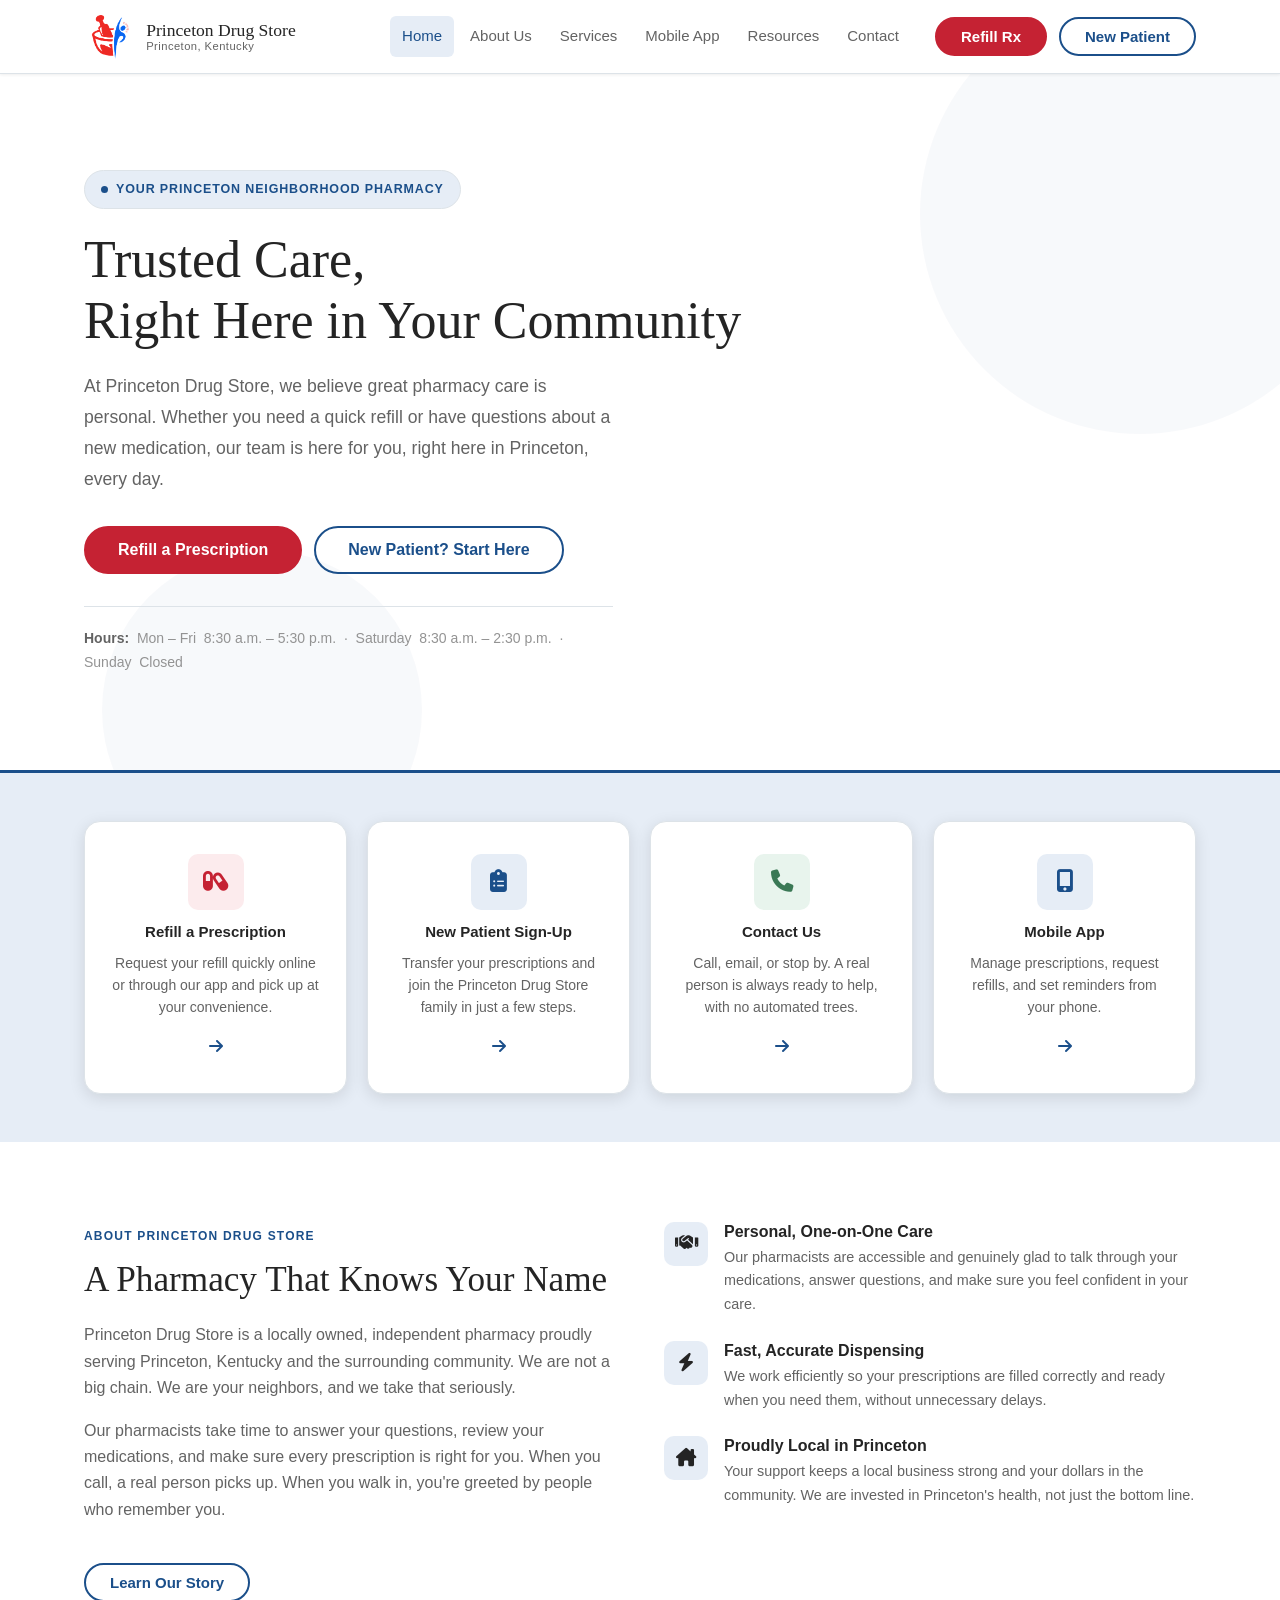
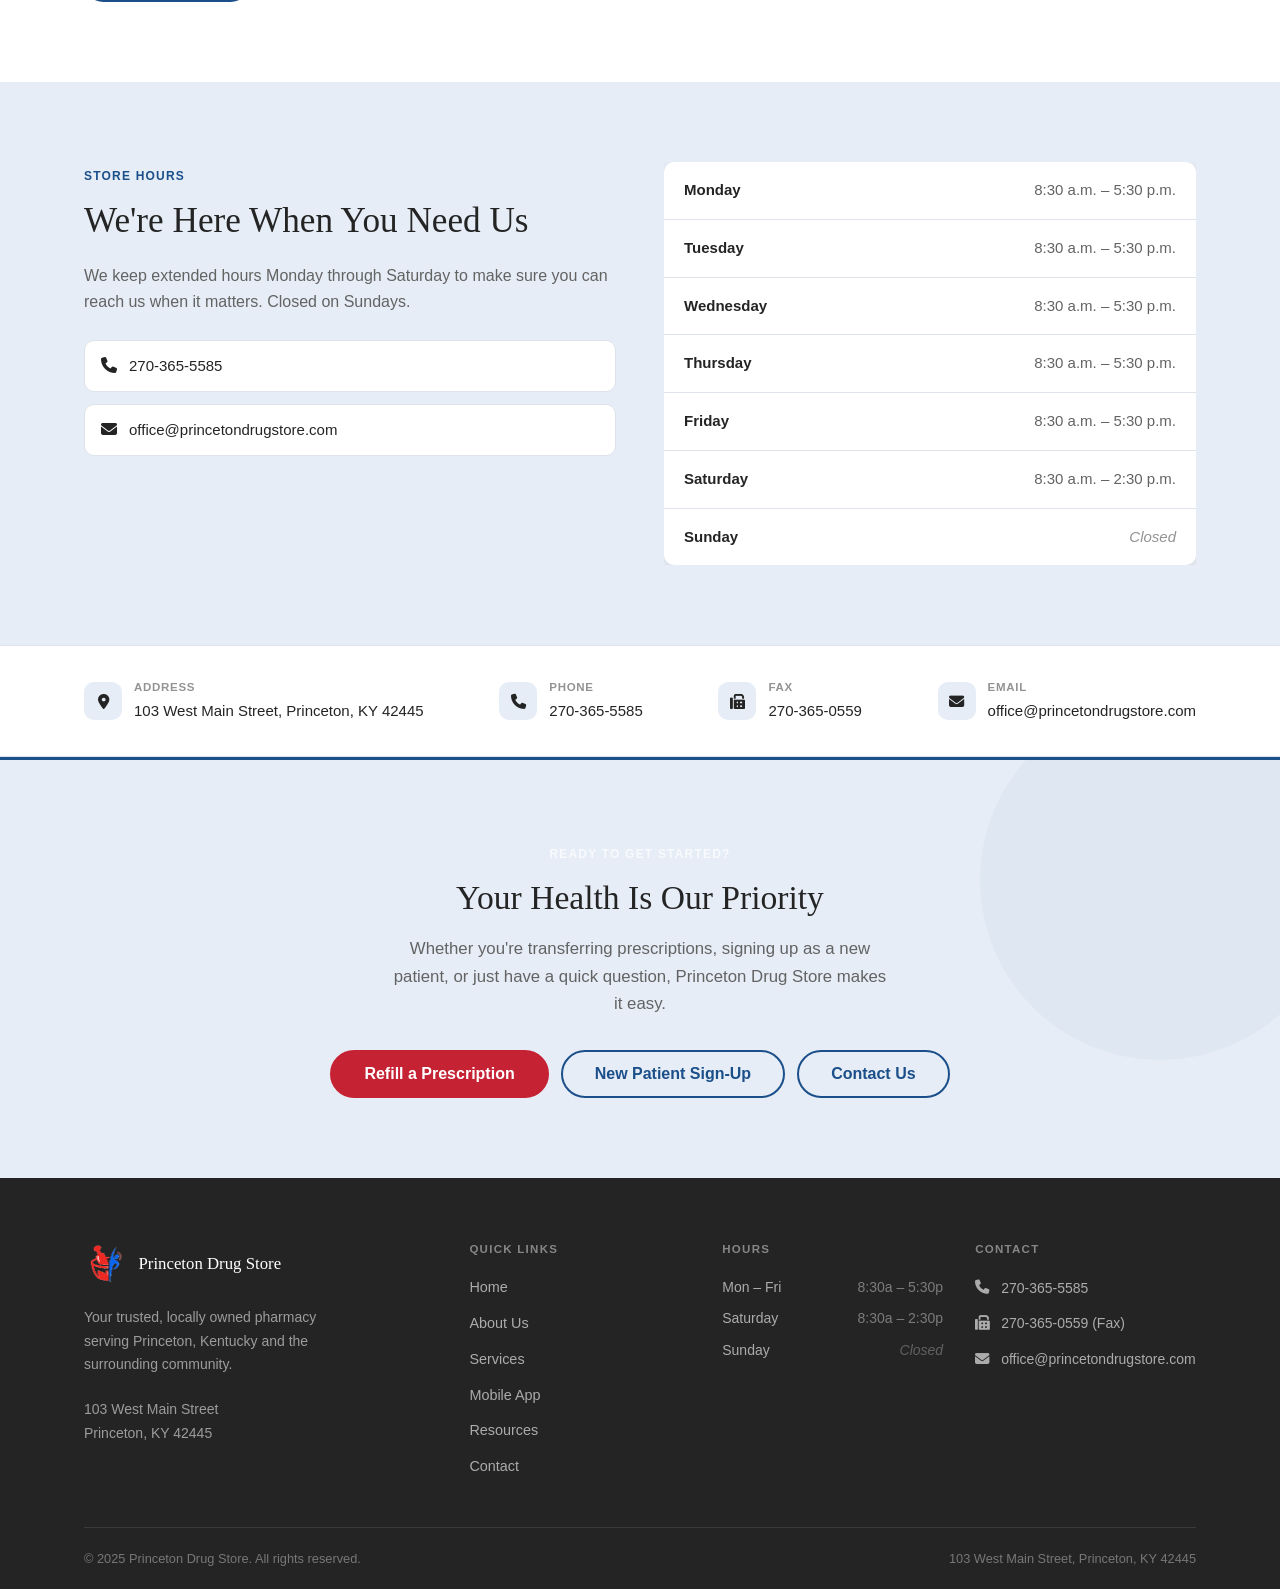
<file: index.html>
<!DOCTYPE html>
<html lang="en">
<head>
  <meta charset="UTF-8" />
  <meta name="viewport" content="width=device-width, initial-scale=1.0" />
  <meta name="description" content="Princeton Drug Store is your trusted, locally owned pharmacy in Princeton, Kentucky. Prescription refills, medication counseling, immunizations, and more, from a team that knows you by name." />
  <title>Princeton Drug Store | Princeton, KY</title>
  <link rel="stylesheet" href="styles.css" />
  <link rel="stylesheet" href="https://cdnjs.cloudflare.com/ajax/libs/font-awesome/6.5.1/css/all.min.css" />
</head>
<body>

  <!-- ============================================================
       SITE HEADER - repeated on every page
       ============================================================ -->
  <header class="site-header">
    <div class="container header-inner">

      <a href="index.html" class="logo" aria-label="Princeton Drug Store Home">
        <img src="assets/pharmacy-logo.png" alt="" class="logo-mark" />
        <div class="logo-text">
          <span class="logo-name">Princeton Drug Store</span>
          <span class="logo-tagline">Princeton, Kentucky</span>
        </div>
      </a>

      <nav class="main-nav" id="main-nav" aria-label="Main navigation">
        <ul class="nav-list">
          <li><a href="index.html">Home</a></li>
          <li><a href="about.html">About Us</a></li>
          <li><a href="services.html">Services</a></li>
          <li><a href="mobile-app.html">Mobile App</a></li>
          <li><a href="resources.html">Resources</a></li>
          <li><a href="contact.html">Contact</a></li>
        </ul>
        <!-- These buttons are visible only in the mobile nav panel -->
        <div class="nav-mobile-actions">
          <a href="contact.html" class="btn btn-accent btn-lg">Refill a Prescription</a>
          <!-- TODO: Replace # with your new patient registration URL -->
          <a href="contact.html" class="btn btn-outline btn-lg">New Patient Sign-Up</a>
        </div>
      </nav>

      <!-- Desktop action buttons -->
      <div class="header-actions">
        <a href="contact.html" class="btn btn-accent">Refill Rx</a>
        <!-- TODO: Replace # with your new patient registration URL -->
        <a href="contact.html" class="btn btn-outline">New Patient</a>
      </div>

      <button
        class="mobile-menu-toggle"
        id="mobile-menu-toggle"
        aria-controls="main-nav"
        aria-expanded="false"
        aria-label="Toggle navigation menu"
      >
        <span></span>
        <span></span>
        <span></span>
      </button>

    </div>
  </header>
  <!-- ============================================================
       END SITE HEADER
       ============================================================ -->


  <main>

    <!-- ────────────────────────────────────────────────────────
         HERO
         ──────────────────────────────────────────────────────── -->
    <section class="hero" aria-labelledby="hero-heading">
      <div class="container">
        <div class="hero-inner">

          <div class="hero-badge" aria-hidden="true">
            <span class="hero-badge-dot"></span>
            Your Princeton Neighborhood Pharmacy
          </div>

          <h1 id="hero-heading">
            Trusted Care,<br>
            Right Here in Your Community
          </h1>

          <p class="hero-sub">
            At Princeton Drug Store, we believe great pharmacy care is personal.
            Whether you need a quick refill or have questions about a new
            medication, our team is here for you, right here in Princeton,
            every day.
          </p>

          <div class="hero-actions">
            <a href="contact.html" class="btn btn-accent btn-lg">Refill a Prescription</a>
            <!-- TODO: Replace # with your new patient registration URL -->
            <a href="contact.html" class="btn btn-outline btn-lg">New Patient? Start Here</a>
          </div>

          <p class="hero-note">
            <strong>Hours:</strong>&nbsp;
            Mon – Fri &nbsp;8:30 a.m. – 5:30 p.m.
            &nbsp;·&nbsp;
            Saturday &nbsp;8:30 a.m. – 2:30 p.m.
            &nbsp;·&nbsp;
            Sunday &nbsp;Closed
          </p>

        </div>
      </div>
    </section>
    <!-- END HERO -->


    <!-- ────────────────────────────────────────────────────────
         QUICK ACTION CARDS
         ──────────────────────────────────────────────────────── -->
    <section class="section section--sm section--alt" aria-label="Quick actions">
      <div class="container">
        <div class="action-cards">

          <a href="contact.html" class="action-card">
            <div class="action-card-icon action-card-icon--accent" aria-hidden="true"><i class="fa-solid fa-capsules"></i></div>
            <h3>Refill a Prescription</h3>
            <p>Request your refill quickly online or through our app and pick up at your convenience.</p>
            <span class="action-card-arrow" aria-hidden="true"><i class="fa-solid fa-arrow-right"></i></span>
          </a>

          <!-- TODO: Replace # with your new patient registration URL -->
          <a href="#" class="action-card">
            <div class="action-card-icon action-card-icon--primary" aria-hidden="true"><i class="fa-solid fa-clipboard-list"></i></div>
            <h3>New Patient Sign-Up</h3>
            <p>Transfer your prescriptions and join the Princeton Drug Store family in just a few steps.</p>
            <span class="action-card-arrow" aria-hidden="true"><i class="fa-solid fa-arrow-right"></i></span>
          </a>

          <a href="contact.html" class="action-card">
            <div class="action-card-icon action-card-icon--green" aria-hidden="true"><i class="fa-solid fa-phone"></i></div>
            <h3>Contact Us</h3>
            <p>Call, email, or stop by. A real person is always ready to help, with no automated trees.</p>
            <span class="action-card-arrow" aria-hidden="true"><i class="fa-solid fa-arrow-right"></i></span>
          </a>

          <a href="mobile-app.html" class="action-card">
            <div class="action-card-icon action-card-icon--primary" aria-hidden="true"><i class="fa-solid fa-mobile-screen-button"></i></div>
            <h3>Mobile App</h3>
            <p>Manage prescriptions, request refills, and set reminders from your phone.</p>
            <span class="action-card-arrow" aria-hidden="true"><i class="fa-solid fa-arrow-right"></i></span>
          </a>

        </div>
      </div>
    </section>
    <!-- END QUICK ACTION CARDS -->


    <!-- ────────────────────────────────────────────────────────
         WELCOME / TRUST SECTION
         ──────────────────────────────────────────────────────── -->
    <section class="section section--white" aria-labelledby="welcome-heading">
      <div class="container">
        <div class="welcome-grid">

          <div class="welcome-text">
            <span class="section-label">About Princeton Drug Store</span>
            <h2 id="welcome-heading">A Pharmacy That Knows Your Name</h2>
            <p>
              Princeton Drug Store is a locally owned, independent pharmacy proudly serving
              Princeton, Kentucky and the surrounding community. We are not a big chain.
              We are your neighbors, and we take that seriously.
            </p>
            <p>
              Our pharmacists take time to answer your questions, review your medications,
              and make sure every prescription is right for you. When you call, a real person
              picks up. When you walk in, you're greeted by people who remember you.
            </p>
            <a href="about.html" class="btn btn-outline mt-6">Learn Our Story</a>
          </div>

          <div class="trust-points">

            <div class="trust-point">
              <div class="trust-point-icon" aria-hidden="true"><i class="fa-solid fa-handshake"></i></div>
              <div class="trust-point-body">
                <h4>Personal, One-on-One Care</h4>
                <p>Our pharmacists are accessible and genuinely glad to talk through your medications, answer questions, and make sure you feel confident in your care.</p>
              </div>
            </div>

            <div class="trust-point">
              <div class="trust-point-icon" aria-hidden="true"><i class="fa-solid fa-bolt"></i></div>
              <div class="trust-point-body">
                <h4>Fast, Accurate Dispensing</h4>
                <p>We work efficiently so your prescriptions are filled correctly and ready when you need them, without unnecessary delays.</p>
              </div>
            </div>

            <div class="trust-point">
              <div class="trust-point-icon" aria-hidden="true"><i class="fa-solid fa-house-chimney"></i></div>
              <div class="trust-point-body">
                <h4>Proudly Local in Princeton</h4>
                <p>Your support keeps a local business strong and your dollars in the community. We are invested in Princeton's health, not just the bottom line.</p>
              </div>
            </div>

          </div>

        </div>
      </div>
    </section>
    <!-- END WELCOME / TRUST SECTION -->


    <!-- ────────────────────────────────────────────────────────
         HOURS SECTION
         ──────────────────────────────────────────────────────── -->
    <section class="section section--alt" aria-labelledby="hours-heading">
      <div class="container">
        <div class="hours-grid">

          <div class="hours-info">
            <span class="section-label">Store Hours</span>
            <h2 id="hours-heading">We're Here When You Need Us</h2>
            <p>
              We keep extended hours Monday through Saturday to make sure you can reach us
              when it matters. Closed on Sundays.
            </p>
            <div class="hours-contact-links">
              <a href="tel:2703655585" class="hours-contact-link">
                <span aria-hidden="true"><i class="fa-solid fa-phone"></i></span>
                270-365-5585
              </a>
              <a href="mailto:office@princetondrugstore.com" class="hours-contact-link">
                <span aria-hidden="true"><i class="fa-solid fa-envelope"></i></span>
                office@princetondrugstore.com
              </a>
            </div>
          </div>

          <div class="hours-table-wrap">
            <table class="hours-table" aria-label="Pharmacy hours of operation">
              <tbody>
                <tr>
                  <td>Monday</td>
                  <td>8:30 a.m. – 5:30 p.m.</td>
                </tr>
                <tr>
                  <td>Tuesday</td>
                  <td>8:30 a.m. – 5:30 p.m.</td>
                </tr>
                <tr>
                  <td>Wednesday</td>
                  <td>8:30 a.m. – 5:30 p.m.</td>
                </tr>
                <tr>
                  <td>Thursday</td>
                  <td>8:30 a.m. – 5:30 p.m.</td>
                </tr>
                <tr>
                  <td>Friday</td>
                  <td>8:30 a.m. – 5:30 p.m.</td>
                </tr>
                <tr>
                  <td>Saturday</td>
                  <td>8:30 a.m. – 2:30 p.m.</td>
                </tr>
                <tr>
                  <td>Sunday</td>
                  <td class="hours-closed">Closed</td>
                </tr>
              </tbody>
            </table>
          </div>

        </div>
      </div>
    </section>
    <!-- END HOURS SECTION -->


    <!-- ────────────────────────────────────────────────────────
         CONTACT STRIP
         ──────────────────────────────────────────────────────── -->
    <div class="contact-strip" aria-label="Contact information summary">
      <div class="container">
        <div class="contact-strip-inner">

          <div class="contact-strip-item">
            <div class="contact-strip-icon" aria-hidden="true"><i class="fa-solid fa-location-dot"></i></div>
            <div>
              <strong>Address</strong>
              <span>103 West Main Street, Princeton, KY 42445</span>
            </div>
          </div>

          <div class="contact-strip-item">
            <div class="contact-strip-icon" aria-hidden="true"><i class="fa-solid fa-phone"></i></div>
            <div>
              <strong>Phone</strong>
              <a href="tel:2703655585">270-365-5585</a>
            </div>
          </div>

          <div class="contact-strip-item">
            <div class="contact-strip-icon" aria-hidden="true"><i class="fa-solid fa-fax"></i></div>
            <div>
              <strong>Fax</strong>
              <span>270-365-0559</span>
            </div>
          </div>

          <div class="contact-strip-item">
            <div class="contact-strip-icon" aria-hidden="true"><i class="fa-solid fa-envelope"></i></div>
            <div>
              <strong>Email</strong>
              <a href="mailto:office@princetondrugstore.com">office@princetondrugstore.com</a>
            </div>
          </div>

        </div>
      </div>
    </div>
    <!-- END CONTACT STRIP -->


    <!-- ────────────────────────────────────────────────────────
         CTA STRIP
         ──────────────────────────────────────────────────────── -->
    <section class="cta-strip" aria-labelledby="cta-heading">
      <div class="container">
        <span class="section-label section-label--light">Ready to Get Started?</span>
        <h2 id="cta-heading">Your Health Is Our Priority</h2>
        <p>
          Whether you're transferring prescriptions, signing up as a new patient, or just
          have a quick question, Princeton Drug Store makes it easy.
        </p>
        <div class="btn-group">
          <a href="contact.html" class="btn btn-accent btn-lg">Refill a Prescription</a>
          <!-- TODO: Replace # with your new patient registration URL -->
          <a href="contact.html" class="btn btn-outline btn-lg">New Patient Sign-Up</a>
          <a href="contact.html" class="btn btn-outline btn-lg">Contact Us</a>
        </div>
      </div>
    </section>
    <!-- END CTA STRIP -->

  </main>


  <!-- ============================================================
       SITE FOOTER - repeated on every page
       ============================================================ -->
  <footer class="site-footer" aria-label="Site footer">
    <div class="container">
      <div class="footer-grid">

        <div class="footer-col">
          <a href="index.html" class="footer-logo" aria-label="Princeton Drug Store Home">
            <img src="assets/pharmacy-logo.png" alt="" class="footer-logo-mark" />
            <span class="footer-logo-name">Princeton Drug Store</span>
          </a>
          <p class="footer-tagline">
            Your trusted, locally owned pharmacy serving Princeton, Kentucky
            and the surrounding community.
          </p>
          <address class="footer-address">
            103 West Main Street<br>
            Princeton, KY 42445
          </address>
        </div>

        <div class="footer-col">
          <h4>Quick Links</h4>
          <nav class="footer-links" aria-label="Footer navigation">
            <a href="index.html">Home</a>
            <a href="about.html">About Us</a>
            <a href="services.html">Services</a>
            <a href="mobile-app.html">Mobile App</a>
            <a href="resources.html">Resources</a>
            <a href="contact.html">Contact</a>
          </nav>
        </div>

        <div class="footer-col">
          <h4>Hours</h4>
          <div class="footer-hours">
            <div class="footer-hours-row">
              <span>Mon – Fri</span>
              <span>8:30a – 5:30p</span>
            </div>
            <div class="footer-hours-row">
              <span>Saturday</span>
              <span>8:30a – 2:30p</span>
            </div>
            <div class="footer-hours-row">
              <span>Sunday</span>
              <span class="closed">Closed</span>
            </div>
          </div>
        </div>

        <div class="footer-col">
          <h4>Contact</h4>
          <div class="footer-contact-links">
            <a href="tel:2703655585" class="footer-contact-link">
              <span aria-hidden="true"><i class="fa-solid fa-phone"></i></span> 270-365-5585
            </a>
            <a href="tel:2703650559" class="footer-contact-link">
              <span aria-hidden="true"><i class="fa-solid fa-fax"></i></span> 270-365-0559 (Fax)
            </a>
            <a href="mailto:office@princetondrugstore.com" class="footer-contact-link">
              <span aria-hidden="true"><i class="fa-solid fa-envelope"></i></span> office@princetondrugstore.com
            </a>
          </div>
        </div>

      </div>

      <div class="footer-bottom">
        <span>&copy; 2025 Princeton Drug Store. All rights reserved.</span>
        <span>103 West Main Street, Princeton, KY 42445</span>
      </div>
    </div>
  </footer>
  <!-- ============================================================
       END SITE FOOTER
       ============================================================ -->


  <script src="script.js"></script>
</body>
</html>
</file>
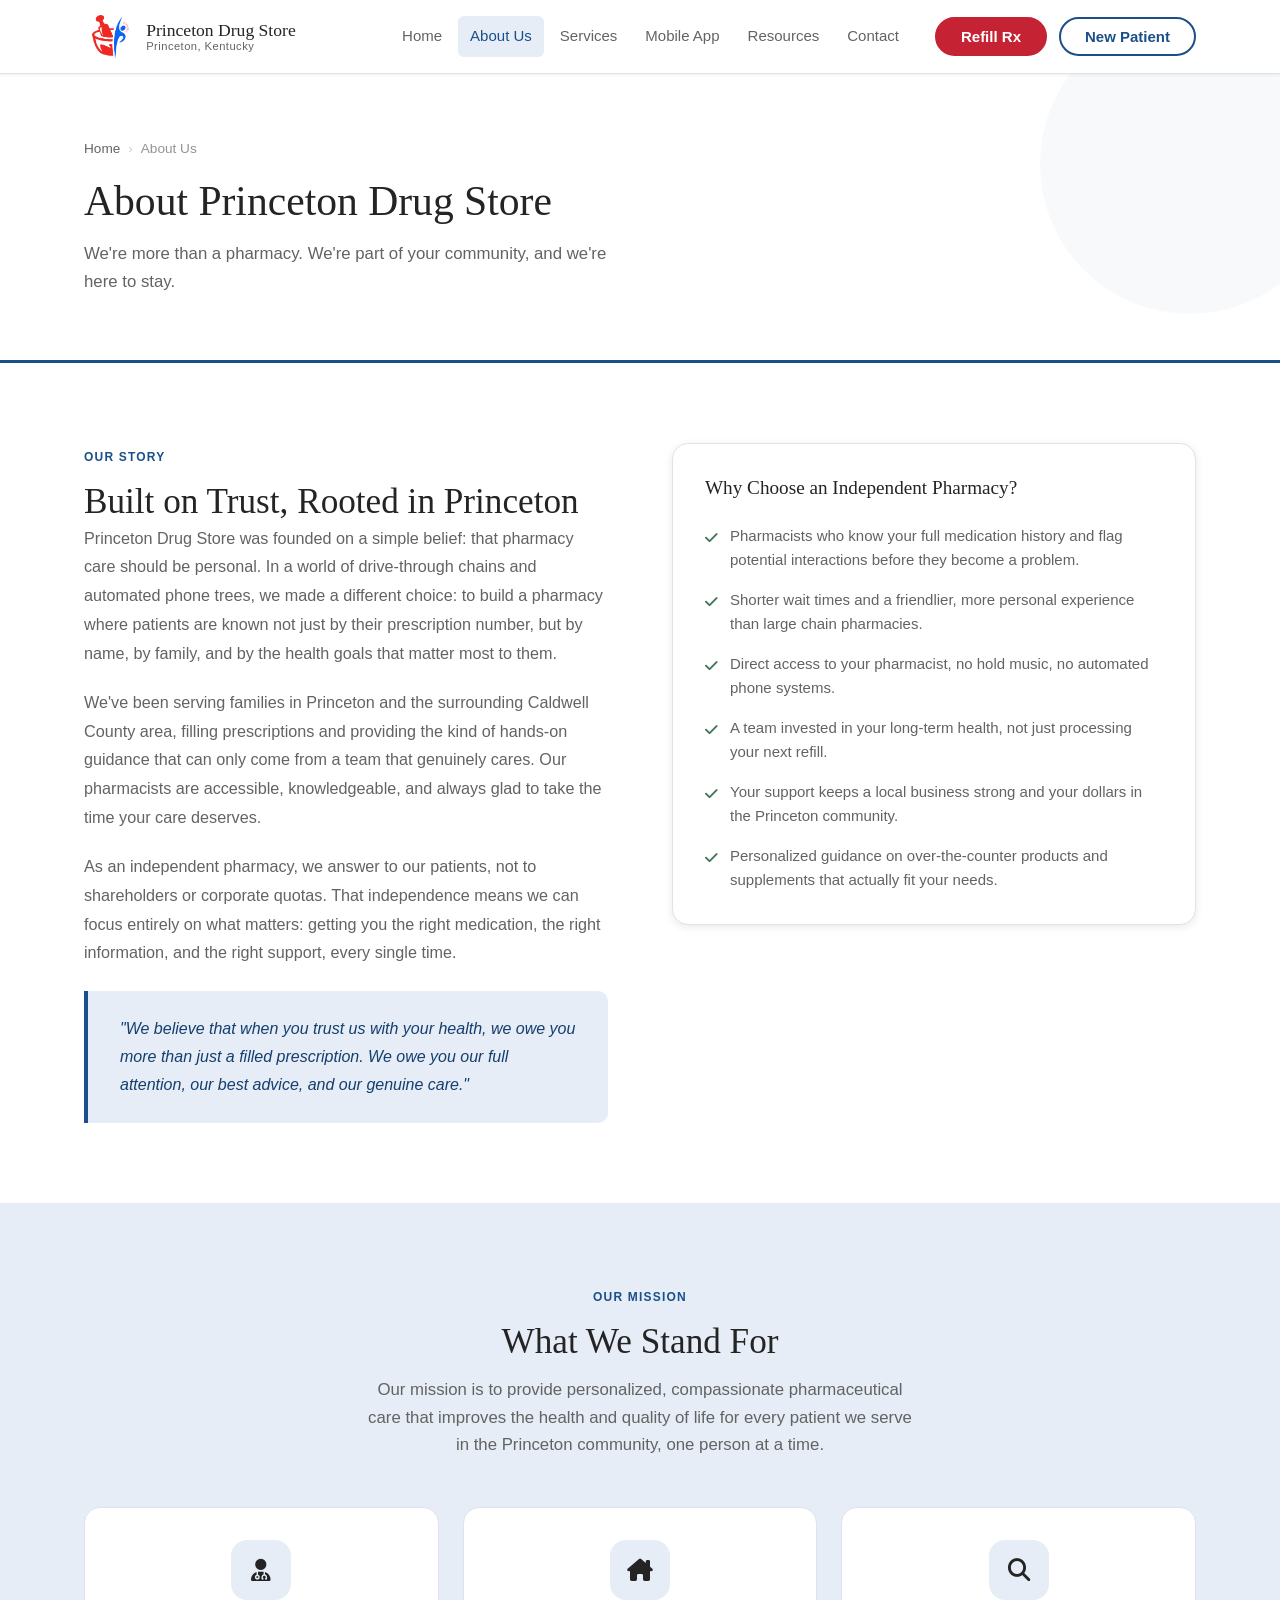
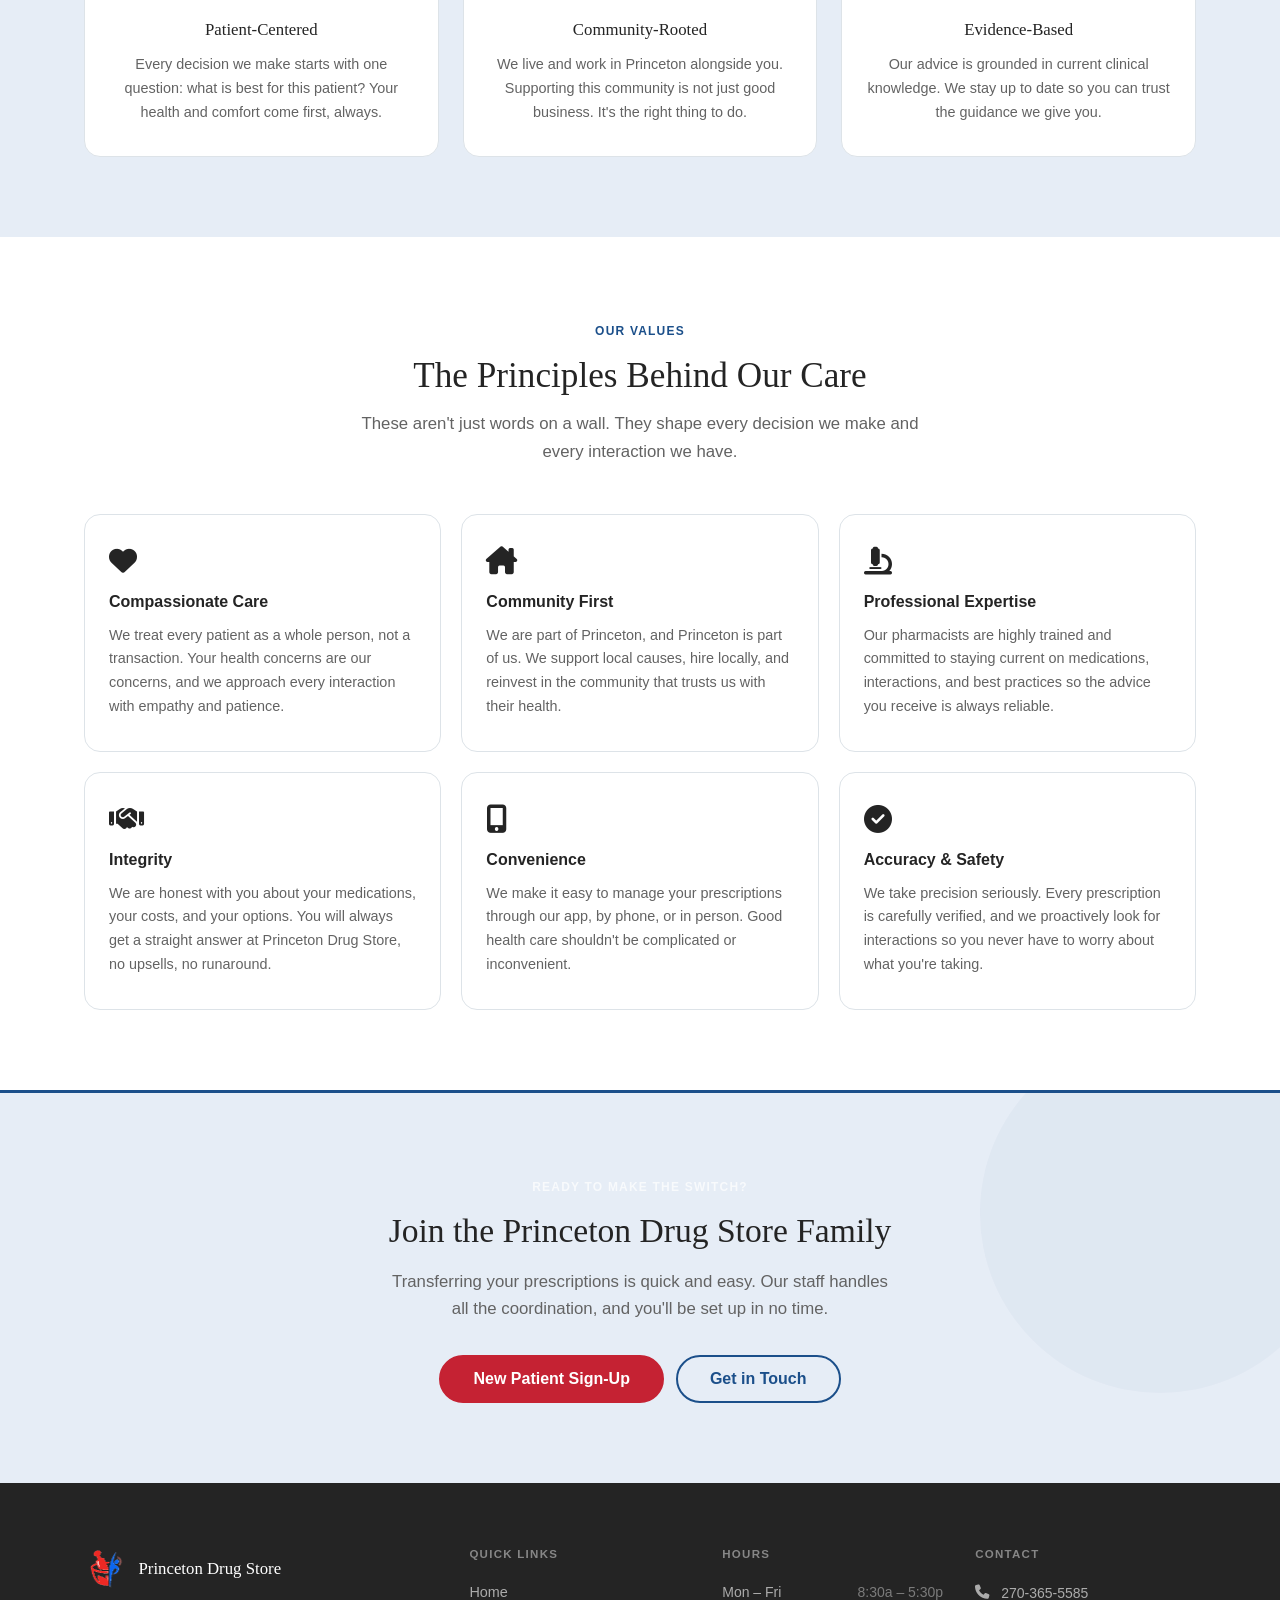
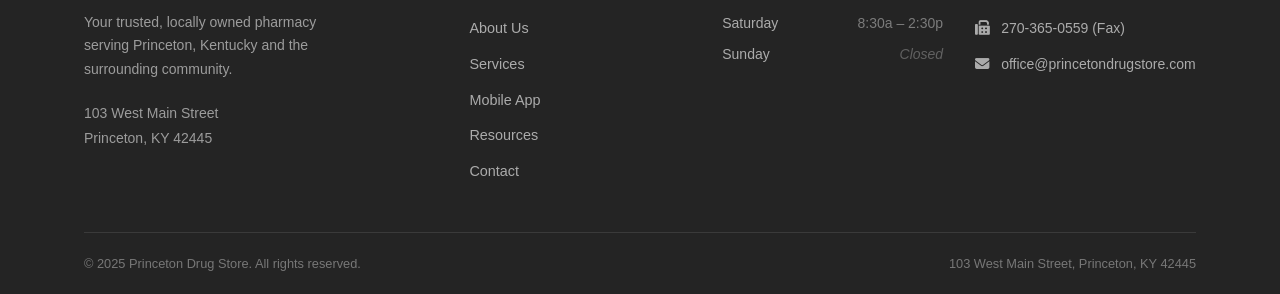
<file: about.html>
<!DOCTYPE html>
<html lang="en">
<head>
  <meta charset="UTF-8" />
  <meta name="viewport" content="width=device-width, initial-scale=1.0" />
  <meta name="description" content="Learn about Princeton Drug Store, a locally owned, community-focused pharmacy in Princeton, Kentucky. Our story, mission, and core values." />
  <title>About Us | Princeton Drug Store</title>
  <link rel="stylesheet" href="styles.css" />
  <link rel="stylesheet" href="https://cdnjs.cloudflare.com/ajax/libs/font-awesome/6.5.1/css/all.min.css" />
</head>
<body>

  <!-- ============================================================
       SITE HEADER
       ============================================================ -->
  <header class="site-header">
    <div class="container header-inner">

      <a href="index.html" class="logo" aria-label="Princeton Drug Store Home">
        <img src="assets/pharmacy-logo.png" alt="" class="logo-mark" />
        <div class="logo-text">
          <span class="logo-name">Princeton Drug Store</span>
          <span class="logo-tagline">Princeton, Kentucky</span>
        </div>
      </a>

      <nav class="main-nav" id="main-nav" aria-label="Main navigation">
        <ul class="nav-list">
          <li><a href="index.html">Home</a></li>
          <li><a href="about.html">About Us</a></li>
          <li><a href="services.html">Services</a></li>
          <li><a href="mobile-app.html">Mobile App</a></li>
          <li><a href="resources.html">Resources</a></li>
          <li><a href="contact.html">Contact</a></li>
        </ul>
        <div class="nav-mobile-actions">
          <a href="contact.html" class="btn btn-accent btn-lg">Refill a Prescription</a>
          <!-- TODO: Replace # with your new patient registration URL -->
          <a href="contact.html" class="btn btn-outline btn-lg">New Patient Sign-Up</a>
        </div>
      </nav>

      <div class="header-actions">
        <a href="contact.html" class="btn btn-accent">Refill Rx</a>
        <!-- TODO: Replace # with your new patient registration URL -->
        <a href="contact.html" class="btn btn-outline">New Patient</a>
      </div>

      <button
        class="mobile-menu-toggle"
        id="mobile-menu-toggle"
        aria-controls="main-nav"
        aria-expanded="false"
        aria-label="Toggle navigation menu"
      >
        <span></span>
        <span></span>
        <span></span>
      </button>

    </div>
  </header>
  <!-- END SITE HEADER -->


  <main>

    <!-- ────────────────────────────────────────────────────────
         PAGE HERO
         ──────────────────────────────────────────────────────── -->
    <section class="page-hero" aria-labelledby="page-title">
      <div class="container page-hero-inner">
        <nav class="breadcrumb" aria-label="Breadcrumb">
          <a href="index.html">Home</a>
          <span class="breadcrumb-sep" aria-hidden="true">›</span>
          <span aria-current="page">About Us</span>
        </nav>
        <h1 id="page-title">About Princeton Drug Store</h1>
        <p>We're more than a pharmacy. We're part of your community, and we're here to stay.</p>
      </div>
    </section>
    <!-- END PAGE HERO -->


    <!-- ────────────────────────────────────────────────────────
         OUR STORY
         ──────────────────────────────────────────────────────── -->
    <section class="section section--white" aria-labelledby="story-heading">
      <div class="container">
        <div class="story-grid">

          <div class="prose">
            <span class="section-label">Our Story</span>
            <h2 id="story-heading">Built on Trust, Rooted in Princeton</h2>
            <p>
              Princeton Drug Store was founded on a simple belief: that pharmacy care should be
              personal. In a world of drive-through chains and automated phone trees, we made
              a different choice: to build a pharmacy where patients are known not just by their
              prescription number, but by name, by family, and by the health goals that matter most
              to them.
            </p>
            <p>
              We've been serving families in Princeton and the surrounding Caldwell County area,
              filling prescriptions and providing the kind of hands-on guidance that can only come
              from a team that genuinely cares. Our pharmacists are accessible, knowledgeable, and
              always glad to take the time your care deserves.
            </p>
            <p>
              As an independent pharmacy, we answer to our patients, not to shareholders or
              corporate quotas. That independence means we can focus entirely on what matters:
              getting you the right medication, the right information, and the right support,
              every single time.
            </p>

            <div class="story-callout">
              <p>
                "We believe that when you trust us with your health, we owe you more than just
                a filled prescription. We owe you our full attention, our best advice, and our
                genuine care."
              </p>
            </div>
          </div>

          <div>
            <div class="story-aside">
              <h3>Why Choose an Independent Pharmacy?</h3>
              <ul class="aside-list">
                <li class="aside-list-item">Pharmacists who know your full medication history and flag potential interactions before they become a problem.</li>
                <li class="aside-list-item">Shorter wait times and a friendlier, more personal experience than large chain pharmacies.</li>
                <li class="aside-list-item">Direct access to your pharmacist, no hold music, no automated phone systems.</li>
                <li class="aside-list-item">A team invested in your long-term health, not just processing your next refill.</li>
                <li class="aside-list-item">Your support keeps a local business strong and your dollars in the Princeton community.</li>
                <li class="aside-list-item">Personalized guidance on over-the-counter products and supplements that actually fit your needs.</li>
              </ul>
            </div>
          </div>

        </div>
      </div>
    </section>
    <!-- END OUR STORY -->


    <!-- ────────────────────────────────────────────────────────
         MISSION
         ──────────────────────────────────────────────────────── -->
    <section class="section section--alt" aria-labelledby="mission-heading">
      <div class="container">
        <div class="section-header section-header--center">
          <span class="section-label">Our Mission</span>
          <h2 id="mission-heading">What We Stand For</h2>
          <p>
            Our mission is to provide personalized, compassionate pharmaceutical care
            that improves the health and quality of life for every patient we serve in
            the Princeton community, one person at a time.
          </p>
        </div>

        <div class="grid-3">

          <div class="feature-card">
            <div class="feature-card-icon" aria-hidden="true"><i class="fa-solid fa-user-doctor"></i></div>
            <h3>Patient-Centered</h3>
            <p>
              Every decision we make starts with one question: what is best for this
              patient? Your health and comfort come first, always.
            </p>
          </div>

          <div class="feature-card">
            <div class="feature-card-icon" aria-hidden="true"><i class="fa-solid fa-house-chimney"></i></div>
            <h3>Community-Rooted</h3>
            <p>
              We live and work in Princeton alongside you. Supporting this community
              is not just good business. It's the right thing to do.
            </p>
          </div>

          <div class="feature-card">
            <div class="feature-card-icon" aria-hidden="true"><i class="fa-solid fa-magnifying-glass"></i></div>
            <h3>Evidence-Based</h3>
            <p>
              Our advice is grounded in current clinical knowledge. We stay up to date
              so you can trust the guidance we give you.
            </p>
          </div>

        </div>
      </div>
    </section>
    <!-- END MISSION -->


    <!-- ────────────────────────────────────────────────────────
         VALUES
         ──────────────────────────────────────────────────────── -->
    <section class="section section--white" aria-labelledby="values-heading">
      <div class="container">
        <div class="section-header section-header--center">
          <span class="section-label">Our Values</span>
          <h2 id="values-heading">The Principles Behind Our Care</h2>
          <p>These aren't just words on a wall. They shape every decision we make and every interaction we have.</p>
        </div>

        <div class="value-cards">

          <div class="value-card">
            <span class="value-card-icon" aria-hidden="true"><i class="fa-solid fa-heart"></i></span>
            <h3>Compassionate Care</h3>
            <p>We treat every patient as a whole person, not a transaction. Your health concerns are our concerns, and we approach every interaction with empathy and patience.</p>
          </div>

          <div class="value-card">
            <span class="value-card-icon" aria-hidden="true"><i class="fa-solid fa-house-chimney"></i></span>
            <h3>Community First</h3>
            <p>We are part of Princeton, and Princeton is part of us. We support local causes, hire locally, and reinvest in the community that trusts us with their health.</p>
          </div>

          <div class="value-card">
            <span class="value-card-icon" aria-hidden="true"><i class="fa-solid fa-microscope"></i></span>
            <h3>Professional Expertise</h3>
            <p>Our pharmacists are highly trained and committed to staying current on medications, interactions, and best practices so the advice you receive is always reliable.</p>
          </div>

          <div class="value-card">
            <span class="value-card-icon" aria-hidden="true"><i class="fa-solid fa-handshake"></i></span>
            <h3>Integrity</h3>
            <p>We are honest with you about your medications, your costs, and your options. You will always get a straight answer at Princeton Drug Store, no upsells, no runaround.</p>
          </div>

          <div class="value-card">
            <span class="value-card-icon" aria-hidden="true"><i class="fa-solid fa-mobile-screen-button"></i></span>
            <h3>Convenience</h3>
            <p>We make it easy to manage your prescriptions through our app, by phone, or in person. Good health care shouldn't be complicated or inconvenient.</p>
          </div>

          <div class="value-card">
            <span class="value-card-icon" aria-hidden="true"><i class="fa-solid fa-circle-check"></i></span>
            <h3>Accuracy & Safety</h3>
            <p>We take precision seriously. Every prescription is carefully verified, and we proactively look for interactions so you never have to worry about what you're taking.</p>
          </div>

        </div>
      </div>
    </section>
    <!-- END VALUES -->


    <!-- ────────────────────────────────────────────────────────
         CTA STRIP
         ──────────────────────────────────────────────────────── -->
    <section class="cta-strip" aria-labelledby="about-cta-heading">
      <div class="container">
        <span class="section-label section-label--light">Ready to Make the Switch?</span>
        <h2 id="about-cta-heading">Join the Princeton Drug Store Family</h2>
        <p>
          Transferring your prescriptions is quick and easy. Our staff handles all the
          coordination, and you'll be set up in no time.
        </p>
        <div class="btn-group">
          <!-- TODO: Replace # with your new patient registration URL -->
          <a href="contact.html" class="btn btn-accent btn-lg">New Patient Sign-Up</a>
          <a href="contact.html" class="btn btn-outline btn-lg">Get in Touch</a>
        </div>
      </div>
    </section>
    <!-- END CTA STRIP -->

  </main>


  <!-- ============================================================
       SITE FOOTER
       ============================================================ -->
  <footer class="site-footer" aria-label="Site footer">
    <div class="container">
      <div class="footer-grid">

        <div class="footer-col">
          <a href="index.html" class="footer-logo" aria-label="Princeton Drug Store Home">
            <img src="assets/pharmacy-logo.png" alt="" class="footer-logo-mark" />
            <span class="footer-logo-name">Princeton Drug Store</span>
          </a>
          <p class="footer-tagline">
            Your trusted, locally owned pharmacy serving Princeton, Kentucky
            and the surrounding community.
          </p>
          <address class="footer-address">
            103 West Main Street<br>
            Princeton, KY 42445
          </address>
        </div>

        <div class="footer-col">
          <h4>Quick Links</h4>
          <nav class="footer-links" aria-label="Footer navigation">
            <a href="index.html">Home</a>
            <a href="about.html">About Us</a>
            <a href="services.html">Services</a>
            <a href="mobile-app.html">Mobile App</a>
            <a href="resources.html">Resources</a>
            <a href="contact.html">Contact</a>
          </nav>
        </div>

        <div class="footer-col">
          <h4>Hours</h4>
          <div class="footer-hours">
            <div class="footer-hours-row">
              <span>Mon – Fri</span>
              <span>8:30a – 5:30p</span>
            </div>
            <div class="footer-hours-row">
              <span>Saturday</span>
              <span>8:30a – 2:30p</span>
            </div>
            <div class="footer-hours-row">
              <span>Sunday</span>
              <span class="closed">Closed</span>
            </div>
          </div>
        </div>

        <div class="footer-col">
          <h4>Contact</h4>
          <div class="footer-contact-links">
            <a href="tel:2703655585" class="footer-contact-link">
              <span aria-hidden="true"><i class="fa-solid fa-phone"></i></span> 270-365-5585
            </a>
            <a href="tel:2703650559" class="footer-contact-link">
              <span aria-hidden="true"><i class="fa-solid fa-fax"></i></span> 270-365-0559 (Fax)
            </a>
            <a href="mailto:office@princetondrugstore.com" class="footer-contact-link">
              <span aria-hidden="true"><i class="fa-solid fa-envelope"></i></span> office@princetondrugstore.com
            </a>
          </div>
        </div>

      </div>

      <div class="footer-bottom">
        <span>&copy; 2025 Princeton Drug Store. All rights reserved.</span>
        <span>103 West Main Street, Princeton, KY 42445</span>
      </div>
    </div>
  </footer>
  <!-- END SITE FOOTER -->


  <script src="script.js"></script>
</body>
</html>
</file>
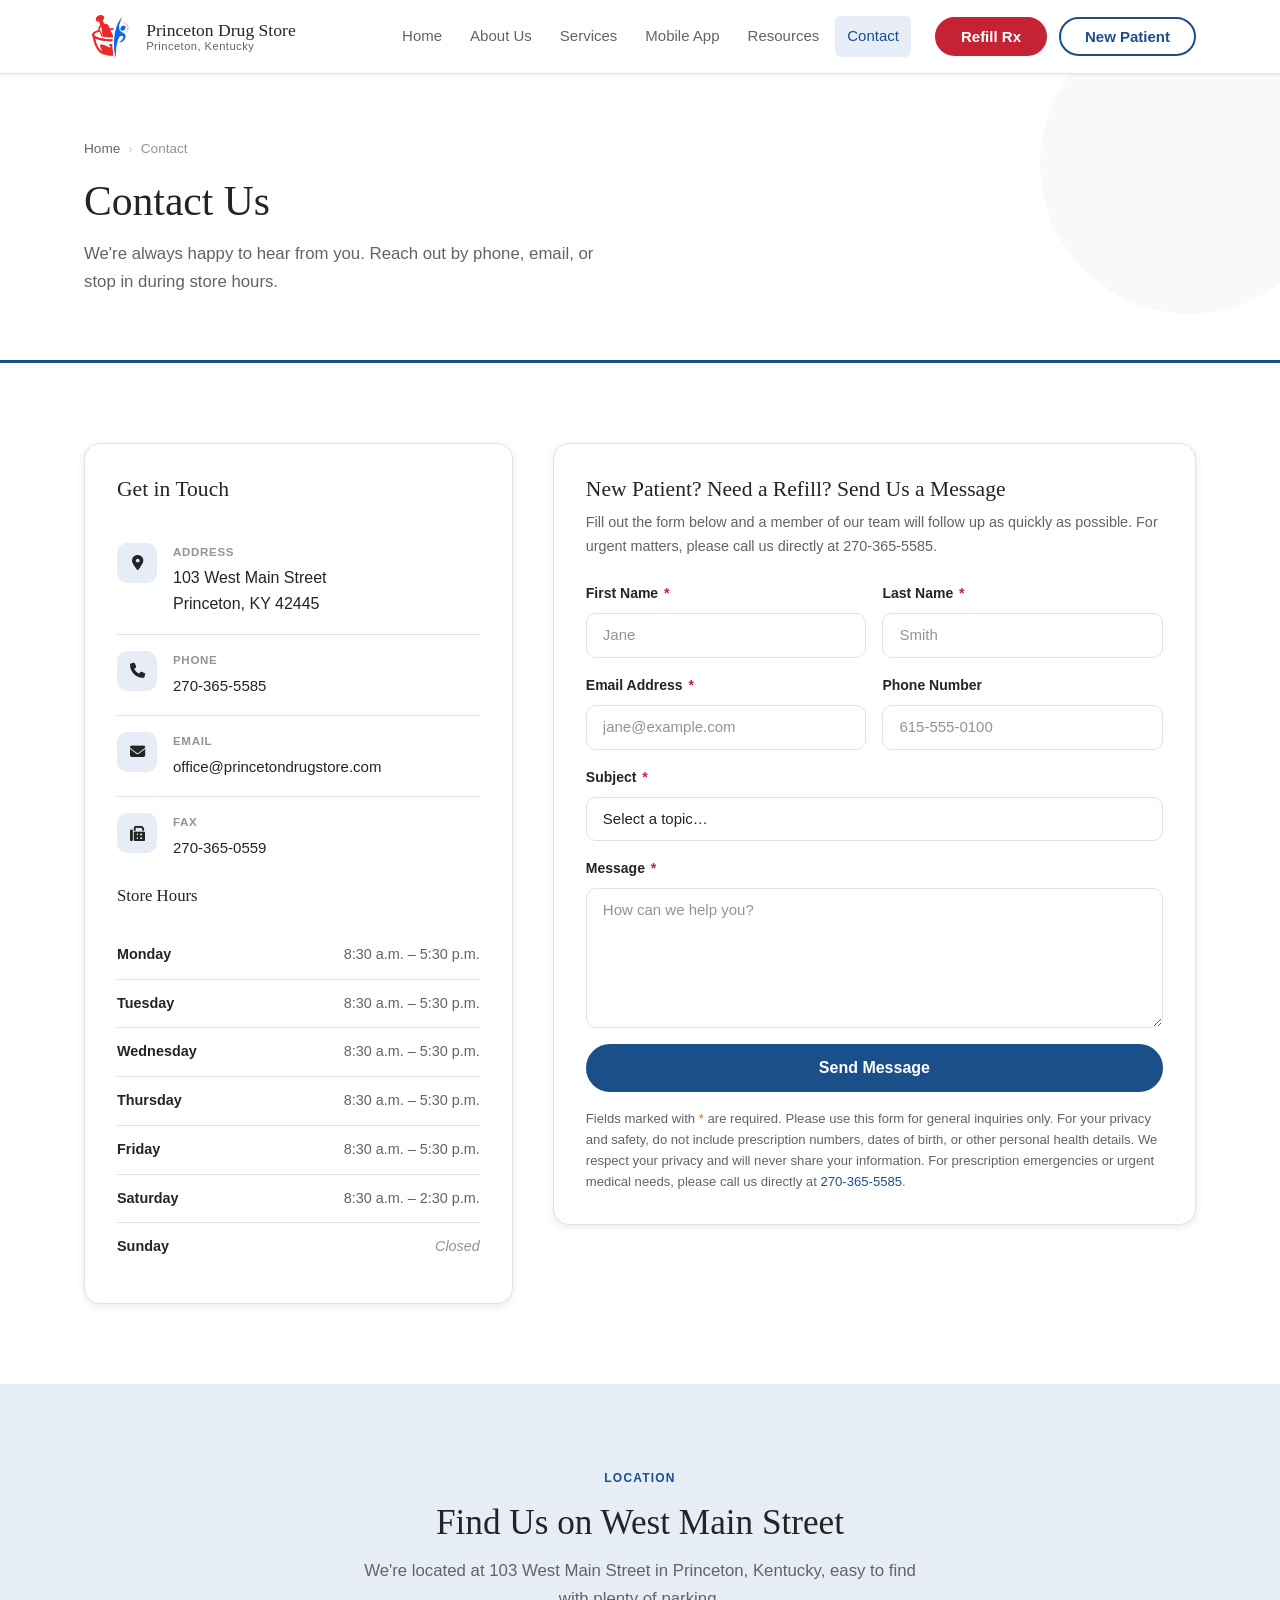
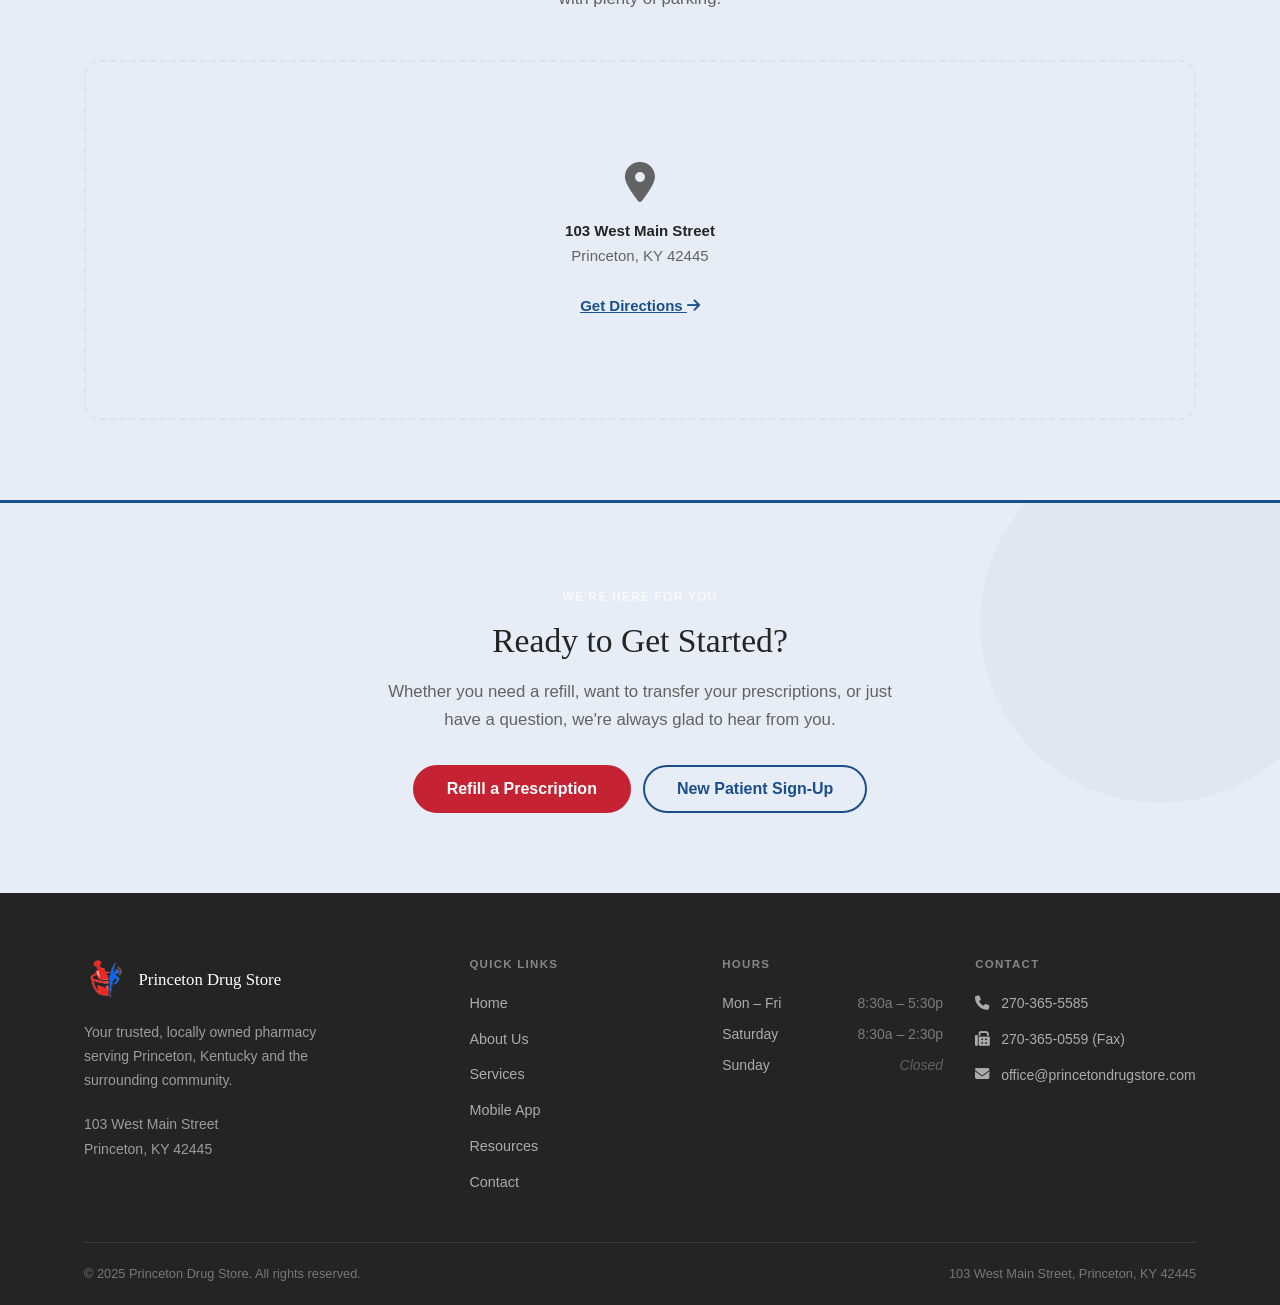
<file: contact.html>
<!DOCTYPE html>
<html lang="en">
<head>
  <meta charset="UTF-8" />
  <meta name="viewport" content="width=device-width, initial-scale=1.0" />
  <meta name="description" content="Contact Princeton Drug Store in Princeton, KY. Address: 103 West Main Street. Phone: 270-365-5585. Hours: Mon–Fri 8:30am–6pm, Sat 8:30am–4pm." />
  <title>Contact Us | Princeton Drug Store</title>
  <link rel="stylesheet" href="styles.css" />
  <link rel="stylesheet" href="https://cdnjs.cloudflare.com/ajax/libs/font-awesome/6.5.1/css/all.min.css" />
</head>
<body>

  <!-- ============================================================
       SITE HEADER
       ============================================================ -->
  <header class="site-header">
    <div class="container header-inner">

      <a href="index.html" class="logo" aria-label="Princeton Drug Store Home">
        <img src="assets/pharmacy-logo.png" alt="" class="logo-mark" />
        <div class="logo-text">
          <span class="logo-name">Princeton Drug Store</span>
          <span class="logo-tagline">Princeton, Kentucky</span>
        </div>
      </a>

      <nav class="main-nav" id="main-nav" aria-label="Main navigation">
        <ul class="nav-list">
          <li><a href="index.html">Home</a></li>
          <li><a href="about.html">About Us</a></li>
          <li><a href="services.html">Services</a></li>
          <li><a href="mobile-app.html">Mobile App</a></li>
          <li><a href="resources.html">Resources</a></li>
          <li><a href="contact.html">Contact</a></li>
        </ul>
        <div class="nav-mobile-actions">
          <a href="contact.html" class="btn btn-accent btn-lg">Refill a Prescription</a>
          <!-- TODO: Replace # with your new patient registration URL -->
          <a href="contact.html" class="btn btn-outline btn-lg">New Patient Sign-Up</a>
        </div>
      </nav>

      <div class="header-actions">
        <a href="contact.html" class="btn btn-accent">Refill Rx</a>
        <!-- TODO: Replace # with your new patient registration URL -->
        <a href="contact.html" class="btn btn-outline">New Patient</a>
      </div>

      <button
        class="mobile-menu-toggle"
        id="mobile-menu-toggle"
        aria-controls="main-nav"
        aria-expanded="false"
        aria-label="Toggle navigation menu"
      >
        <span></span>
        <span></span>
        <span></span>
      </button>

    </div>
  </header>
  <!-- END SITE HEADER -->


  <main>

    <!-- ────────────────────────────────────────────────────────
         PAGE HERO
         ──────────────────────────────────────────────────────── -->
    <section class="page-hero" aria-labelledby="page-title">
      <div class="container page-hero-inner">
        <nav class="breadcrumb" aria-label="Breadcrumb">
          <a href="index.html">Home</a>
          <span class="breadcrumb-sep" aria-hidden="true">›</span>
          <span aria-current="page">Contact</span>
        </nav>
        <h1 id="page-title">Contact Us</h1>
        <p>We're always happy to hear from you. Reach out by phone, email, or stop in during store hours.</p>
      </div>
    </section>
    <!-- END PAGE HERO -->


    <!-- ────────────────────────────────────────────────────────
         CONTACT INFO + FORM
         ──────────────────────────────────────────────────────── -->
    <section class="section section--white" aria-labelledby="contact-info-heading">
      <div class="container">
        <div class="contact-page-grid">

          <!-- Contact Info Block -->
          <div class="contact-info-block">
            <h2 id="contact-info-heading">Get in Touch</h2>

            <div class="contact-detail">
              <div class="contact-detail-icon" aria-hidden="true"><i class="fa-solid fa-location-dot"></i></div>
              <div class="contact-detail-body">
                <strong>Address</strong>
                <address style="font-style: normal;">
                  103 West Main Street<br>
                  Princeton, KY 42445
                </address>
              </div>
            </div>

            <div class="contact-detail">
              <div class="contact-detail-icon" aria-hidden="true"><i class="fa-solid fa-phone"></i></div>
              <div class="contact-detail-body">
                <strong>Phone</strong>
                <a href="tel:2703655585">270-365-5585</a>
              </div>
            </div>

            <div class="contact-detail">
              <div class="contact-detail-icon" aria-hidden="true"><i class="fa-solid fa-envelope"></i></div>
              <div class="contact-detail-body">
                <strong>Email</strong>
                <a href="mailto:office@princetondrugstore.com">office@princetondrugstore.com</a>
              </div>
            </div>

            <div class="contact-detail">
              <div class="contact-detail-icon" aria-hidden="true"><i class="fa-solid fa-fax"></i></div>
              <div class="contact-detail-body">
                <strong>Fax</strong>
                <span>270-365-0559</span>
              </div>
            </div>

            <!-- Hours sub-table -->
            <h3 style="font-size: 1.05rem; margin-top: 1.5rem; margin-bottom: 0.5rem;">Store Hours</h3>
            <table class="hours-contact-table" aria-label="Store hours">
              <tbody>
                <tr>
                  <td>Monday</td>
                  <td>8:30 a.m. – 5:30 p.m.</td>
                </tr>
                <tr>
                  <td>Tuesday</td>
                  <td>8:30 a.m. – 5:30 p.m.</td>
                </tr>
                <tr>
                  <td>Wednesday</td>
                  <td>8:30 a.m. – 5:30 p.m.</td>
                </tr>
                <tr>
                  <td>Thursday</td>
                  <td>8:30 a.m. – 5:30 p.m.</td>
                </tr>
                <tr>
                  <td>Friday</td>
                  <td>8:30 a.m. – 5:30 p.m.</td>
                </tr>
                <tr>
                  <td>Saturday</td>
                  <td>8:30 a.m. – 2:30 p.m.</td>
                </tr>
                <tr>
                  <td>Sunday</td>
                  <td style="color: #939393; font-style: italic;">Closed</td>
                </tr>
              </tbody>
            </table>
          </div>
          <!-- End Contact Info Block -->


          <!-- Contact Form -->
          <div class="contact-form-wrap" role="region" aria-labelledby="form-heading">
            <h2 id="form-heading">New Patient? Need a Refill? Send Us a Message</h2>
            <p>
              Fill out the form below and a member of our team will follow up as quickly
              as possible. For urgent matters, please call us directly at 270-365-5585.
            </p>

            <!-- Contact form. Submits via FormSubmit (https://formsubmit.co). -->
            <form
              id="contact-form"
              action="https://formsubmit.co/office@princetondrugstore.com"
              method="POST"
              aria-label="Contact form"
              novalidate
            >
              <input type="hidden" name="_subject" value="New message from the Princeton Drug Store website" />
              <input type="hidden" name="_template" value="table" />
              <input type="hidden" name="_captcha" value="false" />
              <!-- Honeypot: leave empty. Bot submissions that fill this are rejected. -->
              <input type="text" name="_honey" style="display:none;" tabindex="-1" autocomplete="off" aria-hidden="true" />

              <div class="form-row">
                <div class="form-group">
                  <label class="form-label" for="first-name">
                    First Name <span aria-hidden="true">*</span>
                  </label>
                  <input
                    class="form-input"
                    type="text"
                    id="first-name"
                    name="first_name"
                    placeholder="Jane"
                    required
                    autocomplete="given-name"
                  />
                </div>
                <div class="form-group">
                  <label class="form-label" for="last-name">
                    Last Name <span aria-hidden="true">*</span>
                  </label>
                  <input
                    class="form-input"
                    type="text"
                    id="last-name"
                    name="last_name"
                    placeholder="Smith"
                    required
                    autocomplete="family-name"
                  />
                </div>
              </div>

              <div class="form-row">
                <div class="form-group">
                  <label class="form-label" for="email">
                    Email Address <span aria-hidden="true">*</span>
                  </label>
                  <input
                    class="form-input"
                    type="email"
                    id="email"
                    name="email"
                    placeholder="jane@example.com"
                    required
                    autocomplete="email"
                  />
                </div>
                <div class="form-group">
                  <label class="form-label" for="phone">
                    Phone Number
                  </label>
                  <input
                    class="form-input"
                    type="tel"
                    id="phone"
                    name="phone"
                    placeholder="615-555-0100"
                    autocomplete="tel"
                  />
                </div>
              </div>

              <div class="form-group">
                <label class="form-label" for="subject">
                  Subject <span aria-hidden="true">*</span>
                </label>
                <select class="form-select" id="subject" name="subject" required>
                  <option value="" disabled selected>Select a topic…</option>
                  <option value="prescription-question">Prescription Question</option>
                  <option value="refill-request">Refill Request</option>
                  <option value="transfer">Transfer My Prescriptions</option>
                  <option value="new-patient">New Patient Inquiry</option>
                  <option value="insurance">Insurance / Billing Question</option>
                  <option value="immunization">Immunization / Vaccine Inquiry</option>
                  <option value="other">Other</option>
                </select>
              </div>

              <div class="form-group">
                <label class="form-label" for="message">
                  Message <span aria-hidden="true">*</span>
                </label>
                <textarea
                  class="form-textarea"
                  id="message"
                  name="message"
                  placeholder="How can we help you?"
                  required
                ></textarea>
              </div>

              <button type="submit" class="btn btn-primary btn-lg" style="width: 100%;">
                Send Message
              </button>

              <p class="form-status" id="form-status" role="status" aria-live="polite" hidden></p>

              <p class="form-note">
                Fields marked with <span style="color: #D0762A;" aria-hidden="true">*</span> are required.
                Please use this form for general inquiries only. For your privacy and safety, do not
                include prescription numbers, dates of birth, or other personal health details.
                We respect your privacy and will never share your information.
                For prescription emergencies or urgent medical needs, please call us directly
                at <a href="tel:2703655585">270-365-5585</a>.
              </p>

            </form>
          </div>
          <!-- End Contact Form -->

        </div>
      </div>
    </section>
    <!-- END CONTACT INFO + FORM -->


    <!-- ────────────────────────────────────────────────────────
         MAP SECTION
         ──────────────────────────────────────────────────────── -->
    <section class="section section--alt" aria-labelledby="map-heading">
      <div class="container">
        <div class="section-header section-header--center">
          <span class="section-label">Location</span>
          <h2 id="map-heading">Find Us on West Main Street</h2>
          <p>
            We're located at 103 West Main Street in Princeton, Kentucky, easy to find
            with plenty of parking.
          </p>
        </div>

        <!--
          TODO: Replace this placeholder with an embedded Google Map or other map service.
          To embed Google Maps:
          1. Go to maps.google.com and search for "Princeton Drug Store, 103 West Main Street, Princeton TN"
          2. Click Share → Embed a map → Copy the HTML
          3. Replace the <div class="map-placeholder"> block below with the <iframe> code
          4. Apply border-radius: var(--r-lg) and width: 100% to the iframe for consistent styling
        -->
        <div class="map-placeholder" role="img" aria-label="Map placeholder: 103 West Main Street, Princeton, KY 42445">
          <div class="map-placeholder-icon" aria-hidden="true"><i class="fa-solid fa-location-dot"></i></div>
          <p>
            <strong>103 West Main Street</strong><br>
            Princeton, KY 42445<br><br>
            <!-- TODO: Replace # with a Google Maps directions link -->
            <a href="#">Get Directions <i class="fa-solid fa-arrow-right"></i></a>
          </p>
        </div>

      </div>
    </section>
    <!-- END MAP SECTION -->


    <!-- ────────────────────────────────────────────────────────
         CTA STRIP
         ──────────────────────────────────────────────────────── -->
    <section class="cta-strip" aria-labelledby="contact-cta-heading">
      <div class="container">
        <span class="section-label section-label--light">We're Here for You</span>
        <h2 id="contact-cta-heading">Ready to Get Started?</h2>
        <p>
          Whether you need a refill, want to transfer your prescriptions, or just
          have a question, we're always glad to hear from you.
        </p>
        <div class="btn-group">
          <a href="contact.html" class="btn btn-accent btn-lg">Refill a Prescription</a>
          <!-- TODO: Replace # with your new patient registration URL -->
          <a href="contact.html" class="btn btn-outline btn-lg">New Patient Sign-Up</a>
        </div>
      </div>
    </section>
    <!-- END CTA STRIP -->

  </main>


  <!-- ============================================================
       SITE FOOTER
       ============================================================ -->
  <footer class="site-footer" aria-label="Site footer">
    <div class="container">
      <div class="footer-grid">

        <div class="footer-col">
          <a href="index.html" class="footer-logo" aria-label="Princeton Drug Store Home">
            <img src="assets/pharmacy-logo.png" alt="" class="footer-logo-mark" />
            <span class="footer-logo-name">Princeton Drug Store</span>
          </a>
          <p class="footer-tagline">
            Your trusted, locally owned pharmacy serving Princeton, Kentucky
            and the surrounding community.
          </p>
          <address class="footer-address">
            103 West Main Street<br>
            Princeton, KY 42445
          </address>
        </div>

        <div class="footer-col">
          <h4>Quick Links</h4>
          <nav class="footer-links" aria-label="Footer navigation">
            <a href="index.html">Home</a>
            <a href="about.html">About Us</a>
            <a href="services.html">Services</a>
            <a href="mobile-app.html">Mobile App</a>
            <a href="resources.html">Resources</a>
            <a href="contact.html">Contact</a>
          </nav>
        </div>

        <div class="footer-col">
          <h4>Hours</h4>
          <div class="footer-hours">
            <div class="footer-hours-row">
              <span>Mon – Fri</span>
              <span>8:30a – 5:30p</span>
            </div>
            <div class="footer-hours-row">
              <span>Saturday</span>
              <span>8:30a – 2:30p</span>
            </div>
            <div class="footer-hours-row">
              <span>Sunday</span>
              <span class="closed">Closed</span>
            </div>
          </div>
        </div>

        <div class="footer-col">
          <h4>Contact</h4>
          <div class="footer-contact-links">
            <a href="tel:2703655585" class="footer-contact-link">
              <span aria-hidden="true"><i class="fa-solid fa-phone"></i></span> 270-365-5585
            </a>
            <a href="tel:2703650559" class="footer-contact-link">
              <span aria-hidden="true"><i class="fa-solid fa-fax"></i></span> 270-365-0559 (Fax)
            </a>
            <a href="mailto:office@princetondrugstore.com" class="footer-contact-link">
              <span aria-hidden="true"><i class="fa-solid fa-envelope"></i></span> office@princetondrugstore.com
            </a>
          </div>
        </div>

      </div>

      <div class="footer-bottom">
        <span>&copy; 2025 Princeton Drug Store. All rights reserved.</span>
        <span>103 West Main Street, Princeton, KY 42445</span>
      </div>
    </div>
  </footer>
  <!-- END SITE FOOTER -->


  <script src="script.js"></script>
</body>
</html>
</file>
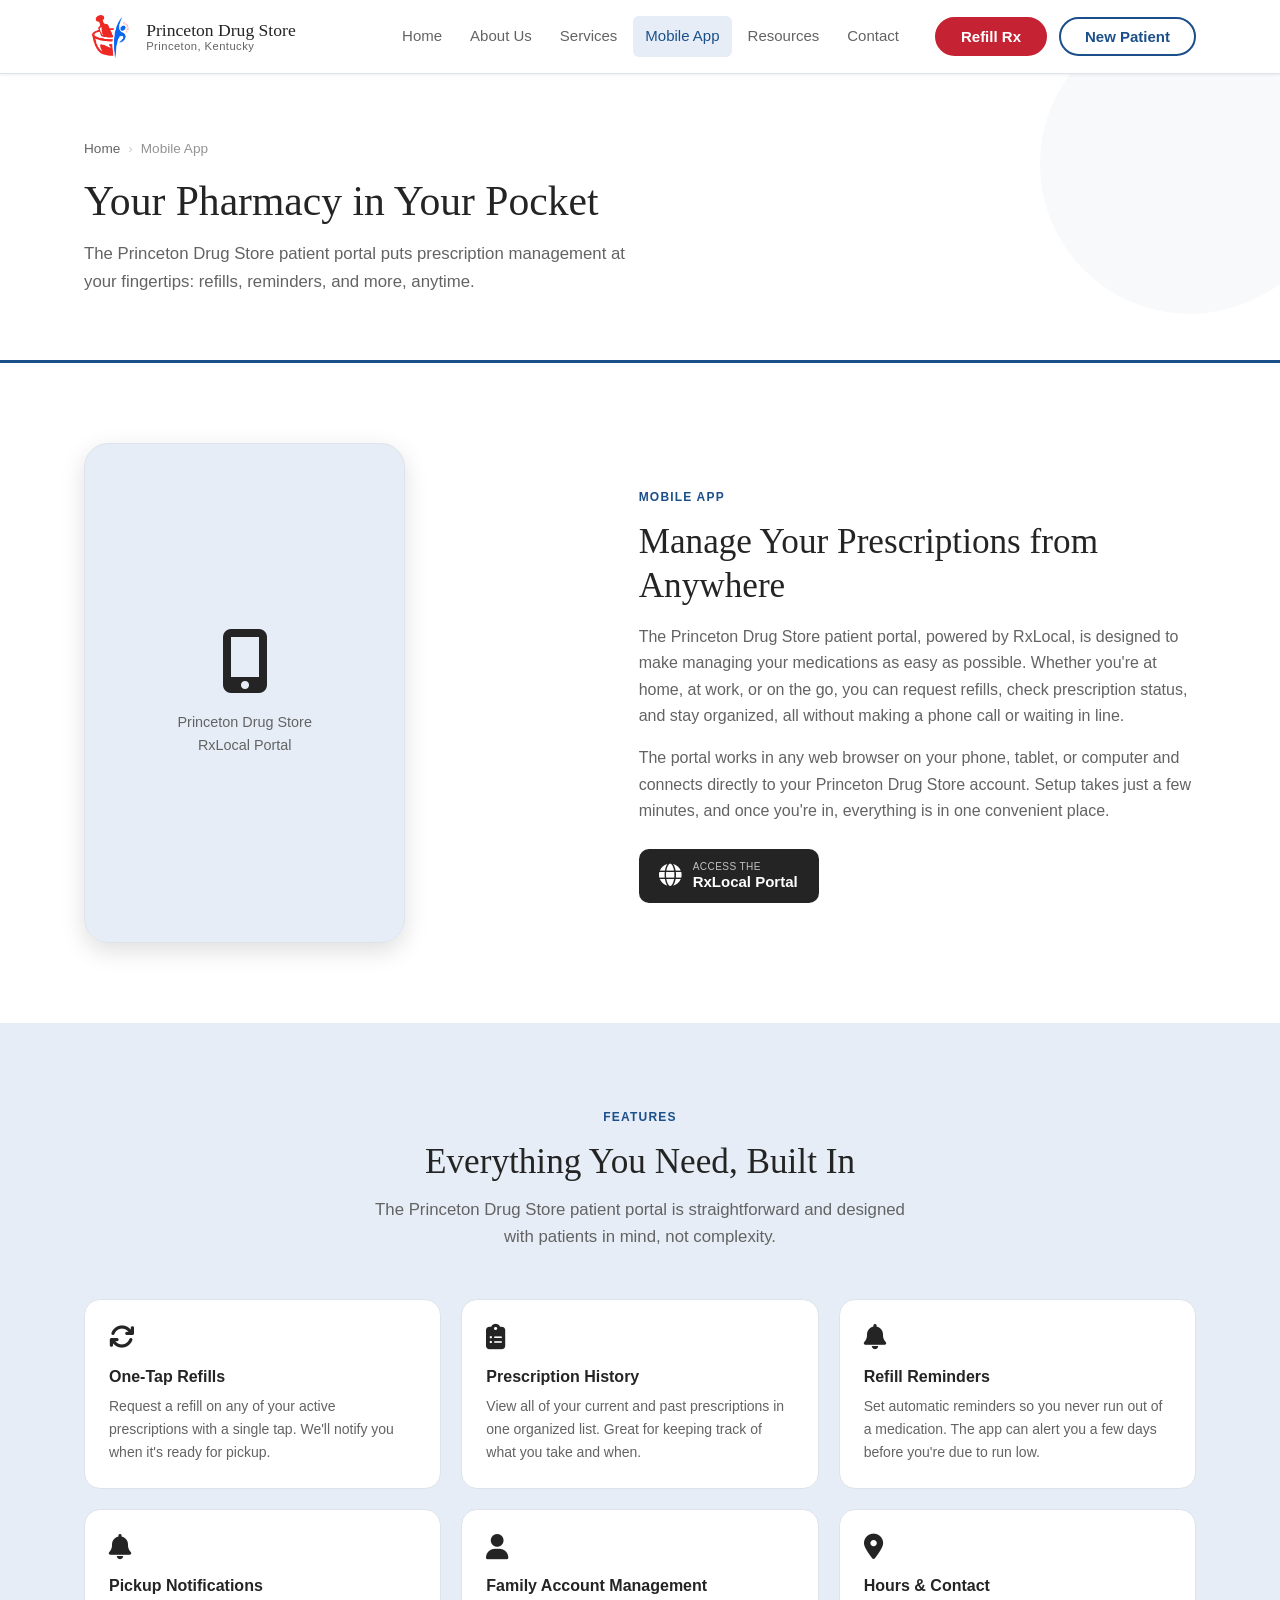
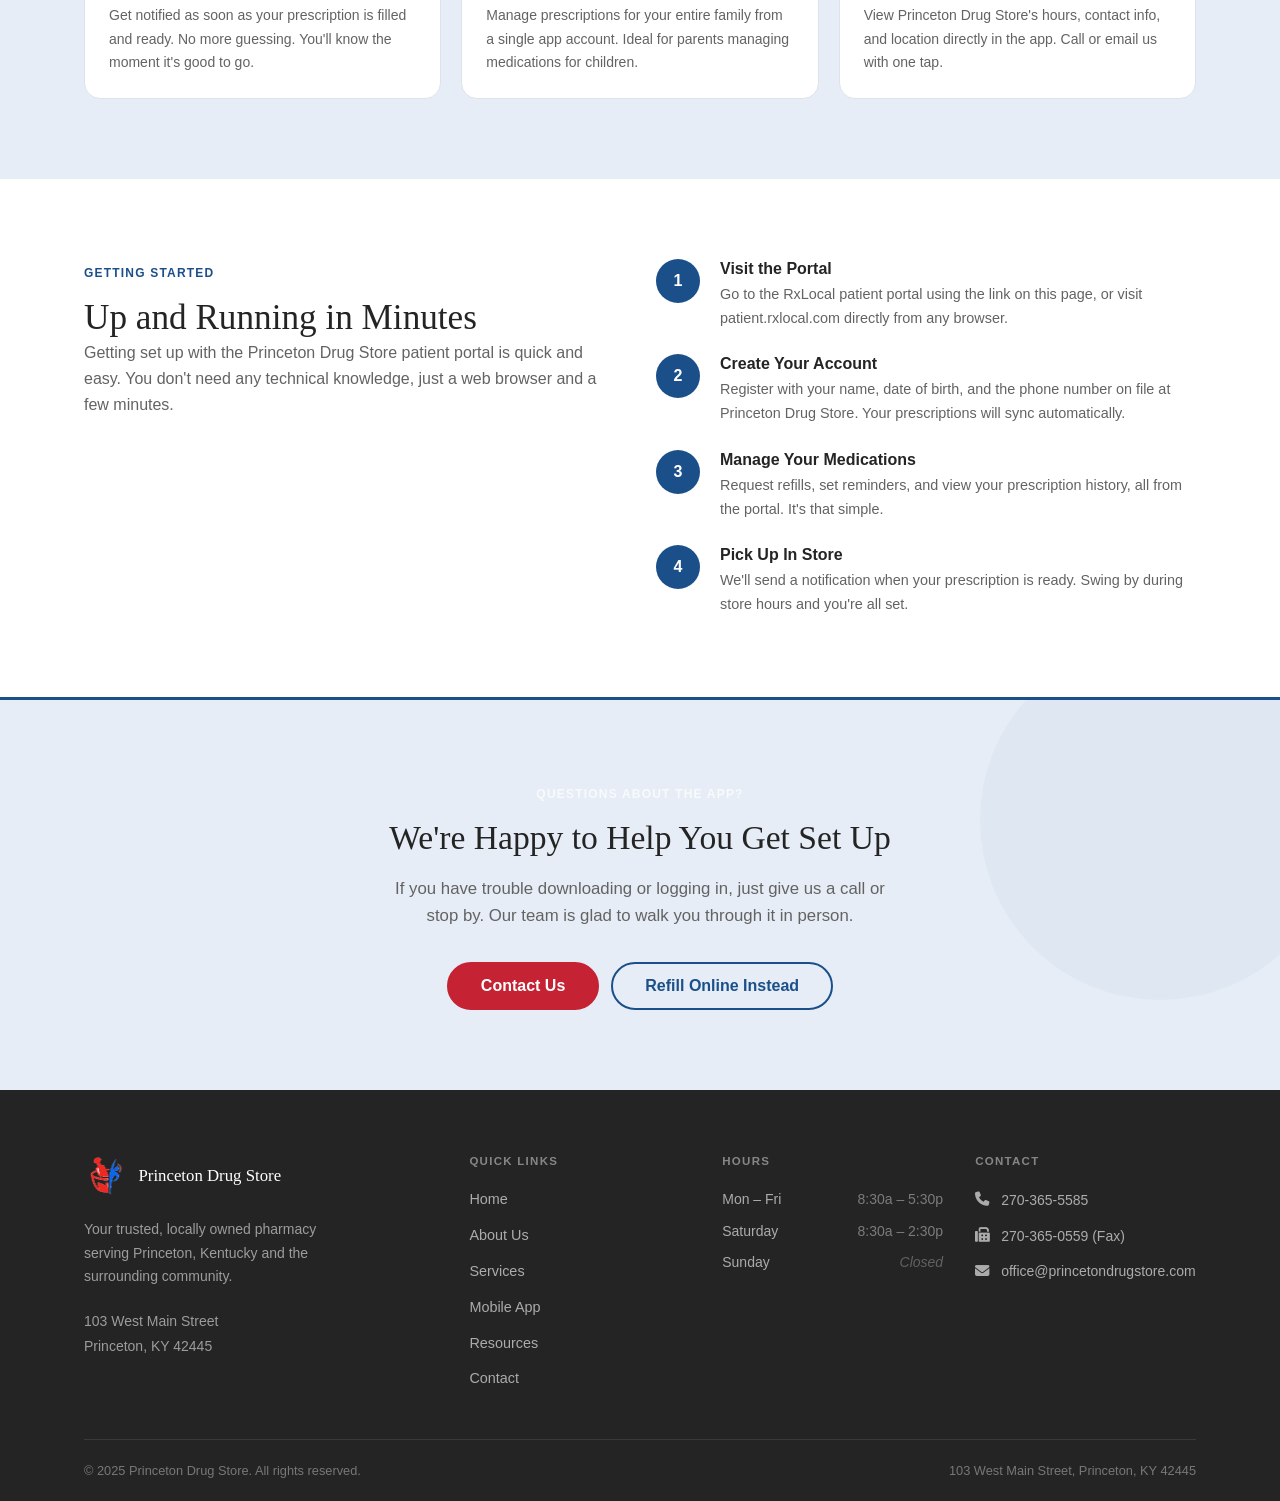
<file: mobile-app.html>
<!DOCTYPE html>
<html lang="en">
<head>
  <meta charset="UTF-8" />
  <meta name="viewport" content="width=device-width, initial-scale=1.0" />
  <meta name="description" content="Manage your prescriptions online with the Princeton Drug Store patient portal powered by RxLocal. Request refills, view your history, and stay connected with your pharmacy." />
  <title>Mobile App | Princeton Drug Store</title>
  <link rel="stylesheet" href="styles.css" />
  <link rel="stylesheet" href="https://cdnjs.cloudflare.com/ajax/libs/font-awesome/6.5.1/css/all.min.css" />
</head>
<body>

  <!-- ============================================================
       SITE HEADER
       ============================================================ -->
  <header class="site-header">
    <div class="container header-inner">

      <a href="index.html" class="logo" aria-label="Princeton Drug Store Home">
        <img src="assets/pharmacy-logo.png" alt="" class="logo-mark" />
        <div class="logo-text">
          <span class="logo-name">Princeton Drug Store</span>
          <span class="logo-tagline">Princeton, Kentucky</span>
        </div>
      </a>

      <nav class="main-nav" id="main-nav" aria-label="Main navigation">
        <ul class="nav-list">
          <li><a href="index.html">Home</a></li>
          <li><a href="about.html">About Us</a></li>
          <li><a href="services.html">Services</a></li>
          <li><a href="mobile-app.html">Mobile App</a></li>
          <li><a href="resources.html">Resources</a></li>
          <li><a href="contact.html">Contact</a></li>
        </ul>
        <div class="nav-mobile-actions">
          <a href="contact.html" class="btn btn-accent btn-lg">Refill a Prescription</a>
          <!-- TODO: Replace # with your new patient registration URL -->
          <a href="contact.html" class="btn btn-outline btn-lg">New Patient Sign-Up</a>
        </div>
      </nav>

      <div class="header-actions">
        <a href="contact.html" class="btn btn-accent">Refill Rx</a>
        <!-- TODO: Replace # with your new patient registration URL -->
        <a href="contact.html" class="btn btn-outline">New Patient</a>
      </div>

      <button
        class="mobile-menu-toggle"
        id="mobile-menu-toggle"
        aria-controls="main-nav"
        aria-expanded="false"
        aria-label="Toggle navigation menu"
      >
        <span></span>
        <span></span>
        <span></span>
      </button>

    </div>
  </header>
  <!-- END SITE HEADER -->


  <main>

    <!-- ────────────────────────────────────────────────────────
         PAGE HERO
         ──────────────────────────────────────────────────────── -->
    <section class="page-hero" aria-labelledby="page-title">
      <div class="container page-hero-inner">
        <nav class="breadcrumb" aria-label="Breadcrumb">
          <a href="index.html">Home</a>
          <span class="breadcrumb-sep" aria-hidden="true">›</span>
          <span aria-current="page">Mobile App</span>
        </nav>
        <h1 id="page-title">Your Pharmacy in Your Pocket</h1>
        <p>The Princeton Drug Store patient portal puts prescription management at your fingertips: refills, reminders, and more, anytime.</p>
      </div>
    </section>
    <!-- END PAGE HERO -->


    <!-- ────────────────────────────────────────────────────────
         APP INTRO
         ──────────────────────────────────────────────────────── -->
    <section class="section section--white" aria-labelledby="app-intro-heading">
      <div class="container">
        <div class="app-intro-grid">

          <!-- Visual placeholder for app screenshot or mockup -->
          <div class="app-visual" aria-hidden="true">
            <div class="app-visual-icon"><i class="fa-solid fa-mobile-screen-button"></i></div>
            <p class="app-visual-label">Princeton Drug Store<br>RxLocal Portal</p>
          </div>

          <div class="app-intro-text">
            <span class="section-label">Mobile App</span>
            <h2 id="app-intro-heading">Manage Your Prescriptions from Anywhere</h2>
            <p>
              The Princeton Drug Store patient portal, powered by RxLocal, is designed to make managing your medications
              as easy as possible. Whether you're at home, at work, or on the go, you can
              request refills, check prescription status, and stay organized, all without
              making a phone call or waiting in line.
            </p>
            <p>
              The portal works in any web browser on your phone, tablet, or computer and connects directly to your
              Princeton Drug Store account. Setup takes just a few minutes, and once you're
              in, everything is in one convenient place.
            </p>

            <div class="app-store-buttons">
              <a href="contact.html" class="app-store-btn" aria-label="Access RxLocal Patient Portal">
                <span class="app-store-btn-icon" aria-hidden="true"><i class="fa-solid fa-globe"></i></span>
                <div class="app-store-btn-text">
                  <small>Access the</small>
                  <strong>RxLocal Portal</strong>
                </div>
              </a>
            </div>
          </div>

        </div>
      </div>
    </section>
    <!-- END APP INTRO -->


    <!-- ────────────────────────────────────────────────────────
         APP FEATURES
         ──────────────────────────────────────────────────────── -->
    <section class="section section--alt" aria-labelledby="features-heading">
      <div class="container">
        <div class="section-header section-header--center">
          <span class="section-label">Features</span>
          <h2 id="features-heading">Everything You Need, Built In</h2>
          <p>The Princeton Drug Store patient portal is straightforward and designed with patients in mind, not complexity.</p>
        </div>

        <div class="app-features-grid">

          <div class="app-feature-item">
            <span class="app-feature-icon" aria-hidden="true"><i class="fa-solid fa-arrows-rotate"></i></span>
            <h4>One-Tap Refills</h4>
            <p>
              Request a refill on any of your active prescriptions with a single tap.
              We'll notify you when it's ready for pickup.
            </p>
          </div>

          <div class="app-feature-item">
            <span class="app-feature-icon" aria-hidden="true"><i class="fa-solid fa-clipboard-list"></i></span>
            <h4>Prescription History</h4>
            <p>
              View all of your current and past prescriptions in one organized list.
              Great for keeping track of what you take and when.
            </p>
          </div>

          <div class="app-feature-item">
            <span class="app-feature-icon" aria-hidden="true"><i class="fa-solid fa-bell"></i></span>
            <h4>Refill Reminders</h4>
            <p>
              Set automatic reminders so you never run out of a medication. The app
              can alert you a few days before you're due to run low.
            </p>
          </div>

          <div class="app-feature-item">
            <span class="app-feature-icon" aria-hidden="true"><i class="fa-solid fa-bell"></i></span>
            <h4>Pickup Notifications</h4>
            <p>
              Get notified as soon as your prescription is filled and ready.
              No more guessing. You'll know the moment it's good to go.
            </p>
          </div>

          <div class="app-feature-item">
            <span class="app-feature-icon" aria-hidden="true"><i class="fa-solid fa-user"></i></span>
            <h4>Family Account Management</h4>
            <p>
              Manage prescriptions for your entire family from a single app account.
              Ideal for parents managing medications for children.
            </p>
          </div>

          <div class="app-feature-item">
            <span class="app-feature-icon" aria-hidden="true"><i class="fa-solid fa-location-dot"></i></span>
            <h4>Hours &amp; Contact</h4>
            <p>
              View Princeton Drug Store's hours, contact info, and location directly in
              the app. Call or email us with one tap.
            </p>
          </div>

        </div>
      </div>
    </section>
    <!-- END APP FEATURES -->


    <!-- ────────────────────────────────────────────────────────
         HOW IT WORKS
         ──────────────────────────────────────────────────────── -->
    <section class="section section--white" aria-labelledby="how-heading">
      <div class="container">
        <div class="grid-2">

          <div>
            <span class="section-label">Getting Started</span>
            <h2 id="how-heading">Up and Running in Minutes</h2>
            <p>
              Getting set up with the Princeton Drug Store patient portal is quick and easy. You don't
              need any technical knowledge, just a web browser and a few minutes.
            </p>
          </div>

          <div class="how-it-works" aria-label="Steps to get started with the app">

            <div class="how-step">
              <div class="how-step-num" aria-label="Step 1">1</div>
              <div class="how-step-body">
                <h4>Visit the Portal</h4>
                <p>
                  Go to the RxLocal patient portal using the link on this page, or visit
                  patient.rxlocal.com directly from any browser.
                </p>
              </div>
            </div>

            <div class="how-step">
              <div class="how-step-num" aria-label="Step 2">2</div>
              <div class="how-step-body">
                <h4>Create Your Account</h4>
                <p>
                  Register with your name, date of birth, and the phone number on file
                  at Princeton Drug Store. Your prescriptions will sync automatically.
                </p>
              </div>
            </div>

            <div class="how-step">
              <div class="how-step-num" aria-label="Step 3">3</div>
              <div class="how-step-body">
                <h4>Manage Your Medications</h4>
                <p>
                  Request refills, set reminders, and view your prescription history,
                  all from the portal. It's that simple.
                </p>
              </div>
            </div>

            <div class="how-step">
              <div class="how-step-num" aria-label="Step 4">4</div>
              <div class="how-step-body">
                <h4>Pick Up In Store</h4>
                <p>
                  We'll send a notification when your prescription is ready. Swing by
                  during store hours and you're all set.
                </p>
              </div>
            </div>

          </div>

        </div>
      </div>
    </section>
    <!-- END HOW IT WORKS -->


    <!-- ────────────────────────────────────────────────────────
         CTA STRIP
         ──────────────────────────────────────────────────────── -->
    <section class="cta-strip" aria-labelledby="app-cta-heading">
      <div class="container">
        <span class="section-label section-label--light">Questions About the App?</span>
        <h2 id="app-cta-heading">We're Happy to Help You Get Set Up</h2>
        <p>
          If you have trouble downloading or logging in, just give us a call or stop by.
          Our team is glad to walk you through it in person.
        </p>
        <div class="btn-group">
          <a href="contact.html" class="btn btn-accent btn-lg">Contact Us</a>
          <a href="contact.html" class="btn btn-outline btn-lg">Refill Online Instead</a>
        </div>
      </div>
    </section>
    <!-- END CTA STRIP -->

  </main>


  <!-- ============================================================
       SITE FOOTER
       ============================================================ -->
  <footer class="site-footer" aria-label="Site footer">
    <div class="container">
      <div class="footer-grid">

        <div class="footer-col">
          <a href="index.html" class="footer-logo" aria-label="Princeton Drug Store Home">
            <img src="assets/pharmacy-logo.png" alt="" class="footer-logo-mark" />
            <span class="footer-logo-name">Princeton Drug Store</span>
          </a>
          <p class="footer-tagline">
            Your trusted, locally owned pharmacy serving Princeton, Kentucky
            and the surrounding community.
          </p>
          <address class="footer-address">
            103 West Main Street<br>
            Princeton, KY 42445
          </address>
        </div>

        <div class="footer-col">
          <h4>Quick Links</h4>
          <nav class="footer-links" aria-label="Footer navigation">
            <a href="index.html">Home</a>
            <a href="about.html">About Us</a>
            <a href="services.html">Services</a>
            <a href="mobile-app.html">Mobile App</a>
            <a href="resources.html">Resources</a>
            <a href="contact.html">Contact</a>
          </nav>
        </div>

        <div class="footer-col">
          <h4>Hours</h4>
          <div class="footer-hours">
            <div class="footer-hours-row">
              <span>Mon – Fri</span>
              <span>8:30a – 5:30p</span>
            </div>
            <div class="footer-hours-row">
              <span>Saturday</span>
              <span>8:30a – 2:30p</span>
            </div>
            <div class="footer-hours-row">
              <span>Sunday</span>
              <span class="closed">Closed</span>
            </div>
          </div>
        </div>

        <div class="footer-col">
          <h4>Contact</h4>
          <div class="footer-contact-links">
            <a href="tel:2703655585" class="footer-contact-link">
              <span aria-hidden="true"><i class="fa-solid fa-phone"></i></span> 270-365-5585
            </a>
            <a href="tel:2703650559" class="footer-contact-link">
              <span aria-hidden="true"><i class="fa-solid fa-fax"></i></span> 270-365-0559 (Fax)
            </a>
            <a href="mailto:office@princetondrugstore.com" class="footer-contact-link">
              <span aria-hidden="true"><i class="fa-solid fa-envelope"></i></span> office@princetondrugstore.com
            </a>
          </div>
        </div>

      </div>

      <div class="footer-bottom">
        <span>&copy; 2025 Princeton Drug Store. All rights reserved.</span>
        <span>103 West Main Street, Princeton, KY 42445</span>
      </div>
    </div>
  </footer>
  <!-- END SITE FOOTER -->


  <script src="script.js"></script>
</body>
</html>
</file>
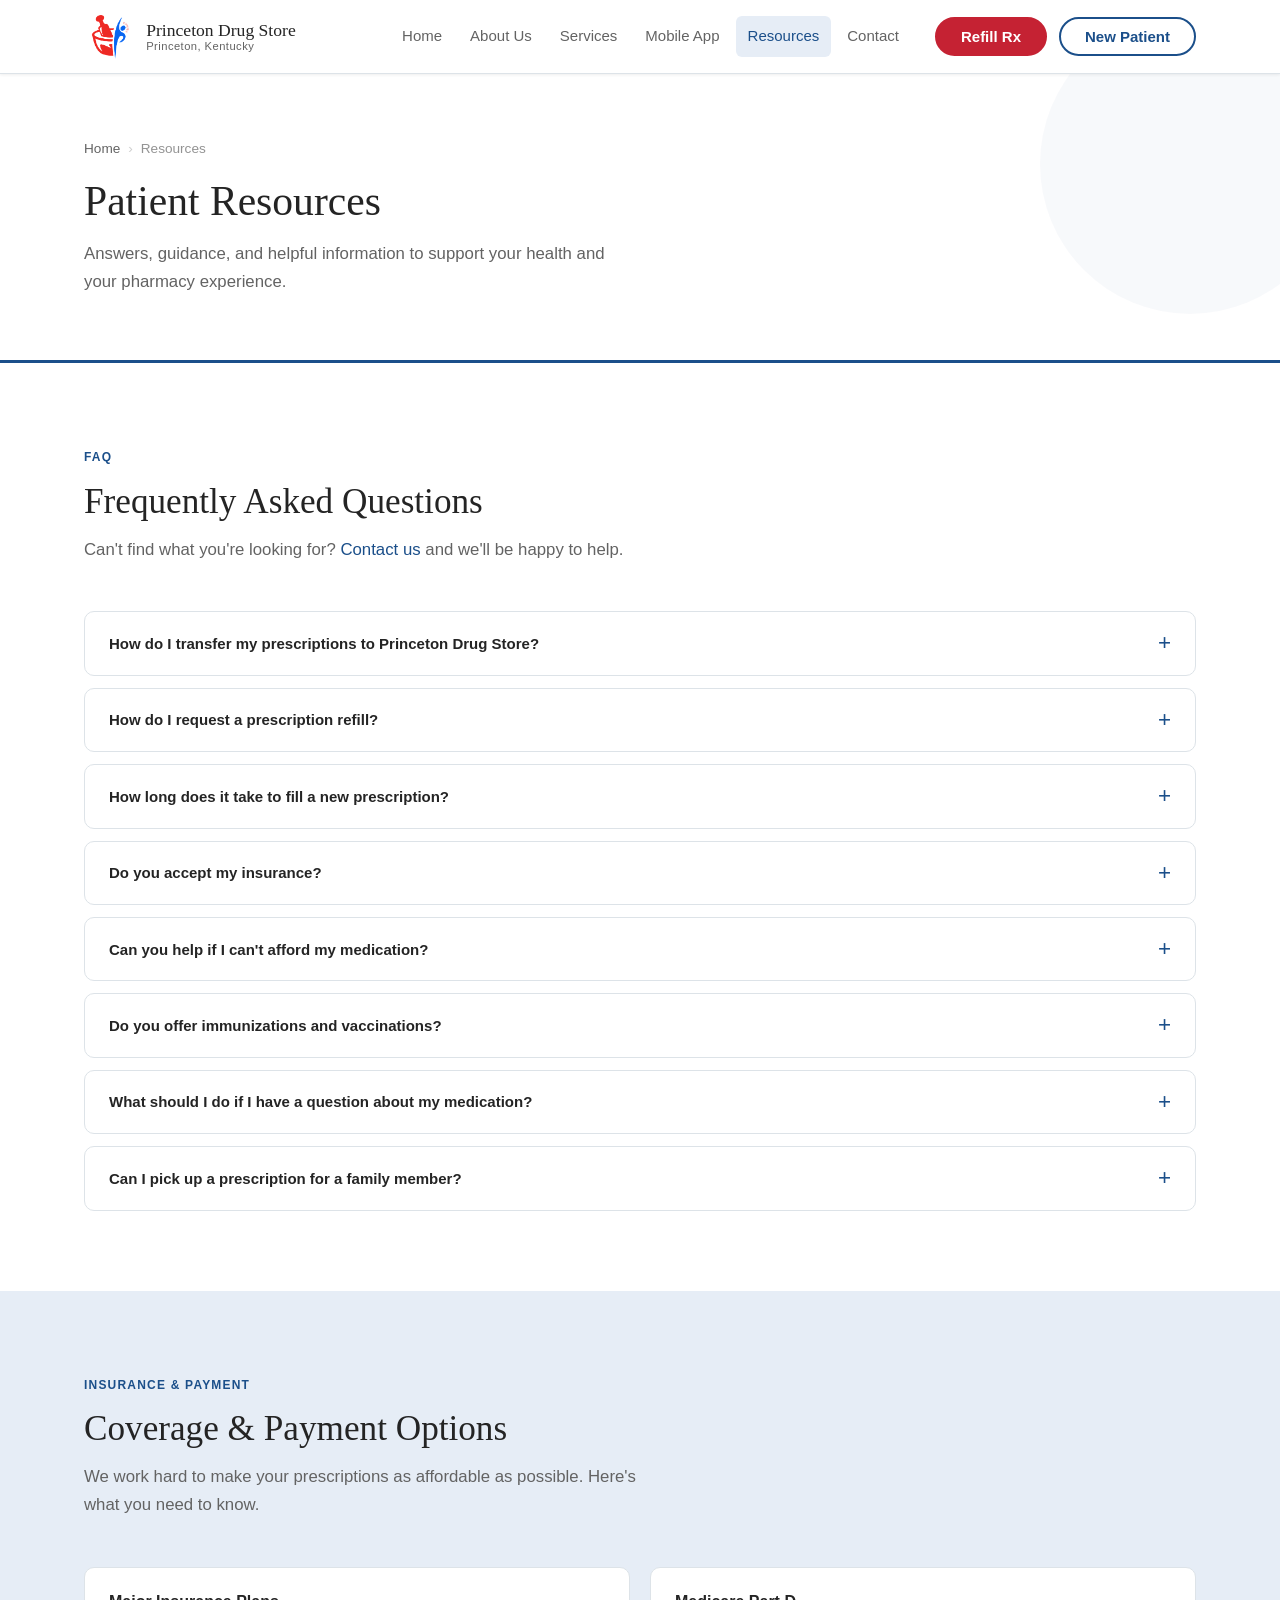
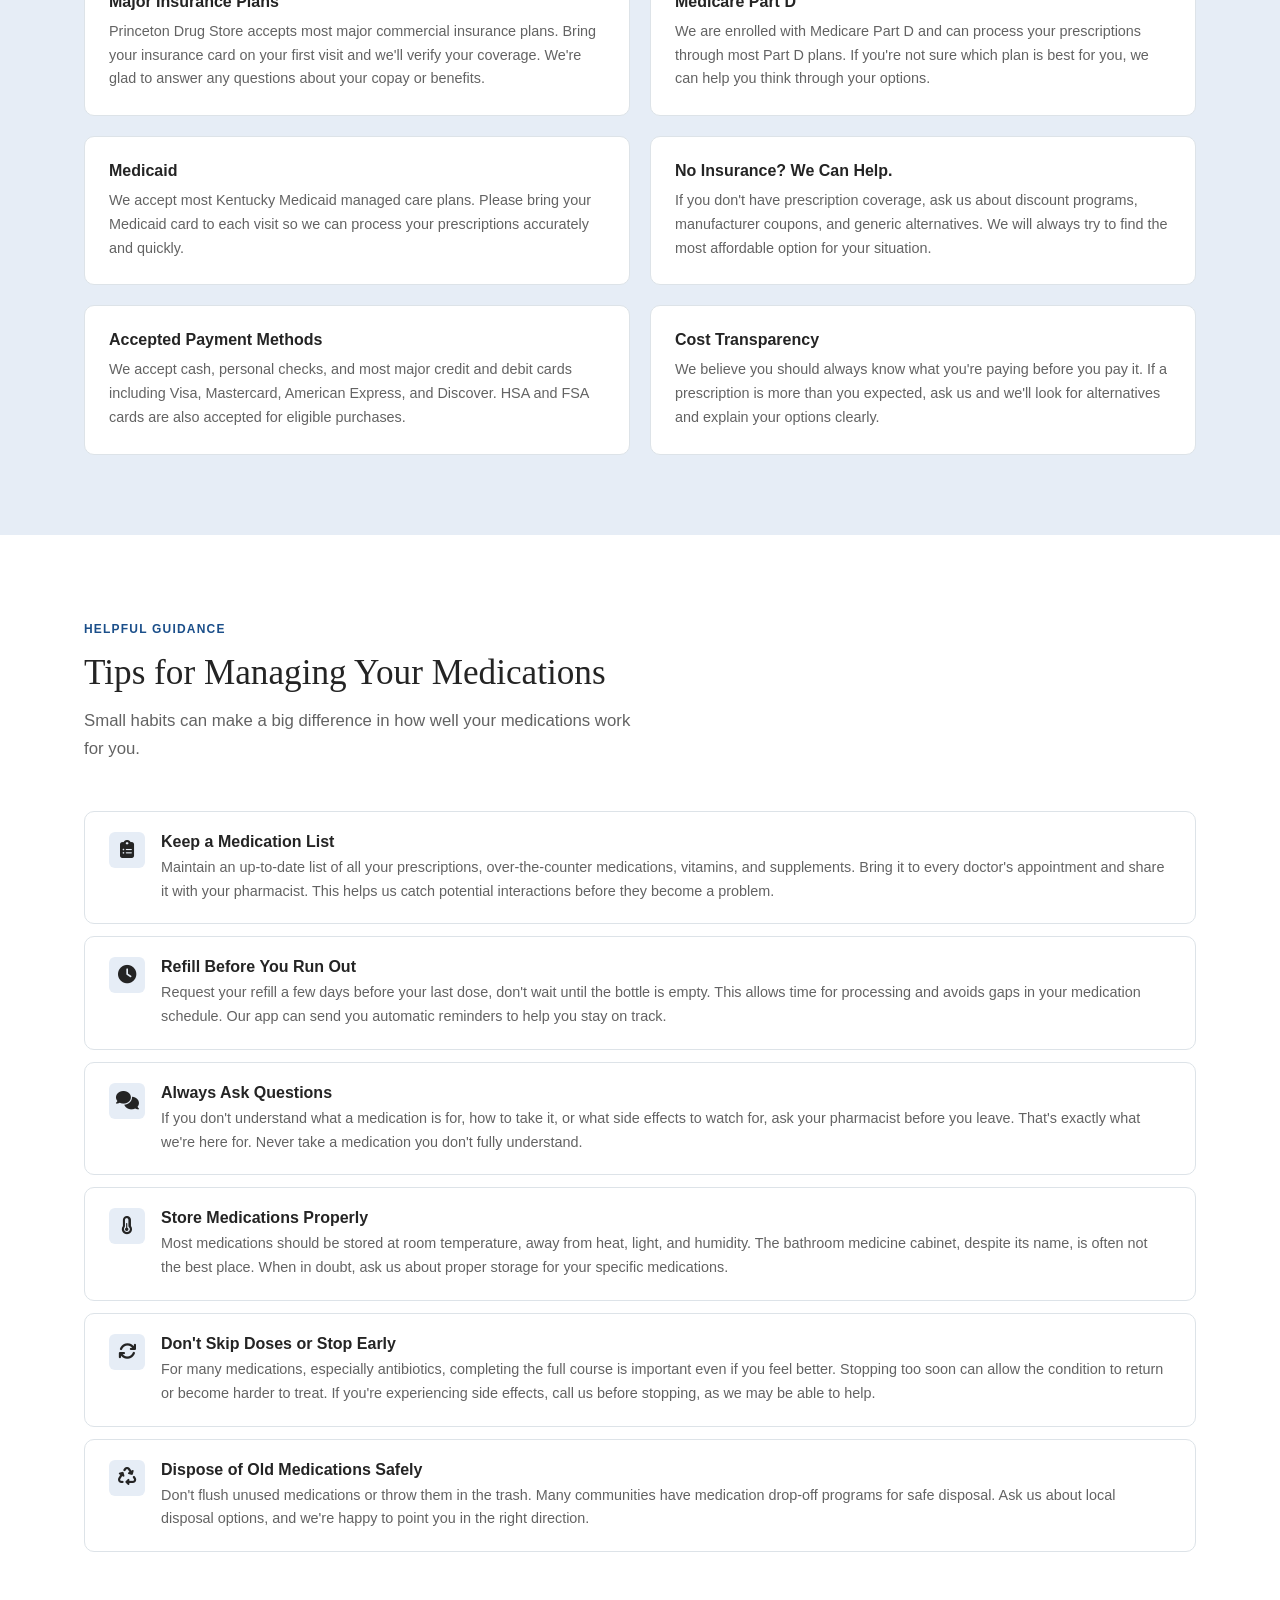
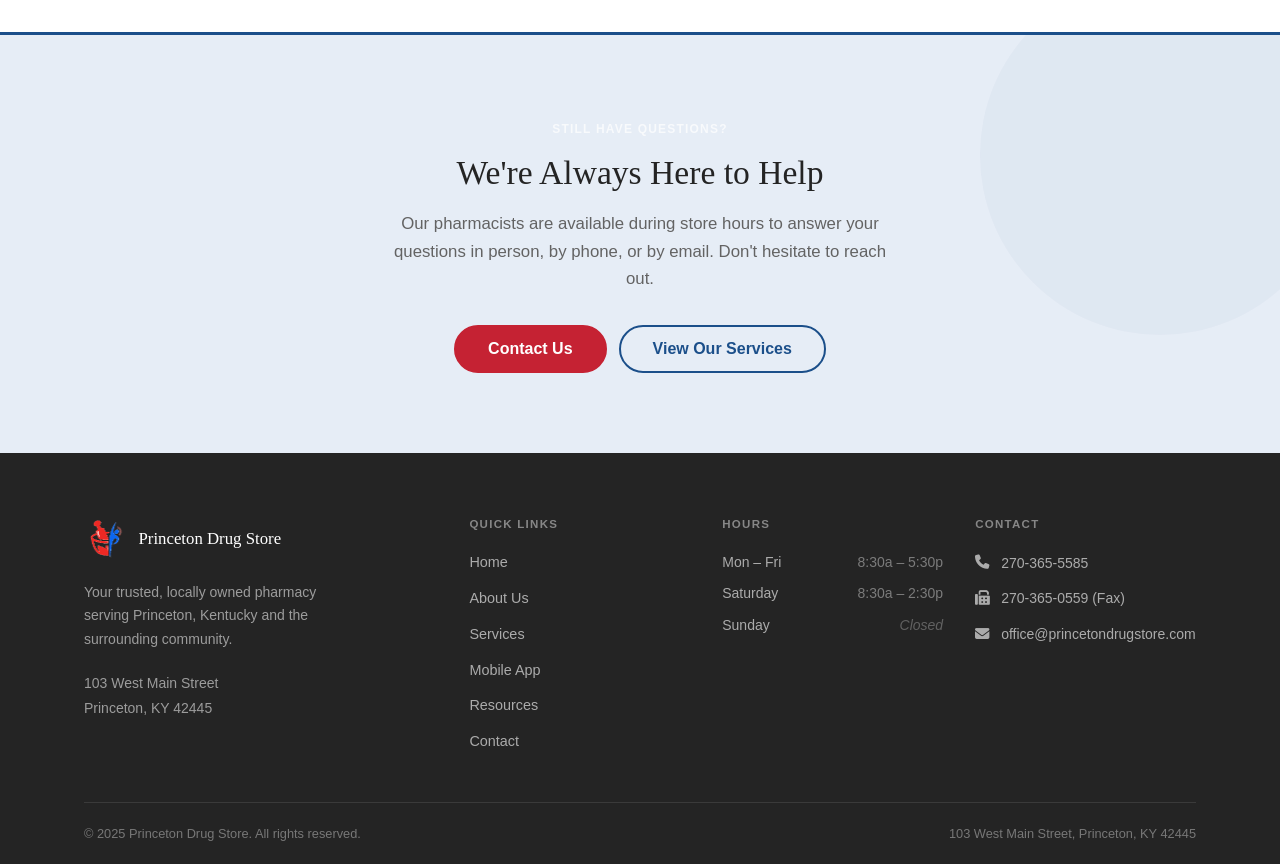
<file: resources.html>
<!DOCTYPE html>
<html lang="en">
<head>
  <meta charset="UTF-8" />
  <meta name="viewport" content="width=device-width, initial-scale=1.0" />
  <meta name="description" content="Patient resources from Princeton Drug Store in Princeton, KY, including frequently asked questions, insurance information, and helpful pharmacy tips." />
  <title>Resources | Princeton Drug Store</title>
  <link rel="stylesheet" href="styles.css" />
  <link rel="stylesheet" href="https://cdnjs.cloudflare.com/ajax/libs/font-awesome/6.5.1/css/all.min.css" />
</head>
<body>

  <!-- ============================================================
       SITE HEADER
       ============================================================ -->
  <header class="site-header">
    <div class="container header-inner">

      <a href="index.html" class="logo" aria-label="Princeton Drug Store Home">
        <img src="assets/pharmacy-logo.png" alt="" class="logo-mark" />
        <div class="logo-text">
          <span class="logo-name">Princeton Drug Store</span>
          <span class="logo-tagline">Princeton, Kentucky</span>
        </div>
      </a>

      <nav class="main-nav" id="main-nav" aria-label="Main navigation">
        <ul class="nav-list">
          <li><a href="index.html">Home</a></li>
          <li><a href="about.html">About Us</a></li>
          <li><a href="services.html">Services</a></li>
          <li><a href="mobile-app.html">Mobile App</a></li>
          <li><a href="resources.html">Resources</a></li>
          <li><a href="contact.html">Contact</a></li>
        </ul>
        <div class="nav-mobile-actions">
          <a href="contact.html" class="btn btn-accent btn-lg">Refill a Prescription</a>
          <!-- TODO: Replace # with your new patient registration URL -->
          <a href="contact.html" class="btn btn-outline btn-lg">New Patient Sign-Up</a>
        </div>
      </nav>

      <div class="header-actions">
        <a href="contact.html" class="btn btn-accent">Refill Rx</a>
        <!-- TODO: Replace # with your new patient registration URL -->
        <a href="contact.html" class="btn btn-outline">New Patient</a>
      </div>

      <button
        class="mobile-menu-toggle"
        id="mobile-menu-toggle"
        aria-controls="main-nav"
        aria-expanded="false"
        aria-label="Toggle navigation menu"
      >
        <span></span>
        <span></span>
        <span></span>
      </button>

    </div>
  </header>
  <!-- END SITE HEADER -->


  <main>

    <!-- ────────────────────────────────────────────────────────
         PAGE HERO
         ──────────────────────────────────────────────────────── -->
    <section class="page-hero" aria-labelledby="page-title">
      <div class="container page-hero-inner">
        <nav class="breadcrumb" aria-label="Breadcrumb">
          <a href="index.html">Home</a>
          <span class="breadcrumb-sep" aria-hidden="true">›</span>
          <span aria-current="page">Resources</span>
        </nav>
        <h1 id="page-title">Patient Resources</h1>
        <p>Answers, guidance, and helpful information to support your health and your pharmacy experience.</p>
      </div>
    </section>
    <!-- END PAGE HERO -->


    <!-- ────────────────────────────────────────────────────────
         FREQUENTLY ASKED QUESTIONS
         ──────────────────────────────────────────────────────── -->
    <section class="section section--white" aria-labelledby="faq-heading">
      <div class="container">
        <div class="section-header">
          <span class="section-label">FAQ</span>
          <h2 id="faq-heading">Frequently Asked Questions</h2>
          <p>Can't find what you're looking for? <a href="contact.html">Contact us</a> and we'll be happy to help.</p>
        </div>

        <div class="faq-list" role="list">

          <div class="faq-item" role="listitem">
            <button class="faq-question" aria-expanded="false">
              How do I transfer my prescriptions to Princeton Drug Store?
              <span class="faq-toggle" aria-hidden="true">+</span>
            </button>
            <div class="faq-answer">
              Transferring is easy and free. Just bring in your current prescription bottles
              or the name and phone number of your previous pharmacy. Our team will contact
              them directly and handle all the details. In most cases, your prescriptions
              will be ready the same day. You can also call us at 270-365-5585 and we'll
              walk you through it over the phone.
            </div>
          </div>

          <div class="faq-item" role="listitem">
            <button class="faq-question" aria-expanded="false">
              How do I request a prescription refill?
              <span class="faq-toggle" aria-hidden="true">+</span>
            </button>
            <div class="faq-answer">
              You can request a refill in several ways: through our mobile app, by calling us
              at 270-365-5585, or by stopping in during store hours. For ongoing maintenance
              medications, ask us about setting up automatic refill reminders so you're always
              stocked up before you run out.
            </div>
          </div>

          <div class="faq-item" role="listitem">
            <button class="faq-question" aria-expanded="false">
              How long does it take to fill a new prescription?
              <span class="faq-toggle" aria-hidden="true">+</span>
            </button>
            <div class="faq-answer">
              Most new prescriptions are filled within 15–30 minutes, depending on our current
              volume. If we anticipate any delay, for example, if we need to order a specific
              medication, we'll let you know right away so you can plan accordingly. We always
              aim to have your prescription ready as quickly as possible without compromising
              accuracy.
            </div>
          </div>

          <div class="faq-item" role="listitem">
            <button class="faq-question" aria-expanded="false">
              Do you accept my insurance?
              <span class="faq-toggle" aria-hidden="true">+</span>
            </button>
            <div class="faq-answer">
              We work with most major insurance plans, including commercial insurance, Medicare
              Part D, and Medicaid. If you're unsure whether your plan is accepted, give us a
              call at 270-365-5585 before you come in and we'll verify for you. We're also glad
              to help you understand your copay and any coverage questions you may have.
            </div>
          </div>

          <div class="faq-item" role="listitem">
            <button class="faq-question" aria-expanded="false">
              Can you help if I can't afford my medication?
              <span class="faq-toggle" aria-hidden="true">+</span>
            </button>
            <div class="faq-answer">
              Absolutely. We understand that prescription costs can be a real concern. Our team
              can check for manufacturer discount programs, patient assistance programs, and
              generic alternatives that may significantly reduce your out-of-pocket cost. Don't
              hesitate to ask. We'd rather find you a solution than have you go without
              important medication.
            </div>
          </div>

          <div class="faq-item" role="listitem">
            <button class="faq-question" aria-expanded="false">
              Do you offer immunizations and vaccinations?
              <span class="faq-toggle" aria-hidden="true">+</span>
            </button>
            <div class="faq-answer">
              Yes. We administer a range of vaccines including flu shots, pneumonia vaccines,
              shingles vaccines, and more. Most vaccinations do not require an appointment.
              You can stop in during regular store hours. We recommend calling ahead at
              270-365-5585 to confirm current availability and to check whether your insurance
              covers the vaccination at a pharmacy.
            </div>
          </div>

          <div class="faq-item" role="listitem">
            <button class="faq-question" aria-expanded="false">
              What should I do if I have a question about my medication?
              <span class="faq-toggle" aria-hidden="true">+</span>
            </button>
            <div class="faq-answer">
              Call us, come in, or send us an email. Our pharmacists are always available to
              answer questions about dosing, side effects, interactions, or anything else on
              your mind. No question is too small. Understanding your medication is important
              for your safety and peace of mind.
            </div>
          </div>

          <div class="faq-item" role="listitem">
            <button class="faq-question" aria-expanded="false">
              Can I pick up a prescription for a family member?
              <span class="faq-toggle" aria-hidden="true">+</span>
            </button>
            <div class="faq-answer">
              In most cases, yes. You may pick up a prescription on behalf of a family member
              or caregiver. You'll need to provide their name, date of birth, and the address
              on file. For controlled substances, there may be additional requirements. If
              you're unsure, give us a call before coming in and we'll let you know what to
              bring.
            </div>
          </div>

        </div>
      </div>
    </section>
    <!-- END FAQ -->


    <!-- ────────────────────────────────────────────────────────
         INSURANCE & PAYMENT
         ──────────────────────────────────────────────────────── -->
    <section class="section section--alt" aria-labelledby="insurance-heading">
      <div class="container">
        <div class="section-header">
          <span class="section-label">Insurance &amp; Payment</span>
          <h2 id="insurance-heading">Coverage &amp; Payment Options</h2>
          <p>We work hard to make your prescriptions as affordable as possible. Here's what you need to know.</p>
        </div>

        <div class="insurance-grid">

          <div class="insurance-item">
            <h4>Major Insurance Plans</h4>
            <p>
              Princeton Drug Store accepts most major commercial insurance plans. Bring your
              insurance card on your first visit and we'll verify your coverage. We're glad
              to answer any questions about your copay or benefits.
            </p>
          </div>

          <div class="insurance-item">
            <h4>Medicare Part D</h4>
            <p>
              We are enrolled with Medicare Part D and can process your prescriptions
              through most Part D plans. If you're not sure which plan is best for you,
              we can help you think through your options.
            </p>
          </div>

          <div class="insurance-item">
            <h4>Medicaid</h4>
            <p>
              We accept most Kentucky Medicaid managed care plans. Please
              bring your Medicaid card to each visit so we can process your prescriptions
              accurately and quickly.
            </p>
          </div>

          <div class="insurance-item">
            <h4>No Insurance? We Can Help.</h4>
            <p>
              If you don't have prescription coverage, ask us about discount programs,
              manufacturer coupons, and generic alternatives. We will always try to find
              the most affordable option for your situation.
            </p>
          </div>

          <div class="insurance-item">
            <h4>Accepted Payment Methods</h4>
            <p>
              We accept cash, personal checks, and most major credit and debit cards
              including Visa, Mastercard, American Express, and Discover. HSA and FSA
              cards are also accepted for eligible purchases.
            </p>
          </div>

          <div class="insurance-item">
            <h4>Cost Transparency</h4>
            <p>
              We believe you should always know what you're paying before you pay it.
              If a prescription is more than you expected, ask us and we'll look for
              alternatives and explain your options clearly.
            </p>
          </div>

        </div>
      </div>
    </section>
    <!-- END INSURANCE & PAYMENT -->


    <!-- ────────────────────────────────────────────────────────
         HELPFUL TIPS
         ──────────────────────────────────────────────────────── -->
    <section class="section section--white" aria-labelledby="tips-heading">
      <div class="container">
        <div class="section-header">
          <span class="section-label">Helpful Guidance</span>
          <h2 id="tips-heading">Tips for Managing Your Medications</h2>
          <p>Small habits can make a big difference in how well your medications work for you.</p>
        </div>

        <div class="tips-list">

          <div class="tip-item">
            <div class="tip-icon" aria-hidden="true"><i class="fa-solid fa-clipboard-list"></i></div>
            <div>
              <h4>Keep a Medication List</h4>
              <p>
                Maintain an up-to-date list of all your prescriptions, over-the-counter
                medications, vitamins, and supplements. Bring it to every doctor's appointment
                and share it with your pharmacist. This helps us catch potential interactions
                before they become a problem.
              </p>
            </div>
          </div>

          <div class="tip-item">
            <div class="tip-icon" aria-hidden="true"><i class="fa-solid fa-clock"></i></div>
            <div>
              <h4>Refill Before You Run Out</h4>
              <p>
                Request your refill a few days before your last dose, don't wait until
                the bottle is empty. This allows time for processing and avoids gaps in
                your medication schedule. Our app can send you automatic reminders to help
                you stay on track.
              </p>
            </div>
          </div>

          <div class="tip-item">
            <div class="tip-icon" aria-hidden="true"><i class="fa-solid fa-comments"></i></div>
            <div>
              <h4>Always Ask Questions</h4>
              <p>
                If you don't understand what a medication is for, how to take it, or what
                side effects to watch for, ask your pharmacist before you leave. That's
                exactly what we're here for. Never take a medication you don't fully
                understand.
              </p>
            </div>
          </div>

          <div class="tip-item">
            <div class="tip-icon" aria-hidden="true"><i class="fa-solid fa-temperature-half"></i></div>
            <div>
              <h4>Store Medications Properly</h4>
              <p>
                Most medications should be stored at room temperature, away from heat,
                light, and humidity. The bathroom medicine cabinet, despite its name,
                is often not the best place. When in doubt, ask us about proper storage
                for your specific medications.
              </p>
            </div>
          </div>

          <div class="tip-item">
            <div class="tip-icon" aria-hidden="true"><i class="fa-solid fa-arrows-rotate"></i></div>
            <div>
              <h4>Don't Skip Doses or Stop Early</h4>
              <p>
                For many medications, especially antibiotics, completing the full course
                is important even if you feel better. Stopping too soon can allow the
                condition to return or become harder to treat. If you're experiencing
                side effects, call us before stopping, as we may be able to help.
              </p>
            </div>
          </div>

          <div class="tip-item">
            <div class="tip-icon" aria-hidden="true"><i class="fa-solid fa-recycle"></i></div>
            <div>
              <h4>Dispose of Old Medications Safely</h4>
              <p>
                Don't flush unused medications or throw them in the trash. Many communities
                have medication drop-off programs for safe disposal. Ask us about local
                disposal options, and we're happy to point you in the right direction.
              </p>
            </div>
          </div>

        </div>
      </div>
    </section>
    <!-- END HELPFUL TIPS -->


    <!-- ────────────────────────────────────────────────────────
         CTA STRIP
         ──────────────────────────────────────────────────────── -->
    <section class="cta-strip" aria-labelledby="resources-cta-heading">
      <div class="container">
        <span class="section-label section-label--light">Still Have Questions?</span>
        <h2 id="resources-cta-heading">We're Always Here to Help</h2>
        <p>
          Our pharmacists are available during store hours to answer your questions
          in person, by phone, or by email. Don't hesitate to reach out.
        </p>
        <div class="btn-group">
          <a href="contact.html" class="btn btn-accent btn-lg">Contact Us</a>
          <a href="services.html" class="btn btn-outline btn-lg">View Our Services</a>
        </div>
      </div>
    </section>
    <!-- END CTA STRIP -->

  </main>


  <!-- ============================================================
       SITE FOOTER
       ============================================================ -->
  <footer class="site-footer" aria-label="Site footer">
    <div class="container">
      <div class="footer-grid">

        <div class="footer-col">
          <a href="index.html" class="footer-logo" aria-label="Princeton Drug Store Home">
            <img src="assets/pharmacy-logo.png" alt="" class="footer-logo-mark" />
            <span class="footer-logo-name">Princeton Drug Store</span>
          </a>
          <p class="footer-tagline">
            Your trusted, locally owned pharmacy serving Princeton, Kentucky
            and the surrounding community.
          </p>
          <address class="footer-address">
            103 West Main Street<br>
            Princeton, KY 42445
          </address>
        </div>

        <div class="footer-col">
          <h4>Quick Links</h4>
          <nav class="footer-links" aria-label="Footer navigation">
            <a href="index.html">Home</a>
            <a href="about.html">About Us</a>
            <a href="services.html">Services</a>
            <a href="mobile-app.html">Mobile App</a>
            <a href="resources.html">Resources</a>
            <a href="contact.html">Contact</a>
          </nav>
        </div>

        <div class="footer-col">
          <h4>Hours</h4>
          <div class="footer-hours">
            <div class="footer-hours-row">
              <span>Mon – Fri</span>
              <span>8:30a – 5:30p</span>
            </div>
            <div class="footer-hours-row">
              <span>Saturday</span>
              <span>8:30a – 2:30p</span>
            </div>
            <div class="footer-hours-row">
              <span>Sunday</span>
              <span class="closed">Closed</span>
            </div>
          </div>
        </div>

        <div class="footer-col">
          <h4>Contact</h4>
          <div class="footer-contact-links">
            <a href="tel:2703655585" class="footer-contact-link">
              <span aria-hidden="true"><i class="fa-solid fa-phone"></i></span> 270-365-5585
            </a>
            <a href="tel:2703650559" class="footer-contact-link">
              <span aria-hidden="true"><i class="fa-solid fa-fax"></i></span> 270-365-0559 (Fax)
            </a>
            <a href="mailto:office@princetondrugstore.com" class="footer-contact-link">
              <span aria-hidden="true"><i class="fa-solid fa-envelope"></i></span> office@princetondrugstore.com
            </a>
          </div>
        </div>

      </div>

      <div class="footer-bottom">
        <span>&copy; 2025 Princeton Drug Store. All rights reserved.</span>
        <span>103 West Main Street, Princeton, KY 42445</span>
      </div>
    </div>
  </footer>
  <!-- END SITE FOOTER -->


  <script src="script.js"></script>
</body>
</html>
</file>
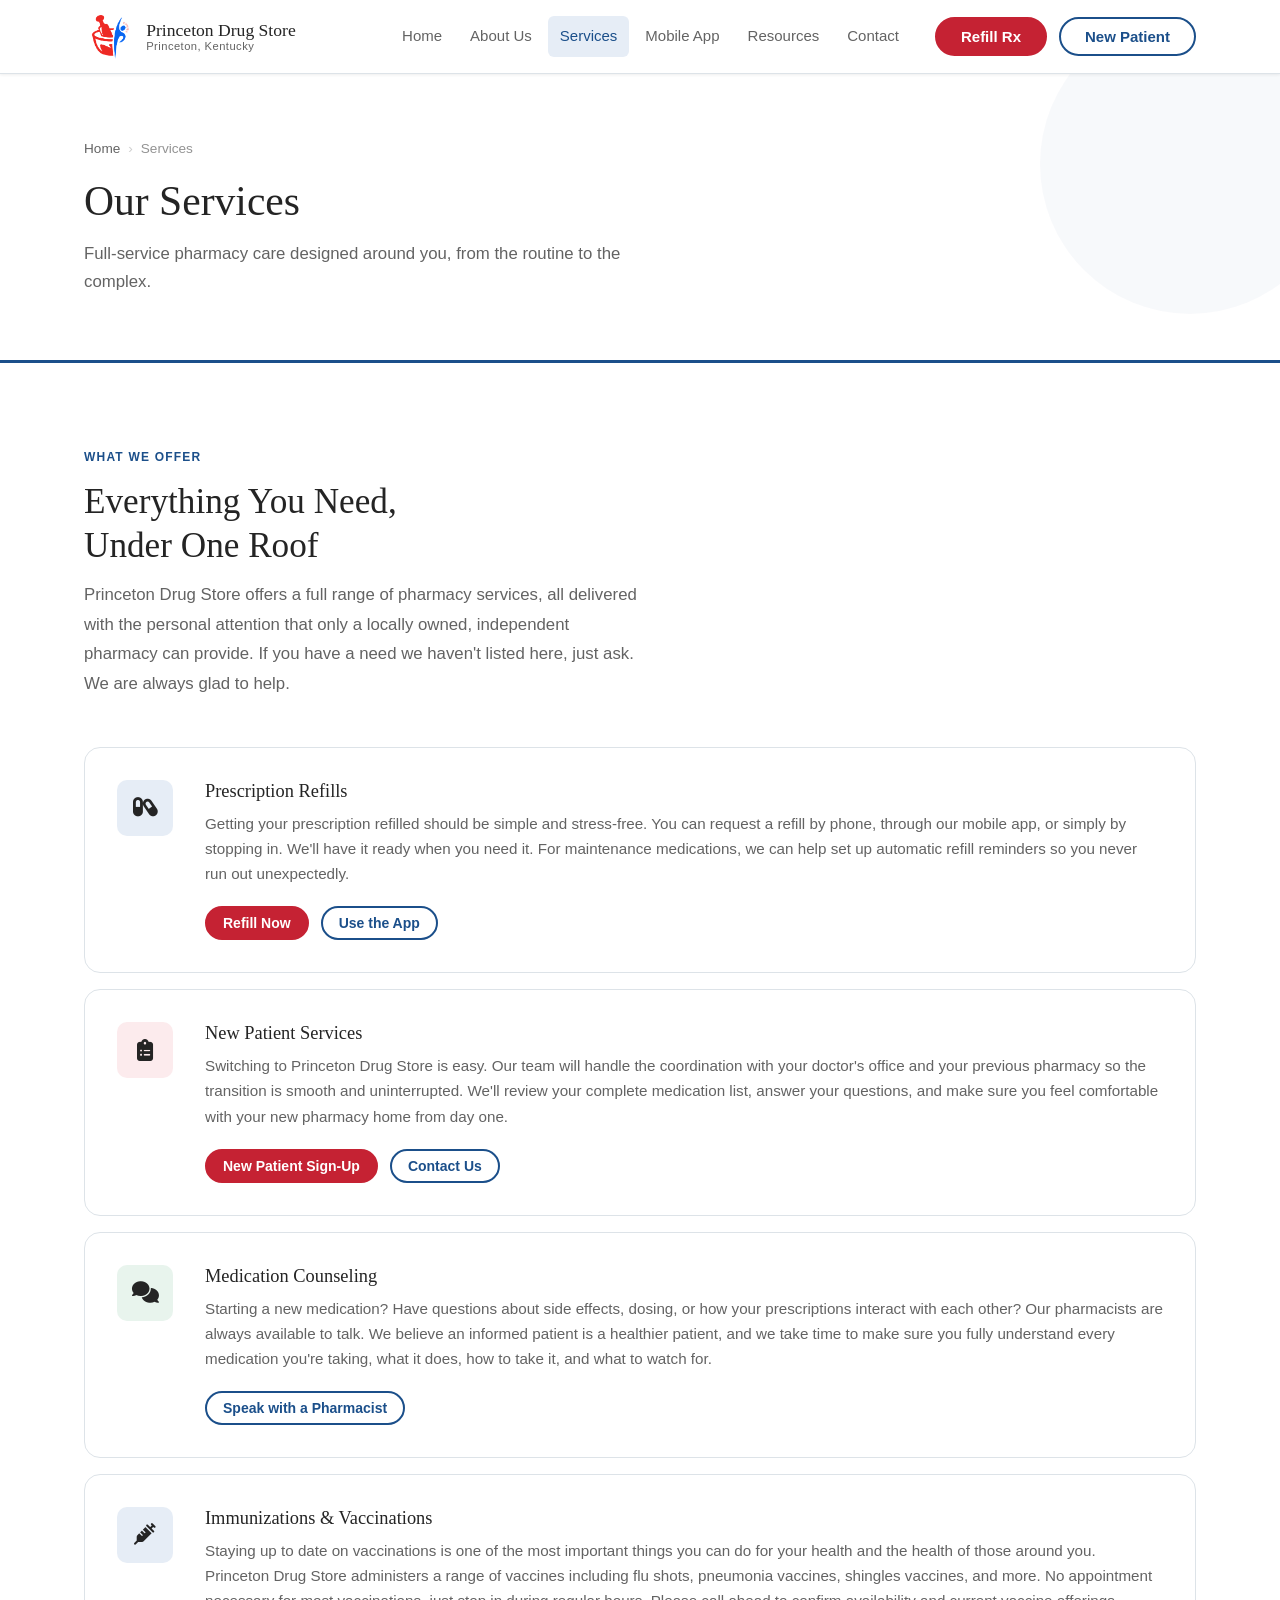
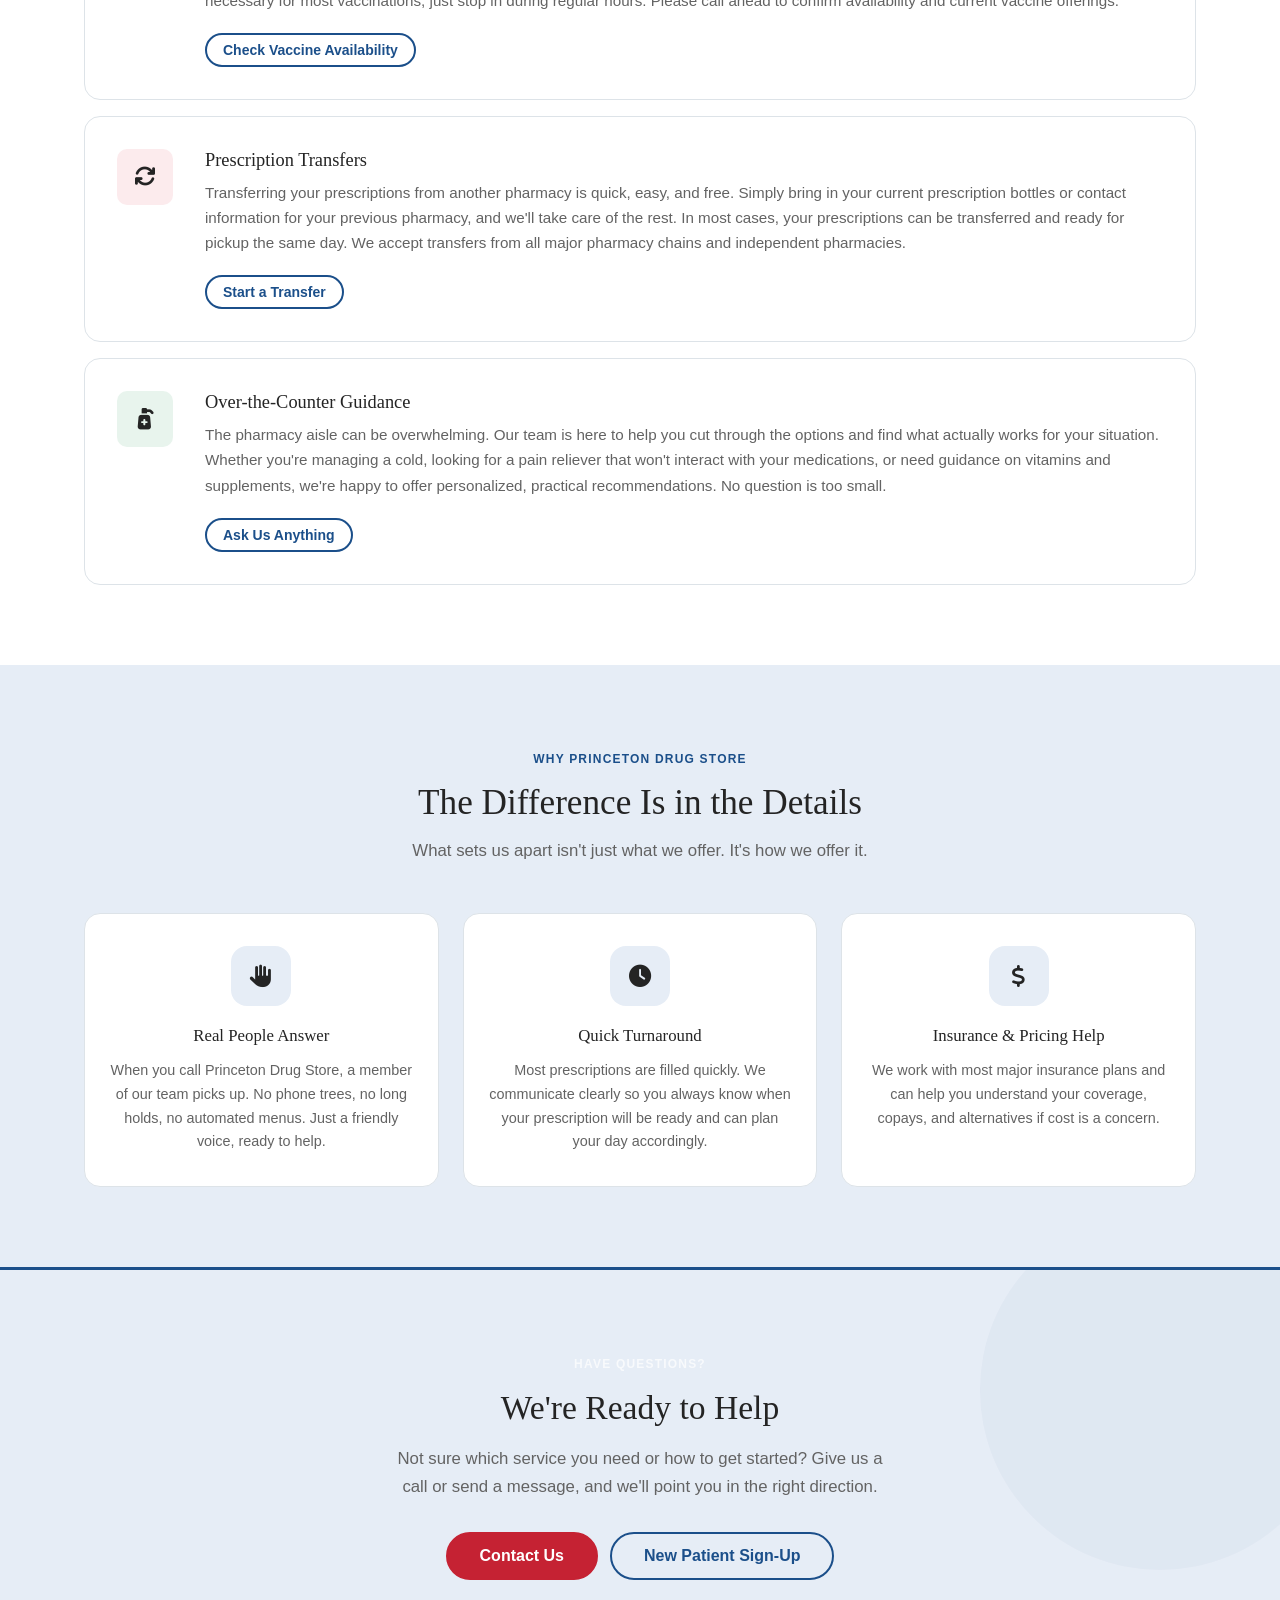
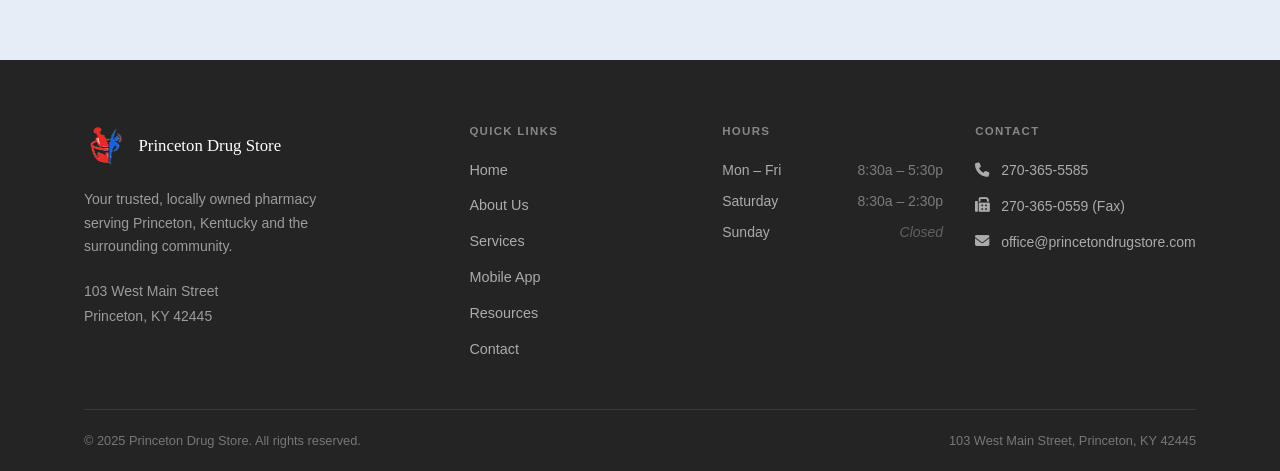
<file: services.html>
<!DOCTYPE html>
<html lang="en">
<head>
  <meta charset="UTF-8" />
  <meta name="viewport" content="width=device-width, initial-scale=1.0" />
  <meta name="description" content="Princeton Drug Store in Princeton, KY offers prescription refills, medication counseling, immunizations, prescription transfers, and more. Personalized care from a local team." />
  <title>Services | Princeton Drug Store</title>
  <link rel="stylesheet" href="styles.css" />
  <link rel="stylesheet" href="https://cdnjs.cloudflare.com/ajax/libs/font-awesome/6.5.1/css/all.min.css" />
</head>
<body>

  <!-- ============================================================
       SITE HEADER
       ============================================================ -->
  <header class="site-header">
    <div class="container header-inner">

      <a href="index.html" class="logo" aria-label="Princeton Drug Store Home">
        <img src="assets/pharmacy-logo.png" alt="" class="logo-mark" />
        <div class="logo-text">
          <span class="logo-name">Princeton Drug Store</span>
          <span class="logo-tagline">Princeton, Kentucky</span>
        </div>
      </a>

      <nav class="main-nav" id="main-nav" aria-label="Main navigation">
        <ul class="nav-list">
          <li><a href="index.html">Home</a></li>
          <li><a href="about.html">About Us</a></li>
          <li><a href="services.html">Services</a></li>
          <li><a href="mobile-app.html">Mobile App</a></li>
          <li><a href="resources.html">Resources</a></li>
          <li><a href="contact.html">Contact</a></li>
        </ul>
        <div class="nav-mobile-actions">
          <a href="contact.html" class="btn btn-accent btn-lg">Refill a Prescription</a>
          <!-- TODO: Replace # with your new patient registration URL -->
          <a href="contact.html" class="btn btn-outline btn-lg">New Patient Sign-Up</a>
        </div>
      </nav>

      <div class="header-actions">
        <a href="contact.html" class="btn btn-accent">Refill Rx</a>
        <!-- TODO: Replace # with your new patient registration URL -->
        <a href="contact.html" class="btn btn-outline">New Patient</a>
      </div>

      <button
        class="mobile-menu-toggle"
        id="mobile-menu-toggle"
        aria-controls="main-nav"
        aria-expanded="false"
        aria-label="Toggle navigation menu"
      >
        <span></span>
        <span></span>
        <span></span>
      </button>

    </div>
  </header>
  <!-- END SITE HEADER -->


  <main>

    <!-- ────────────────────────────────────────────────────────
         PAGE HERO
         ──────────────────────────────────────────────────────── -->
    <section class="page-hero" aria-labelledby="page-title">
      <div class="container page-hero-inner">
        <nav class="breadcrumb" aria-label="Breadcrumb">
          <a href="index.html">Home</a>
          <span class="breadcrumb-sep" aria-hidden="true">›</span>
          <span aria-current="page">Services</span>
        </nav>
        <h1 id="page-title">Our Services</h1>
        <p>Full-service pharmacy care designed around you, from the routine to the complex.</p>
      </div>
    </section>
    <!-- END PAGE HERO -->


    <!-- ────────────────────────────────────────────────────────
         SERVICES INTRO
         ──────────────────────────────────────────────────────── -->
    <section class="section section--white" aria-labelledby="services-intro-heading">
      <div class="container">
        <div class="section-header">
          <span class="section-label">What We Offer</span>
          <h2 id="services-intro-heading">Everything You Need,<br>Under One Roof</h2>
          <p class="content-lead">
            Princeton Drug Store offers a full range of pharmacy services, all delivered with the
            personal attention that only a locally owned, independent pharmacy can provide.
            If you have a need we haven't listed here, just ask. We are always glad to help.
          </p>
        </div>

        <div class="service-list">

          <!-- Prescription Refills -->
          <article class="service-item" aria-labelledby="svc-refills">
            <div class="service-item-icon" aria-hidden="true"><i class="fa-solid fa-capsules"></i></div>
            <div class="service-item-body">
              <h3 id="svc-refills">Prescription Refills</h3>
              <p>
                Getting your prescription refilled should be simple and stress-free. You can
                request a refill by phone, through our mobile app, or simply by stopping in.
                We'll have it ready when you need it. For maintenance medications, we can help
                set up automatic refill reminders so you never run out unexpectedly.
              </p>
              <div class="btn-group">
                <a href="contact.html" class="btn btn-accent btn-sm">Refill Now</a>
                <a href="mobile-app.html" class="btn btn-outline btn-sm">Use the App</a>
              </div>
            </div>
          </article>

          <!-- New Patient Services -->
          <article class="service-item" aria-labelledby="svc-new-patients">
            <div class="service-item-icon service-item-icon--accent" aria-hidden="true"><i class="fa-solid fa-clipboard-list"></i></div>
            <div class="service-item-body">
              <h3 id="svc-new-patients">New Patient Services</h3>
              <p>
                Switching to Princeton Drug Store is easy. Our team will handle the coordination
                with your doctor's office and your previous pharmacy so the transition is
                smooth and uninterrupted. We'll review your complete medication list, answer
                your questions, and make sure you feel comfortable with your new pharmacy home
                from day one.
              </p>
              <div class="btn-group">
                <!-- TODO: Replace # with your new patient registration URL -->
                <a href="contact.html" class="btn btn-accent btn-sm">New Patient Sign-Up</a>
                <a href="contact.html" class="btn btn-outline btn-sm">Contact Us</a>
              </div>
            </div>
          </article>

          <!-- Medication Counseling -->
          <article class="service-item" aria-labelledby="svc-counseling">
            <div class="service-item-icon service-item-icon--green" aria-hidden="true"><i class="fa-solid fa-comments"></i></div>
            <div class="service-item-body">
              <h3 id="svc-counseling">Medication Counseling</h3>
              <p>
                Starting a new medication? Have questions about side effects, dosing, or how
                your prescriptions interact with each other? Our pharmacists are always
                available to talk. We believe an informed patient is a healthier patient, and
                we take time to make sure you fully understand every medication you're taking,
                what it does, how to take it, and what to watch for.
              </p>
              <a href="contact.html" class="btn btn-outline btn-sm">Speak with a Pharmacist</a>
            </div>
          </article>

          <!-- Immunizations -->
          <article class="service-item" aria-labelledby="svc-immunizations">
            <div class="service-item-icon" aria-hidden="true"><i class="fa-solid fa-syringe"></i></div>
            <div class="service-item-body">
              <h3 id="svc-immunizations">Immunizations &amp; Vaccinations</h3>
              <p>
                Staying up to date on vaccinations is one of the most important things you
                can do for your health and the health of those around you. Princeton Drug Store
                administers a range of vaccines including flu shots, pneumonia vaccines,
                shingles vaccines, and more. No appointment necessary for most vaccinations,
                just stop in during regular hours. Please call ahead to confirm availability
                and current vaccine offerings.
              </p>
              <a href="contact.html" class="btn btn-outline btn-sm">Check Vaccine Availability</a>
            </div>
          </article>

          <!-- Prescription Transfers -->
          <article class="service-item" aria-labelledby="svc-transfers">
            <div class="service-item-icon service-item-icon--accent" aria-hidden="true"><i class="fa-solid fa-arrows-rotate"></i></div>
            <div class="service-item-body">
              <h3 id="svc-transfers">Prescription Transfers</h3>
              <p>
                Transferring your prescriptions from another pharmacy is quick, easy, and
                free. Simply bring in your current prescription bottles or contact information
                for your previous pharmacy, and we'll take care of the rest. In most cases,
                your prescriptions can be transferred and ready for pickup the same day.
                We accept transfers from all major pharmacy chains and independent pharmacies.
              </p>
              <a href="contact.html" class="btn btn-outline btn-sm">Start a Transfer</a>
            </div>
          </article>

          <!-- Over-the-Counter Guidance -->
          <article class="service-item" aria-labelledby="svc-otc">
            <div class="service-item-icon service-item-icon--green" aria-hidden="true"><i class="fa-solid fa-pump-medical"></i></div>
            <div class="service-item-body">
              <h3 id="svc-otc">Over-the-Counter Guidance</h3>
              <p>
                The pharmacy aisle can be overwhelming. Our team is here to help you cut
                through the options and find what actually works for your situation. Whether
                you're managing a cold, looking for a pain reliever that won't interact with
                your medications, or need guidance on vitamins and supplements, we're happy
                to offer personalized, practical recommendations. No question is too small.
              </p>
              <a href="contact.html" class="btn btn-outline btn-sm">Ask Us Anything</a>
            </div>
          </article>

        </div>
      </div>
    </section>
    <!-- END SERVICES INTRO -->


    <!-- ────────────────────────────────────────────────────────
         QUICK HIGHLIGHTS
         ──────────────────────────────────────────────────────── -->
    <section class="section section--alt" aria-labelledby="highlights-heading">
      <div class="container">
        <div class="section-header section-header--center">
          <span class="section-label">Why Princeton Drug Store</span>
          <h2 id="highlights-heading">The Difference Is in the Details</h2>
          <p>What sets us apart isn't just what we offer. It's how we offer it.</p>
        </div>

        <div class="grid-3">

          <div class="feature-card">
            <div class="feature-card-icon" aria-hidden="true"><i class="fa-solid fa-hand"></i></div>
            <h3>Real People Answer</h3>
            <p>
              When you call Princeton Drug Store, a member of our team picks up. No phone trees,
              no long holds, no automated menus. Just a friendly voice, ready to help.
            </p>
          </div>

          <div class="feature-card">
            <div class="feature-card-icon" aria-hidden="true"><i class="fa-solid fa-clock"></i></div>
            <h3>Quick Turnaround</h3>
            <p>
              Most prescriptions are filled quickly. We communicate clearly so you always
              know when your prescription will be ready and can plan your day accordingly.
            </p>
          </div>

          <div class="feature-card">
            <div class="feature-card-icon" aria-hidden="true"><i class="fa-solid fa-dollar-sign"></i></div>
            <h3>Insurance &amp; Pricing Help</h3>
            <p>
              We work with most major insurance plans and can help you understand your
              coverage, copays, and alternatives if cost is a concern.
            </p>
          </div>

        </div>
      </div>
    </section>
    <!-- END QUICK HIGHLIGHTS -->


    <!-- ────────────────────────────────────────────────────────
         CTA STRIP
         ──────────────────────────────────────────────────────── -->
    <section class="cta-strip" aria-labelledby="services-cta-heading">
      <div class="container">
        <span class="section-label section-label--light">Have Questions?</span>
        <h2 id="services-cta-heading">We're Ready to Help</h2>
        <p>
          Not sure which service you need or how to get started? Give us a call or
          send a message, and we'll point you in the right direction.
        </p>
        <div class="btn-group">
          <a href="contact.html" class="btn btn-accent btn-lg">Contact Us</a>
          <!-- TODO: Replace # with your new patient registration URL -->
          <a href="contact.html" class="btn btn-outline btn-lg">New Patient Sign-Up</a>
        </div>
      </div>
    </section>
    <!-- END CTA STRIP -->

  </main>


  <!-- ============================================================
       SITE FOOTER
       ============================================================ -->
  <footer class="site-footer" aria-label="Site footer">
    <div class="container">
      <div class="footer-grid">

        <div class="footer-col">
          <a href="index.html" class="footer-logo" aria-label="Princeton Drug Store Home">
            <img src="assets/pharmacy-logo.png" alt="" class="footer-logo-mark" />
            <span class="footer-logo-name">Princeton Drug Store</span>
          </a>
          <p class="footer-tagline">
            Your trusted, locally owned pharmacy serving Princeton, Kentucky
            and the surrounding community.
          </p>
          <address class="footer-address">
            103 West Main Street<br>
            Princeton, KY 42445
          </address>
        </div>

        <div class="footer-col">
          <h4>Quick Links</h4>
          <nav class="footer-links" aria-label="Footer navigation">
            <a href="index.html">Home</a>
            <a href="about.html">About Us</a>
            <a href="services.html">Services</a>
            <a href="mobile-app.html">Mobile App</a>
            <a href="resources.html">Resources</a>
            <a href="contact.html">Contact</a>
          </nav>
        </div>

        <div class="footer-col">
          <h4>Hours</h4>
          <div class="footer-hours">
            <div class="footer-hours-row">
              <span>Mon – Fri</span>
              <span>8:30a – 5:30p</span>
            </div>
            <div class="footer-hours-row">
              <span>Saturday</span>
              <span>8:30a – 2:30p</span>
            </div>
            <div class="footer-hours-row">
              <span>Sunday</span>
              <span class="closed">Closed</span>
            </div>
          </div>
        </div>

        <div class="footer-col">
          <h4>Contact</h4>
          <div class="footer-contact-links">
            <a href="tel:2703655585" class="footer-contact-link">
              <span aria-hidden="true"><i class="fa-solid fa-phone"></i></span> 270-365-5585
            </a>
            <a href="tel:2703650559" class="footer-contact-link">
              <span aria-hidden="true"><i class="fa-solid fa-fax"></i></span> 270-365-0559 (Fax)
            </a>
            <a href="mailto:office@princetondrugstore.com" class="footer-contact-link">
              <span aria-hidden="true"><i class="fa-solid fa-envelope"></i></span> office@princetondrugstore.com
            </a>
          </div>
        </div>

      </div>

      <div class="footer-bottom">
        <span>&copy; 2025 Princeton Drug Store. All rights reserved.</span>
        <span>103 West Main Street, Princeton, KY 42445</span>
      </div>
    </div>
  </footer>
  <!-- END SITE FOOTER -->


  <script src="script.js"></script>
</body>
</html>
</file>
<file: styles.css>
/* ==================================================
   Princeton Drug Store - Main Stylesheet
   styles.css
   ==================================================

   Table of Contents
   -------------------------------------------------
   1.  CSS Custom Properties
   2.  Reset & Base
   3.  Typography
   4.  Container & Layout
   5.  Buttons
   6.  Site Header & Logo
   7.  Navigation
   8.  Mobile Menu Toggle
   9.  Home Hero
   10. Quick Action Cards
   11. Welcome / Trust Section
   12. Hours Section
   13. Contact Info Strip
   14. CTA Strip
   15. Subpage Hero (Interior Pages)
   16. Content Sections (Shared)
   17. Service Items
   18. Value / Feature Cards
   19. About Page
   20. Mobile App Page
   21. Resources & FAQ Page
   22. Contact Page
   23. Contact Form
   24. Map Placeholder
   25. Site Footer
   26. Utilities
   27. Responsive - Tablet (max-width: 960px)
   28. Responsive - Mobile (max-width: 640px)
   ================================================== */


/* ─── 1. CSS Custom Properties ─────────────────────────────── */

:root {
  /* Brand colors */
  --clr-primary:         #1B4F8A;
  --clr-primary-dark:    #153E6E;
  --clr-primary-darker:  #0E2A4D;
  --clr-primary-light:   #E6EDF6;

  --clr-accent:          #C52233;
  --clr-accent-dark:     #A41C2B;
  --clr-accent-light:    #FCEBED;

  --clr-green:           #3A7855;
  --clr-green-light:     #E8F4ED;

  /* Neutrals */
  --clr-text:            #242424;
  --clr-text-muted:      #636363;
  --clr-text-light:      #939393;
  --clr-bg:              #FFFFFF;
  --clr-bg-alt:          #E6EDF6;
  --clr-white:           #FFFFFF;
  --clr-border:          #DDE3E8;
  --clr-border-dark:     #C5CDD4;

  /* Spacing scale */
  --sp-1:   0.25rem;
  --sp-2:   0.5rem;
  --sp-3:   0.75rem;
  --sp-4:   1rem;
  --sp-5:   1.25rem;
  --sp-6:   1.5rem;
  --sp-8:   2rem;
  --sp-10:  2.5rem;
  --sp-12:  3rem;
  --sp-16:  4rem;
  --sp-20:  5rem;
  --sp-24:  6rem;

  /* Border radius */
  --r-xs:   4px;
  --r-sm:   6px;
  --r:      10px;
  --r-lg:   16px;
  --r-xl:   24px;
  --r-full: 9999px;

  /* Shadows */
  --sh-xs: 0 1px 3px rgba(0, 0, 0, 0.07);
  --sh-sm: 0 2px 8px rgba(0, 0, 0, 0.09);
  --sh:    0 4px 16px rgba(0, 0, 0, 0.11);
  --sh-md: 0 8px 24px rgba(0, 0, 0, 0.13);
  --sh-lg: 0 16px 48px rgba(0, 0, 0, 0.15);

  /* Typography */
  --font-body:  -apple-system, BlinkMacSystemFont, 'Segoe UI', Roboto,
                Oxygen-Sans, Ubuntu, Cantarell, 'Helvetica Neue', sans-serif;
  --font-serif: Georgia, 'Palatino Linotype', 'Book Antiqua', Palatino, serif;

  /* Layout */
  --max-w:  1160px;
  --hdr-h:  74px;

  /* Transitions */
  --tr:      0.18s ease;
  --tr-slow: 0.30s ease;
}


/* ─── 2. Reset & Base ───────────────────────────────────────── */

*,
*::before,
*::after {
  box-sizing: border-box;
  margin: 0;
  padding: 0;
}

html {
  scroll-behavior: smooth;
  -webkit-text-size-adjust: 100%;
}

body {
  font-family: var(--font-body);
  font-size: 1rem;
  line-height: 1.65;
  color: var(--clr-text);
  background-color: var(--clr-bg);
  -webkit-font-smoothing: antialiased;
  -moz-osx-font-smoothing: grayscale;
}

body.nav-is-open {
  overflow: hidden;
}

img {
  max-width: 100%;
  height: auto;
  display: block;
}

a {
  color: var(--clr-primary);
  text-decoration: none;
  transition: color var(--tr);
}

a:hover {
  color: var(--clr-primary-dark);
}

ul,
ol {
  list-style: none;
}

table {
  border-collapse: collapse;
  width: 100%;
}

input,
textarea,
select,
button {
  font-family: inherit;
  font-size: inherit;
}


/* ─── 3. Typography ─────────────────────────────────────────── */

h1,
h2,
h3,
h4,
h5,
h6 {
  font-family: var(--font-serif);
  line-height: 1.25;
  color: var(--clr-text);
  font-weight: normal;
}

h1 { font-size: clamp(2rem, 5vw, 3rem); }
h2 { font-size: clamp(1.6rem, 3.5vw, 2.2rem); }
h3 { font-size: clamp(1.15rem, 2.5vw, 1.5rem); }
h4 { font-size: 1rem;      font-family: var(--font-body); font-weight: 700; }
h5 { font-size: 0.9375rem; font-family: var(--font-body); font-weight: 700; }

p {
  margin-bottom: var(--sp-4);
  color: var(--clr-text-muted);
  max-width: 68ch;
}

p:last-child {
  margin-bottom: 0;
}

strong {
  color: var(--clr-text);
  font-weight: 600;
}

/* Eyebrow / section labels */
.section-label {
  display: inline-block;
  font-family: var(--font-body);
  font-size: 0.75rem;
  font-weight: 700;
  letter-spacing: 0.1em;
  text-transform: uppercase;
  color: var(--clr-primary);
  margin-bottom: var(--sp-3);
}

.section-label--accent {
  color: var(--clr-accent);
}

.section-label--light {
  color: rgba(255, 255, 255, 0.70);
}


/* ─── 4. Container & Layout ─────────────────────────────────── */

.container {
  width: 100%;
  max-width: var(--max-w);
  margin-left: auto;
  margin-right: auto;
  padding-left: var(--sp-6);
  padding-right: var(--sp-6);
}

.section {
  padding-top: var(--sp-20);
  padding-bottom: var(--sp-20);
}

.section--sm {
  padding-top: var(--sp-12);
  padding-bottom: var(--sp-12);
}

.section--lg {
  padding-top: var(--sp-24);
  padding-bottom: var(--sp-24);
}

.section--alt   { background-color: var(--clr-bg-alt); }
.section--white { background-color: var(--clr-white); }
.section--primary { background-color: var(--clr-primary-light); color: var(--clr-text); }
.section--dark    { background-color: #242424; color: var(--clr-white); }

.section-header {
  margin-bottom: var(--sp-12);
}

.section-header h2 {
  margin-bottom: var(--sp-3);
}

.section-header p {
  font-size: 1.05rem;
  max-width: 60ch;
}

.section-header--center {
  text-align: center;
}

.section-header--center p {
  margin-left: auto;
  margin-right: auto;
}

/* Grid helpers */
.grid-2 {
  display: grid;
  grid-template-columns: 1fr 1fr;
  gap: var(--sp-8);
  align-items: start;
}

.grid-3 {
  display: grid;
  grid-template-columns: repeat(3, 1fr);
  gap: var(--sp-6);
}

.grid-4 {
  display: grid;
  grid-template-columns: repeat(4, 1fr);
  gap: var(--sp-6);
}


/* ─── 5. Buttons ────────────────────────────────────────────── */

.btn {
  display: inline-flex;
  align-items: center;
  justify-content: center;
  gap: var(--sp-2);
  padding: 0.625rem var(--sp-6);
  border: 2px solid transparent;
  border-radius: var(--r-full);
  font-family: var(--font-body);
  font-size: 0.9375rem;
  font-weight: 600;
  line-height: 1;
  cursor: pointer;
  text-decoration: none;
  white-space: nowrap;
  transition: background-color var(--tr), color var(--tr),
              border-color var(--tr), transform var(--tr), box-shadow var(--tr);
  -webkit-user-select: none;
  user-select: none;
}

.btn:focus-visible {
  outline: 3px solid var(--clr-accent);
  outline-offset: 3px;
}

.btn:active {
  transform: translateY(1px);
}

/* Primary - teal fill */
.btn-primary {
  background-color: var(--clr-primary);
  border-color: var(--clr-primary);
  color: var(--clr-white);
}

.btn-primary:hover {
  background-color: var(--clr-primary-dark);
  border-color: var(--clr-primary-dark);
  color: var(--clr-white);
  box-shadow: var(--sh-sm);
}

/* Accent - orange fill (main CTA) */
.btn-accent {
  background-color: var(--clr-accent);
  border-color: var(--clr-accent);
  color: var(--clr-white);
}

.btn-accent:hover {
  background-color: var(--clr-accent-dark);
  border-color: var(--clr-accent-dark);
  color: var(--clr-white);
  box-shadow: var(--sh-sm);
}

/* Outline - teal border on light background */
.btn-outline {
  background-color: transparent;
  border-color: var(--clr-primary);
  color: var(--clr-primary);
}

.btn-outline:hover {
  background-color: var(--clr-primary);
  color: var(--clr-white);
}

/* Outline white - white border on dark background */
.btn-outline-white {
  background-color: transparent;
  border-color: rgba(255, 255, 255, 0.70);
  color: var(--clr-white);
}

.btn-outline-white:hover {
  background-color: var(--clr-white);
  border-color: var(--clr-white);
  color: var(--clr-primary-dark);
}

/* Ghost */
.btn-ghost {
  background-color: transparent;
  border-color: transparent;
  color: var(--clr-primary);
  padding-left: var(--sp-3);
  padding-right: var(--sp-3);
}

.btn-ghost:hover {
  background-color: var(--clr-primary-light);
  color: var(--clr-primary-dark);
}

/* Sizes */
.btn-sm {
  padding: var(--sp-2) var(--sp-4);
  font-size: 0.875rem;
}

.btn-lg {
  padding: 0.875rem var(--sp-8);
  font-size: 1rem;
}

/* Button group */
.btn-group {
  display: flex;
  flex-wrap: wrap;
  gap: var(--sp-3);
  align-items: center;
}


/* ─── 6. Site Header & Logo ─────────────────────────────────── */

.site-header {
  position: sticky;
  top: 0;
  left: 0;
  right: 0;
  z-index: 100;
  height: var(--hdr-h);
  background-color: var(--clr-white);
  border-bottom: 1px solid var(--clr-border);
  box-shadow: var(--sh-xs);
}

.header-inner {
  display: flex;
  align-items: center;
  gap: var(--sp-6);
  height: 100%;
}

.logo {
  display: flex;
  align-items: center;
  gap: var(--sp-3);
  text-decoration: none;
  flex-shrink: 0;
}

.logo-mark {
  width: auto;
  height: 52px;
  object-fit: contain;
  display: block;
  flex-shrink: 0;
  transition: opacity var(--tr);
}

.logo:hover .logo-mark {
  opacity: 0.85;
}

.logo-text {
  display: flex;
  flex-direction: column;
  line-height: 1.15;
}

.logo-name {
  font-family: var(--font-serif);
  font-size: 1.1rem;
  color: var(--clr-text);
  font-weight: normal;
  transition: color var(--tr);
}

.logo-tagline {
  font-size: 0.7rem;
  color: var(--clr-text-muted);
  letter-spacing: 0.04em;
}

.logo:hover .logo-name {
  color: var(--clr-primary);
}


/* ─── 7. Navigation ─────────────────────────────────────────── */

.main-nav {
  margin-left: auto;
}

.nav-list {
  display: flex;
  align-items: center;
  gap: var(--sp-1);
}

.nav-list a {
  display: block;
  padding: var(--sp-2) var(--sp-3);
  font-size: 0.9375rem;
  font-weight: 500;
  color: var(--clr-text-muted);
  border-radius: var(--r-sm);
  text-decoration: none;
  transition: color var(--tr), background-color var(--tr);
}

.nav-list a:hover,
.nav-list a.active {
  color: var(--clr-primary);
  background-color: var(--clr-primary-light);
}

.header-actions {
  display: flex;
  align-items: center;
  gap: var(--sp-3);
  flex-shrink: 0;
}

/* Mobile actions shown inside the open nav panel */
.nav-mobile-actions {
  display: none;
}


/* ─── 8. Mobile Menu Toggle ─────────────────────────────────── */

.mobile-menu-toggle {
  display: none;
  flex-direction: column;
  justify-content: center;
  gap: 5px;
  width: 40px;
  height: 40px;
  background: none;
  border: none;
  border-radius: var(--r-sm);
  cursor: pointer;
  padding: var(--sp-2);
  margin-left: auto;
  flex-shrink: 0;
  transition: background-color var(--tr);
}

.mobile-menu-toggle:hover {
  background-color: var(--clr-primary-light);
}

.mobile-menu-toggle span {
  display: block;
  width: 100%;
  height: 2px;
  background-color: var(--clr-text);
  border-radius: 2px;
  transition: transform var(--tr), opacity var(--tr);
  transform-origin: center;
}

.mobile-menu-toggle.is-active span:nth-child(1) {
  transform: translateY(7px) rotate(45deg);
}

.mobile-menu-toggle.is-active span:nth-child(2) {
  opacity: 0;
  transform: scaleX(0);
}

.mobile-menu-toggle.is-active span:nth-child(3) {
  transform: translateY(-7px) rotate(-45deg);
}


/* ─── 9. Home Hero ──────────────────────────────────────────── */

.hero {
  background: var(--clr-white);
  color: var(--clr-text);
  padding: var(--sp-24) 0;
  position: relative;
  overflow: hidden;
  border-bottom: 3px solid var(--clr-primary);
}

/* Decorative background shapes */
.hero::before {
  content: '';
  position: absolute;
  top: -80px;
  right: -80px;
  width: 440px;
  height: 440px;
  background: rgba(27, 79, 138, 0.03);
  border-radius: 50%;
  pointer-events: none;
}

.hero::after {
  content: '';
  position: absolute;
  bottom: -100px;
  left: 8%;
  width: 320px;
  height: 320px;
  background: rgba(27, 79, 138, 0.03);
  border-radius: 50%;
  pointer-events: none;
}

.hero-inner {
  position: relative;
  z-index: 1;
  max-width: 720px;
}

.hero-badge {
  display: inline-flex;
  align-items: center;
  gap: var(--sp-2);
  background: var(--clr-primary-light);
  border: 1px solid var(--clr-border);
  border-radius: var(--r-full);
  padding: var(--sp-2) var(--sp-4);
  font-size: 0.78rem;
  font-weight: 700;
  letter-spacing: 0.07em;
  text-transform: uppercase;
  color: var(--clr-primary);
  margin-bottom: var(--sp-5);
}

.hero-badge-dot {
  width: 7px;
  height: 7px;
  background-color: var(--clr-primary);
  border-radius: 50%;
  display: inline-block;
  flex-shrink: 0;
}

.hero h1 {
  color: var(--clr-text);
  margin-bottom: var(--sp-5);
  font-size: clamp(2.1rem, 5vw, 3.25rem);
  line-height: 1.18;
}

.hero-sub {
  font-size: 1.1rem;
  color: var(--clr-text-muted);
  max-width: 55ch;
  line-height: 1.75;
  margin-bottom: var(--sp-8);
}

.hero-actions {
  display: flex;
  flex-wrap: wrap;
  gap: var(--sp-3);
  align-items: center;
  margin-bottom: var(--sp-8);
}

.hero-note {
  font-size: 0.875rem;
  color: var(--clr-text-light);
  border-top: 1px solid var(--clr-border);
  padding-top: var(--sp-5);
}

.hero-note strong {
  color: var(--clr-text-muted);
}


/* ─── 10. Quick Action Cards ────────────────────────────────── */

.action-cards {
  display: grid;
  grid-template-columns: repeat(4, 1fr);
  gap: var(--sp-5);
}

.action-card {
  background-color: var(--clr-white);
  border-radius: var(--r-lg);
  box-shadow: var(--sh);
  padding: var(--sp-8) var(--sp-6);
  text-align: center;
  text-decoration: none;
  color: var(--clr-text);
  border: 1px solid var(--clr-border);
  display: flex;
  flex-direction: column;
  align-items: center;
  gap: var(--sp-3);
  transition: transform var(--tr-slow), box-shadow var(--tr-slow), border-color var(--tr);
}

.action-card:hover {
  transform: translateY(-5px);
  box-shadow: var(--sh-lg);
  border-color: var(--clr-primary);
  color: var(--clr-text);
}

.action-card-icon {
  width: 56px;
  height: 56px;
  border-radius: var(--r);
  display: flex;
  align-items: center;
  justify-content: center;
  font-size: 1.4rem;
  flex-shrink: 0;
}

.action-card-icon--primary { background-color: var(--clr-primary-light); color: var(--clr-primary); }
.action-card-icon--accent  { background-color: var(--clr-accent-light);  color: var(--clr-accent); }
.action-card-icon--green   { background-color: var(--clr-green-light);   color: var(--clr-green); }

.action-card h3 {
  font-family: var(--font-body);
  font-size: 0.9375rem;
  font-weight: 700;
  color: var(--clr-text);
  line-height: 1.3;
}

.action-card p {
  font-size: 0.875rem;
  color: var(--clr-text-muted);
  margin: 0;
  max-width: none;
  line-height: 1.55;
}

.action-card-arrow {
  font-size: 1rem;
  color: var(--clr-primary);
  font-weight: 700;
  margin-top: var(--sp-1);
}


/* ─── 11. Welcome / Trust Section ───────────────────────────── */

.welcome-grid {
  display: grid;
  grid-template-columns: 1fr 1fr;
  gap: var(--sp-12);
  align-items: start;
}

.welcome-text h2 {
  margin-bottom: var(--sp-5);
}

.trust-points {
  display: flex;
  flex-direction: column;
  gap: var(--sp-6);
}

.trust-point {
  display: flex;
  gap: var(--sp-4);
  align-items: flex-start;
}

.trust-point-icon {
  width: 44px;
  height: 44px;
  flex-shrink: 0;
  background-color: var(--clr-primary-light);
  border-radius: var(--r);
  display: flex;
  align-items: center;
  justify-content: center;
  font-size: 1.15rem;
}

.trust-point-body h4 {
  margin-bottom: var(--sp-1);
}

.trust-point-body p {
  font-size: 0.9rem;
  margin: 0;
  max-width: none;
}


/* ─── 12. Hours Section ─────────────────────────────────────── */

.hours-grid {
  display: grid;
  grid-template-columns: 1fr 1fr;
  gap: var(--sp-12);
  align-items: start;
}

.hours-info h2 {
  margin-bottom: var(--sp-5);
}

.hours-table-wrap {
  overflow-x: auto;
}

.hours-table {
  width: 100%;
  border-radius: var(--r);
  overflow: hidden;
  box-shadow: var(--sh-sm);
  background-color: var(--clr-white);
}

.hours-table tr {
  border-bottom: 1px solid var(--clr-border);
}

.hours-table tr:last-child {
  border-bottom: none;
}

.hours-table td {
  padding: var(--sp-4) var(--sp-5);
  font-size: 0.9375rem;
}

.hours-table td:first-child {
  font-weight: 600;
  color: var(--clr-text);
  width: 50%;
}

.hours-table td:last-child {
  color: var(--clr-text-muted);
  text-align: right;
}

.hours-closed {
  color: var(--clr-text-light) !important;
  font-style: italic;
}

.hours-contact-links {
  display: flex;
  flex-direction: column;
  gap: var(--sp-3);
  margin-top: var(--sp-6);
}

.hours-contact-link {
  display: flex;
  align-items: center;
  gap: var(--sp-3);
  font-size: 0.9375rem;
  font-weight: 500;
  color: var(--clr-text);
  text-decoration: none;
  padding: var(--sp-3) var(--sp-4);
  background-color: var(--clr-white);
  border-radius: var(--r);
  border: 1px solid var(--clr-border);
  transition: border-color var(--tr), box-shadow var(--tr), color var(--tr);
}

.hours-contact-link:hover {
  border-color: var(--clr-primary);
  box-shadow: var(--sh-sm);
  color: var(--clr-primary);
}

.hours-contact-link span {
  font-size: 1rem;
}


/* ─── 13. Contact Info Strip ────────────────────────────────── */

.contact-strip {
  background-color: var(--clr-white);
  border-top: 1px solid var(--clr-border);
  border-bottom: 1px solid var(--clr-border);
}

.contact-strip-inner {
  display: flex;
  align-items: center;
  justify-content: space-between;
  gap: var(--sp-6);
  flex-wrap: wrap;
  padding: var(--sp-8) 0;
}

.contact-strip-item {
  display: flex;
  align-items: center;
  gap: var(--sp-3);
  font-size: 0.9375rem;
}

.contact-strip-icon {
  width: 38px;
  height: 38px;
  background-color: var(--clr-primary-light);
  border-radius: var(--r);
  display: flex;
  align-items: center;
  justify-content: center;
  font-size: 0.95rem;
  flex-shrink: 0;
}

.contact-strip-item strong {
  display: block;
  font-size: 0.72rem;
  text-transform: uppercase;
  letter-spacing: 0.06em;
  color: var(--clr-text-light);
  margin-bottom: 2px;
  font-weight: 700;
}

.contact-strip-item a,
.contact-strip-item span {
  color: var(--clr-text);
  font-weight: 500;
}

.contact-strip-item a:hover {
  color: var(--clr-primary);
}


/* ─── 14. CTA Strip ─────────────────────────────────────────── */

.cta-strip {
  background: var(--clr-primary-light);
  color: var(--clr-text);
  padding: var(--sp-20) 0;
  text-align: center;
  position: relative;
  overflow: hidden;
  border-top: 3px solid var(--clr-primary);
}

.cta-strip::before {
  content: '';
  position: absolute;
  top: -60px;
  right: -60px;
  width: 360px;
  height: 360px;
  background: rgba(27, 79, 138, 0.03);
  border-radius: 50%;
  pointer-events: none;
}

.cta-strip h2 {
  color: var(--clr-text);
  margin-bottom: var(--sp-4);
  font-size: clamp(1.5rem, 3.5vw, 2.1rem);
  position: relative;
  z-index: 1;
}

.cta-strip p {
  color: var(--clr-text-muted);
  max-width: 54ch;
  margin-left: auto;
  margin-right: auto;
  margin-bottom: var(--sp-8);
  font-size: 1.05rem;
  position: relative;
  z-index: 1;
}

.cta-strip .btn-group {
  justify-content: center;
  position: relative;
  z-index: 1;
}


/* ─── 15. Subpage Hero ──────────────────────────────────────── */

.page-hero {
  background: var(--clr-white);
  color: var(--clr-text);
  padding: var(--sp-16) 0;
  position: relative;
  overflow: hidden;
  border-bottom: 3px solid var(--clr-primary);
}

.page-hero::before {
  content: '';
  position: absolute;
  top: -60px;
  right: -60px;
  width: 300px;
  height: 300px;
  background: rgba(27, 79, 138, 0.03);
  border-radius: 50%;
  pointer-events: none;
}

.page-hero-inner {
  position: relative;
  z-index: 1;
}

.page-hero h1 {
  color: var(--clr-text);
  margin-bottom: var(--sp-3);
  font-size: clamp(1.8rem, 4vw, 2.6rem);
}

.page-hero p {
  color: var(--clr-text-muted);
  font-size: 1.05rem;
  max-width: 58ch;
  margin: 0;
}

.breadcrumb {
  display: flex;
  align-items: center;
  gap: var(--sp-2);
  font-size: 0.85rem;
  color: var(--clr-text-light);
  margin-bottom: var(--sp-4);
}

.breadcrumb a {
  color: var(--clr-text-muted);
  text-decoration: none;
  transition: color var(--tr);
}

.breadcrumb a:hover {
  color: var(--clr-primary);
}

.breadcrumb-sep {
  opacity: 0.45;
}


/* ─── 16. Content Sections (Shared) ────────────────────────── */

.prose p {
  max-width: none;
  font-size: 1.0125rem;
  line-height: 1.78;
  color: var(--clr-text-muted);
  margin-bottom: var(--sp-5);
}

.content-lead {
  font-size: 1.15rem;
  color: var(--clr-text-muted);
  line-height: 1.78;
  max-width: 72ch;
  margin-bottom: var(--sp-6);
}


/* ─── 17. Service Items ─────────────────────────────────────── */

.service-list {
  display: flex;
  flex-direction: column;
  gap: var(--sp-4);
}

.service-item {
  display: grid;
  grid-template-columns: 64px 1fr;
  gap: var(--sp-6);
  align-items: start;
  background-color: var(--clr-white);
  border-radius: var(--r-lg);
  border: 1px solid var(--clr-border);
  padding: var(--sp-8);
  transition: border-color var(--tr), box-shadow var(--tr);
}

.service-item:hover {
  border-color: var(--clr-primary);
  box-shadow: var(--sh);
}

.service-item-icon {
  width: 56px;
  height: 56px;
  background-color: var(--clr-primary-light);
  border-radius: var(--r);
  display: flex;
  align-items: center;
  justify-content: center;
  font-size: 1.35rem;
  flex-shrink: 0;
}

.service-item-icon--accent { background-color: var(--clr-accent-light); }
.service-item-icon--green  { background-color: var(--clr-green-light);  }

.service-item-body h3 {
  font-size: 1.15rem;
  margin-bottom: var(--sp-2);
}

.service-item-body p {
  font-size: 0.95rem;
  max-width: none;
  margin-bottom: var(--sp-5);
}

.service-item-body .btn {
  font-size: 0.875rem;
  padding: 0.5rem var(--sp-4);
}


/* ─── 18. Value / Feature Cards ─────────────────────────────── */

.feature-card {
  background-color: var(--clr-white);
  border-radius: var(--r-lg);
  border: 1px solid var(--clr-border);
  padding: var(--sp-8) var(--sp-6);
  text-align: center;
  transition: transform var(--tr-slow), box-shadow var(--tr-slow);
}

.feature-card:hover {
  transform: translateY(-4px);
  box-shadow: var(--sh);
}

.feature-card-icon {
  width: 60px;
  height: 60px;
  margin: 0 auto var(--sp-5);
  background-color: var(--clr-primary-light);
  border-radius: var(--r-lg);
  display: flex;
  align-items: center;
  justify-content: center;
  font-size: 1.4rem;
}

.feature-card h3 {
  font-size: 1.05rem;
  margin-bottom: var(--sp-3);
}

.feature-card p {
  font-size: 0.9rem;
  margin: 0;
  max-width: none;
}


/* ─── 19. About Page ────────────────────────────────────────── */

.story-grid {
  display: grid;
  grid-template-columns: 1fr 1fr;
  gap: var(--sp-16);
  align-items: start;
}

.story-callout {
  background-color: var(--clr-primary-light);
  border-left: 4px solid var(--clr-primary);
  border-radius: 0 var(--r) var(--r) 0;
  padding: var(--sp-6) var(--sp-8);
  margin-top: var(--sp-6);
}

.story-callout p {
  font-size: 1rem;
  color: var(--clr-primary-dark);
  margin: 0;
  max-width: none;
  font-style: italic;
  line-height: 1.75;
}

.story-aside {
  background-color: var(--clr-white);
  border-radius: var(--r-lg);
  border: 1px solid var(--clr-border);
  padding: var(--sp-8);
  box-shadow: var(--sh-sm);
}

.story-aside h3 {
  font-size: 1.2rem;
  margin-bottom: var(--sp-6);
}

.aside-list {
  display: flex;
  flex-direction: column;
  gap: var(--sp-4);
}

.aside-list-item {
  display: flex;
  align-items: flex-start;
  gap: var(--sp-3);
  font-size: 0.9375rem;
  color: var(--clr-text-muted);
  line-height: 1.6;
}

.aside-list-item::before {
  content: '\f00c';
  font-family: 'Font Awesome 6 Free';
  font-weight: 900;
  color: var(--clr-green);
  flex-shrink: 0;
  font-size: 0.9rem;
  margin-top: 2px;
}

.value-cards {
  display: grid;
  grid-template-columns: repeat(3, 1fr);
  gap: var(--sp-5);
}

.value-card {
  background-color: var(--clr-white);
  border-radius: var(--r-lg);
  border: 1px solid var(--clr-border);
  padding: var(--sp-8) var(--sp-6);
  transition: border-color var(--tr), box-shadow var(--tr);
}

.value-card:hover {
  border-color: var(--clr-primary);
  box-shadow: var(--sh-sm);
}

.value-card-icon {
  font-size: 1.75rem;
  margin-bottom: var(--sp-4);
  display: block;
  line-height: 1;
}

.value-card h3 {
  font-family: var(--font-body);
  font-size: 1rem;
  font-weight: 700;
  margin-bottom: var(--sp-3);
}

.value-card p {
  font-size: 0.9rem;
  margin: 0;
  max-width: none;
  line-height: 1.65;
}


/* ─── 20. Mobile App Page ───────────────────────────────────── */

.app-intro-grid {
  display: grid;
  grid-template-columns: 1fr 1.1fr;
  gap: var(--sp-12);
  align-items: center;
}

.app-visual {
  background: linear-gradient(
    145deg,
    var(--clr-primary-light) 0%,
    var(--clr-bg-alt) 100%
  );
  border-radius: var(--r-xl);
  border: 1px solid var(--clr-border);
  aspect-ratio: 9 / 14;
  max-height: 500px;
  display: flex;
  flex-direction: column;
  align-items: center;
  justify-content: center;
  gap: var(--sp-4);
  box-shadow: var(--sh-md);
}

.app-visual-icon {
  font-size: 4rem;
  line-height: 1;
}

.app-visual-label {
  font-size: 0.9rem;
  color: var(--clr-text-muted);
  text-align: center;
  max-width: 18ch;
  margin: 0;
  line-height: 1.55;
}

.app-intro-text h2 {
  margin-bottom: var(--sp-4);
}

.app-intro-text p {
  max-width: none;
}

.app-store-buttons {
  display: flex;
  flex-wrap: wrap;
  gap: var(--sp-3);
  margin-top: var(--sp-6);
}

.app-store-btn {
  display: flex;
  align-items: center;
  gap: var(--sp-3);
  padding: var(--sp-3) var(--sp-5);
  background-color: var(--clr-text);
  color: var(--clr-white);
  border-radius: var(--r);
  text-decoration: none;
  min-width: 180px;
  transition: background-color var(--tr), transform var(--tr);
}

.app-store-btn:hover {
  background-color: #242424;
  color: var(--clr-white);
  transform: translateY(-2px);
}

.app-store-btn-icon {
  font-size: 1.4rem;
  flex-shrink: 0;
  line-height: 1;
}

.app-store-btn-text {
  display: flex;
  flex-direction: column;
  line-height: 1.2;
}

.app-store-btn-text small {
  font-size: 0.63rem;
  opacity: 0.72;
  text-transform: uppercase;
  letter-spacing: 0.04em;
}

.app-store-btn-text strong {
  font-size: 0.9375rem;
  color: var(--clr-white);
  font-weight: 600;
}

.app-features-grid {
  display: grid;
  grid-template-columns: repeat(3, 1fr);
  gap: var(--sp-5);
}

.app-feature-item {
  background-color: var(--clr-white);
  border: 1px solid var(--clr-border);
  border-radius: var(--r-lg);
  padding: var(--sp-6);
  transition: border-color var(--tr), transform var(--tr-slow);
}

.app-feature-item:hover {
  border-color: var(--clr-primary);
  transform: translateY(-3px);
}

.app-feature-icon {
  font-size: 1.6rem;
  margin-bottom: var(--sp-4);
  display: block;
  line-height: 1;
}

.app-feature-item h4 {
  margin-bottom: var(--sp-2);
}

.app-feature-item p {
  font-size: 0.875rem;
  margin: 0;
  max-width: none;
}

.how-it-works {
  display: flex;
  flex-direction: column;
  gap: var(--sp-6);
}

.how-step {
  display: flex;
  gap: var(--sp-5);
  align-items: flex-start;
}

.how-step-num {
  width: 44px;
  height: 44px;
  flex-shrink: 0;
  background-color: var(--clr-primary);
  color: var(--clr-white);
  border-radius: 50%;
  display: flex;
  align-items: center;
  justify-content: center;
  font-weight: 700;
  font-size: 1rem;
  font-family: var(--font-body);
}

.how-step-body h4 {
  margin-bottom: var(--sp-1);
  font-size: 1rem;
}

.how-step-body p {
  font-size: 0.9rem;
  margin: 0;
  max-width: none;
}


/* ─── 21. Resources & FAQ Page ──────────────────────────────── */

.faq-list {
  display: flex;
  flex-direction: column;
  gap: var(--sp-3);
}

.faq-item {
  background-color: var(--clr-white);
  border: 1px solid var(--clr-border);
  border-radius: var(--r);
  overflow: hidden;
  transition: border-color var(--tr);
}

.faq-item:hover,
.faq-item.faq-open {
  border-color: var(--clr-primary);
}

.faq-question {
  display: flex;
  align-items: center;
  justify-content: space-between;
  gap: var(--sp-4);
  padding: var(--sp-5) var(--sp-6);
  cursor: pointer;
  font-weight: 600;
  font-size: 0.9375rem;
  color: var(--clr-text);
  background: none;
  border: none;
  width: 100%;
  text-align: left;
  transition: color var(--tr);
}

.faq-question:hover {
  color: var(--clr-primary);
}

.faq-toggle {
  font-size: 1.4rem;
  flex-shrink: 0;
  color: var(--clr-primary);
  font-weight: 300;
  line-height: 1;
  user-select: none;
  transition: transform var(--tr);
  display: inline-block;
}

.faq-item.faq-open .faq-toggle {
  transform: rotate(45deg);
}

.faq-answer {
  padding: 0 var(--sp-6) var(--sp-5);
  font-size: 0.9375rem;
  color: var(--clr-text-muted);
  line-height: 1.72;
  display: none;
}

.faq-item.faq-open .faq-answer {
  display: block;
}

.insurance-grid {
  display: grid;
  grid-template-columns: repeat(2, 1fr);
  gap: var(--sp-5);
}

.insurance-item {
  background-color: var(--clr-white);
  border: 1px solid var(--clr-border);
  border-radius: var(--r);
  padding: var(--sp-6);
  transition: border-color var(--tr);
}

.insurance-item:hover {
  border-color: var(--clr-primary);
}

.insurance-item h4 {
  margin-bottom: var(--sp-2);
}

.insurance-item p {
  font-size: 0.9rem;
  margin: 0;
  max-width: none;
}

.tips-list {
  display: flex;
  flex-direction: column;
  gap: var(--sp-3);
}

.tip-item {
  display: flex;
  gap: var(--sp-4);
  align-items: flex-start;
  padding: var(--sp-5) var(--sp-6);
  background-color: var(--clr-white);
  border: 1px solid var(--clr-border);
  border-radius: var(--r);
  transition: border-color var(--tr);
}

.tip-item:hover {
  border-color: var(--clr-primary);
}

.tip-icon {
  font-size: 1.15rem;
  flex-shrink: 0;
  width: 36px;
  height: 36px;
  display: flex;
  align-items: center;
  justify-content: center;
  background-color: var(--clr-primary-light);
  border-radius: var(--r-sm);
  line-height: 1;
}

.tip-item h4 {
  margin-bottom: var(--sp-1);
}

.tip-item p {
  font-size: 0.9rem;
  margin: 0;
  max-width: none;
}


/* ─── 22. Contact Page ──────────────────────────────────────── */

.contact-page-grid {
  display: grid;
  grid-template-columns: 1fr 1.5fr;
  gap: var(--sp-10);
  align-items: start;
}

.contact-info-block {
  background-color: var(--clr-white);
  border: 1px solid var(--clr-border);
  border-radius: var(--r-lg);
  padding: var(--sp-8);
  box-shadow: var(--sh-sm);
}

.contact-info-block h2 {
  font-size: 1.35rem;
  margin-bottom: var(--sp-6);
}

.contact-detail {
  display: flex;
  align-items: flex-start;
  gap: var(--sp-4);
  padding: var(--sp-4) 0;
  border-bottom: 1px solid var(--clr-border);
}

.contact-detail:last-of-type {
  border-bottom: none;
  padding-bottom: 0;
}

.contact-detail-icon {
  width: 40px;
  height: 40px;
  flex-shrink: 0;
  background-color: var(--clr-primary-light);
  border-radius: var(--r);
  display: flex;
  align-items: center;
  justify-content: center;
  font-size: 0.95rem;
}

.contact-detail-body strong {
  display: block;
  font-size: 0.72rem;
  text-transform: uppercase;
  letter-spacing: 0.06em;
  color: var(--clr-text-light);
  margin-bottom: 3px;
  font-weight: 700;
}

.contact-detail-body a,
.contact-detail-body span {
  font-size: 0.9375rem;
  color: var(--clr-text);
  font-weight: 500;
}

.contact-detail-body a:hover {
  color: var(--clr-primary);
}

.hours-contact-table {
  width: 100%;
  margin-top: var(--sp-6);
  font-size: 0.9rem;
}

.hours-contact-table tr {
  border-bottom: 1px solid var(--clr-border);
}

.hours-contact-table tr:last-child {
  border-bottom: none;
}

.hours-contact-table td {
  padding: var(--sp-3) 0;
  color: var(--clr-text-muted);
}

.hours-contact-table td:first-child {
  font-weight: 600;
  color: var(--clr-text);
  width: 55%;
}

.hours-contact-table td:last-child {
  text-align: right;
}


/* ─── 23. Contact Form ──────────────────────────────────────── */

.contact-form-wrap {
  background-color: var(--clr-white);
  border: 1px solid var(--clr-border);
  border-radius: var(--r-lg);
  padding: var(--sp-8);
  box-shadow: var(--sh-sm);
}

.contact-form-wrap h2 {
  font-size: 1.35rem;
  margin-bottom: var(--sp-2);
}

.contact-form-wrap > p {
  font-size: 0.9rem;
  color: var(--clr-text-muted);
  margin-bottom: var(--sp-6);
  max-width: none;
}

.form-row {
  display: grid;
  grid-template-columns: 1fr 1fr;
  gap: var(--sp-4);
}

.form-group {
  display: flex;
  flex-direction: column;
  gap: var(--sp-2);
  margin-bottom: var(--sp-4);
}

.form-label {
  font-size: 0.875rem;
  font-weight: 600;
  color: var(--clr-text);
}

.form-label span {
  color: var(--clr-accent);
  margin-left: 2px;
}

.form-input,
.form-textarea,
.form-select {
  width: 100%;
  padding: 0.625rem var(--sp-4);
  border: 1.5px solid var(--clr-border);
  border-radius: var(--r);
  font-family: var(--font-body);
  font-size: 0.9375rem;
  color: var(--clr-text);
  background-color: var(--clr-white);
  transition: border-color var(--tr), box-shadow var(--tr);
  line-height: 1.5;
  appearance: none;
  -webkit-appearance: none;
}

.form-input:focus,
.form-textarea:focus,
.form-select:focus {
  outline: none;
  border-color: var(--clr-primary);
  box-shadow: 0 0 0 3px rgba(27, 79, 138, 0.12);
}

.form-input::placeholder,
.form-textarea::placeholder {
  color: var(--clr-text-light);
}

.form-textarea {
  min-height: 140px;
  resize: vertical;
}

.form-note {
  font-size: 0.82rem;
  color: var(--clr-text-muted);
  margin-top: var(--sp-4);
  line-height: 1.6;
  max-width: none;
}


/* ─── 24. Map Placeholder ───────────────────────────────────── */

.map-placeholder {
  width: 100%;
  height: 360px;
  background: linear-gradient(
    135deg,
    var(--clr-primary-light) 0%,
    var(--clr-bg-alt) 100%
  );
  border-radius: var(--r-lg);
  border: 2px dashed var(--clr-border);
  display: flex;
  flex-direction: column;
  align-items: center;
  justify-content: center;
  gap: var(--sp-4);
  color: var(--clr-text-muted);
  text-align: center;
}

.map-placeholder-icon {
  font-size: 2.5rem;
  line-height: 1;
}

.map-placeholder p {
  font-size: 0.9375rem;
  margin: 0;
  max-width: 32ch;
  line-height: 1.65;
}

.map-placeholder a {
  color: var(--clr-primary);
  font-weight: 600;
  text-decoration: underline;
}


/* ─── 25. Site Footer ───────────────────────────────────────── */

.site-footer {
  background-color: #242424;
  color: rgba(255, 255, 255, 0.75);
  padding-top: var(--sp-16);
}

.footer-grid {
  display: grid;
  grid-template-columns: 1.6fr 1fr 1fr 1fr;
  gap: var(--sp-8);
  padding-bottom: var(--sp-12);
  border-bottom: 1px solid rgba(255, 255, 255, 0.10);
}

.footer-col h4 {
  font-family: var(--font-body);
  font-size: 0.72rem;
  font-weight: 700;
  text-transform: uppercase;
  letter-spacing: 0.11em;
  color: rgba(255, 255, 255, 0.45);
  margin-bottom: var(--sp-5);
}

.footer-logo {
  display: flex;
  align-items: center;
  gap: var(--sp-3);
  text-decoration: none;
  margin-bottom: var(--sp-5);
}

.footer-logo-mark {
  width: auto;
  height: 44px;
  object-fit: contain;
  display: block;
  flex-shrink: 0;
}

.footer-logo-name {
  font-family: var(--font-serif);
  font-size: 1.05rem;
  color: var(--clr-white);
}

.footer-tagline {
  font-size: 0.875rem;
  color: rgba(255, 255, 255, 0.55);
  line-height: 1.68;
  margin-bottom: var(--sp-5);
  max-width: 30ch;
}

.footer-address {
  font-size: 0.875rem;
  color: rgba(255, 255, 255, 0.55);
  line-height: 1.78;
  font-style: normal;
}

.footer-links {
  display: flex;
  flex-direction: column;
  gap: var(--sp-3);
}

.footer-links a {
  font-size: 0.9rem;
  color: rgba(255, 255, 255, 0.62);
  text-decoration: none;
  transition: color var(--tr);
}

.footer-links a:hover {
  color: var(--clr-white);
}

.footer-hours {
  display: flex;
  flex-direction: column;
  gap: var(--sp-2);
}

.footer-hours-row {
  display: flex;
  justify-content: space-between;
  gap: var(--sp-3);
  font-size: 0.875rem;
}

.footer-hours-row span:first-child {
  color: rgba(255, 255, 255, 0.62);
}

.footer-hours-row span:last-child {
  color: rgba(255, 255, 255, 0.40);
  text-align: right;
}

.footer-hours-row span.closed {
  color: rgba(255, 255, 255, 0.28);
  font-style: italic;
}

.footer-contact-links {
  display: flex;
  flex-direction: column;
  gap: var(--sp-3);
}

.footer-contact-link {
  display: flex;
  align-items: center;
  gap: var(--sp-3);
  font-size: 0.875rem;
  color: rgba(255, 255, 255, 0.62);
  text-decoration: none;
  transition: color var(--tr);
}

.footer-contact-link:hover {
  color: var(--clr-white);
}

.footer-contact-link span {
  font-size: 0.9rem;
}

.footer-bottom {
  display: flex;
  align-items: center;
  justify-content: space-between;
  gap: var(--sp-4);
  flex-wrap: wrap;
  padding: var(--sp-5) 0;
  font-size: 0.8rem;
  color: rgba(255, 255, 255, 0.38);
}

.footer-bottom a {
  color: rgba(255, 255, 255, 0.48);
  text-decoration: none;
  transition: color var(--tr);
}

.footer-bottom a:hover {
  color: rgba(255, 255, 255, 0.80);
}


/* ─── 26. Utilities ─────────────────────────────────────────── */

.text-center { text-align: center; }

.mt-4  { margin-top: var(--sp-4);  }
.mt-6  { margin-top: var(--sp-6);  }
.mt-8  { margin-top: var(--sp-8);  }
.mt-10 { margin-top: var(--sp-10); }

.mb-4  { margin-bottom: var(--sp-4);  }
.mb-6  { margin-bottom: var(--sp-6);  }
.mb-8  { margin-bottom: var(--sp-8);  }

.sr-only {
  position: absolute;
  width: 1px;
  height: 1px;
  padding: 0;
  margin: -1px;
  overflow: hidden;
  clip: rect(0, 0, 0, 0);
  white-space: nowrap;
  border-width: 0;
}


/* ─── 27. Responsive - Tablet (max-width: 960px) ────────────── */

@media (max-width: 960px) {
  :root {
    --hdr-h: 66px;
  }

  /* Show hamburger, hide desktop elements */
  .mobile-menu-toggle {
    display: flex;
  }

  .header-actions {
    display: none;
  }

  /* Mobile nav becomes a full-height panel */
  .main-nav {
    display: none;
    position: fixed;
    top: var(--hdr-h);
    left: 0;
    right: 0;
    bottom: 0;
    background-color: var(--clr-white);
    z-index: 99;
    padding: var(--sp-6);
    overflow-y: auto;
    flex-direction: column;
    border-top: 1px solid var(--clr-border);
    box-shadow: var(--sh-lg);
  }

  .main-nav.nav-open {
    display: flex;
  }

  .nav-list {
    flex-direction: column;
    align-items: stretch;
    gap: var(--sp-1);
    margin-bottom: var(--sp-6);
  }

  .nav-list a {
    font-size: 1.1rem;
    padding: var(--sp-4);
    border-radius: var(--r);
  }

  .nav-mobile-actions {
    display: flex;
    flex-direction: column;
    gap: var(--sp-3);
    padding-top: var(--sp-6);
    border-top: 1px solid var(--clr-border);
  }

  .nav-mobile-actions .btn {
    width: 100%;
    justify-content: center;
    padding: var(--sp-4);
    font-size: 1rem;
  }

  /* Grid collapsing */
  .action-cards {
    grid-template-columns: repeat(2, 1fr);
  }

  .welcome-grid,
  .hours-grid,
  .story-grid,
  .app-intro-grid,
  .contact-page-grid {
    grid-template-columns: 1fr;
  }

  .grid-2 {
    grid-template-columns: 1fr;
  }

  .grid-3,
  .value-cards,
  .app-features-grid {
    grid-template-columns: repeat(2, 1fr);
  }

  .grid-4 {
    grid-template-columns: repeat(2, 1fr);
  }

  .footer-grid {
    grid-template-columns: 1fr 1fr;
    gap: var(--sp-8);
  }

  .insurance-grid {
    grid-template-columns: 1fr;
  }

  .contact-strip-inner {
    gap: var(--sp-4);
  }
}


/* ─── 28. Responsive - Mobile (max-width: 640px) ────────────── */

@media (max-width: 640px) {
  :root {
    --hdr-h: 60px;
  }

  .container {
    padding-left: var(--sp-4);
    padding-right: var(--sp-4);
  }

  .section {
    padding-top: var(--sp-12);
    padding-bottom: var(--sp-12);
  }

  .section--sm {
    padding-top: var(--sp-8);
    padding-bottom: var(--sp-8);
  }

  .hero {
    padding: var(--sp-16) 0 var(--sp-12);
  }

  .hero-badge {
    font-size: 0.7rem;
  }

  .action-cards {
    grid-template-columns: 1fr;
  }

  .grid-3,
  .value-cards,
  .app-features-grid {
    grid-template-columns: 1fr;
  }

  .grid-4 {
    grid-template-columns: 1fr;
  }

  .footer-grid {
    grid-template-columns: 1fr;
  }

  .footer-bottom {
    flex-direction: column;
    text-align: center;
  }

  .contact-strip-inner {
    flex-direction: column;
    align-items: flex-start;
  }

  .form-row {
    grid-template-columns: 1fr;
  }

  .service-item {
    grid-template-columns: 1fr;
  }

  .cta-strip {
    padding: var(--sp-12) 0;
  }

  .page-hero {
    padding: var(--sp-12) 0;
  }

  .logo-tagline {
    display: none;
  }

  .app-intro-grid {
    gap: var(--sp-8);
  }

  .app-visual {
    aspect-ratio: 16 / 9;
    max-height: 260px;
  }

  .story-grid {
    gap: var(--sp-8);
  }

  .section-header {
    margin-bottom: var(--sp-8);
  }

  .map-placeholder {
    height: 260px;
  }
}

/* Contact form status message */
.form-status {
  margin-top: 1rem;
  padding: 0.85rem 1rem;
  border-radius: 8px;
  font-weight: 500;
  font-size: 0.95rem;
  line-height: 1.5;
}
.form-status--success {
  background: #e7f5ec;
  color: #1d6b3a;
  border: 1px solid #b6e0c4;
}
.form-status--error {
  background: #fdecea;
  color: #b3261e;
  border: 1px solid #f5c6c0;
}
</file>
